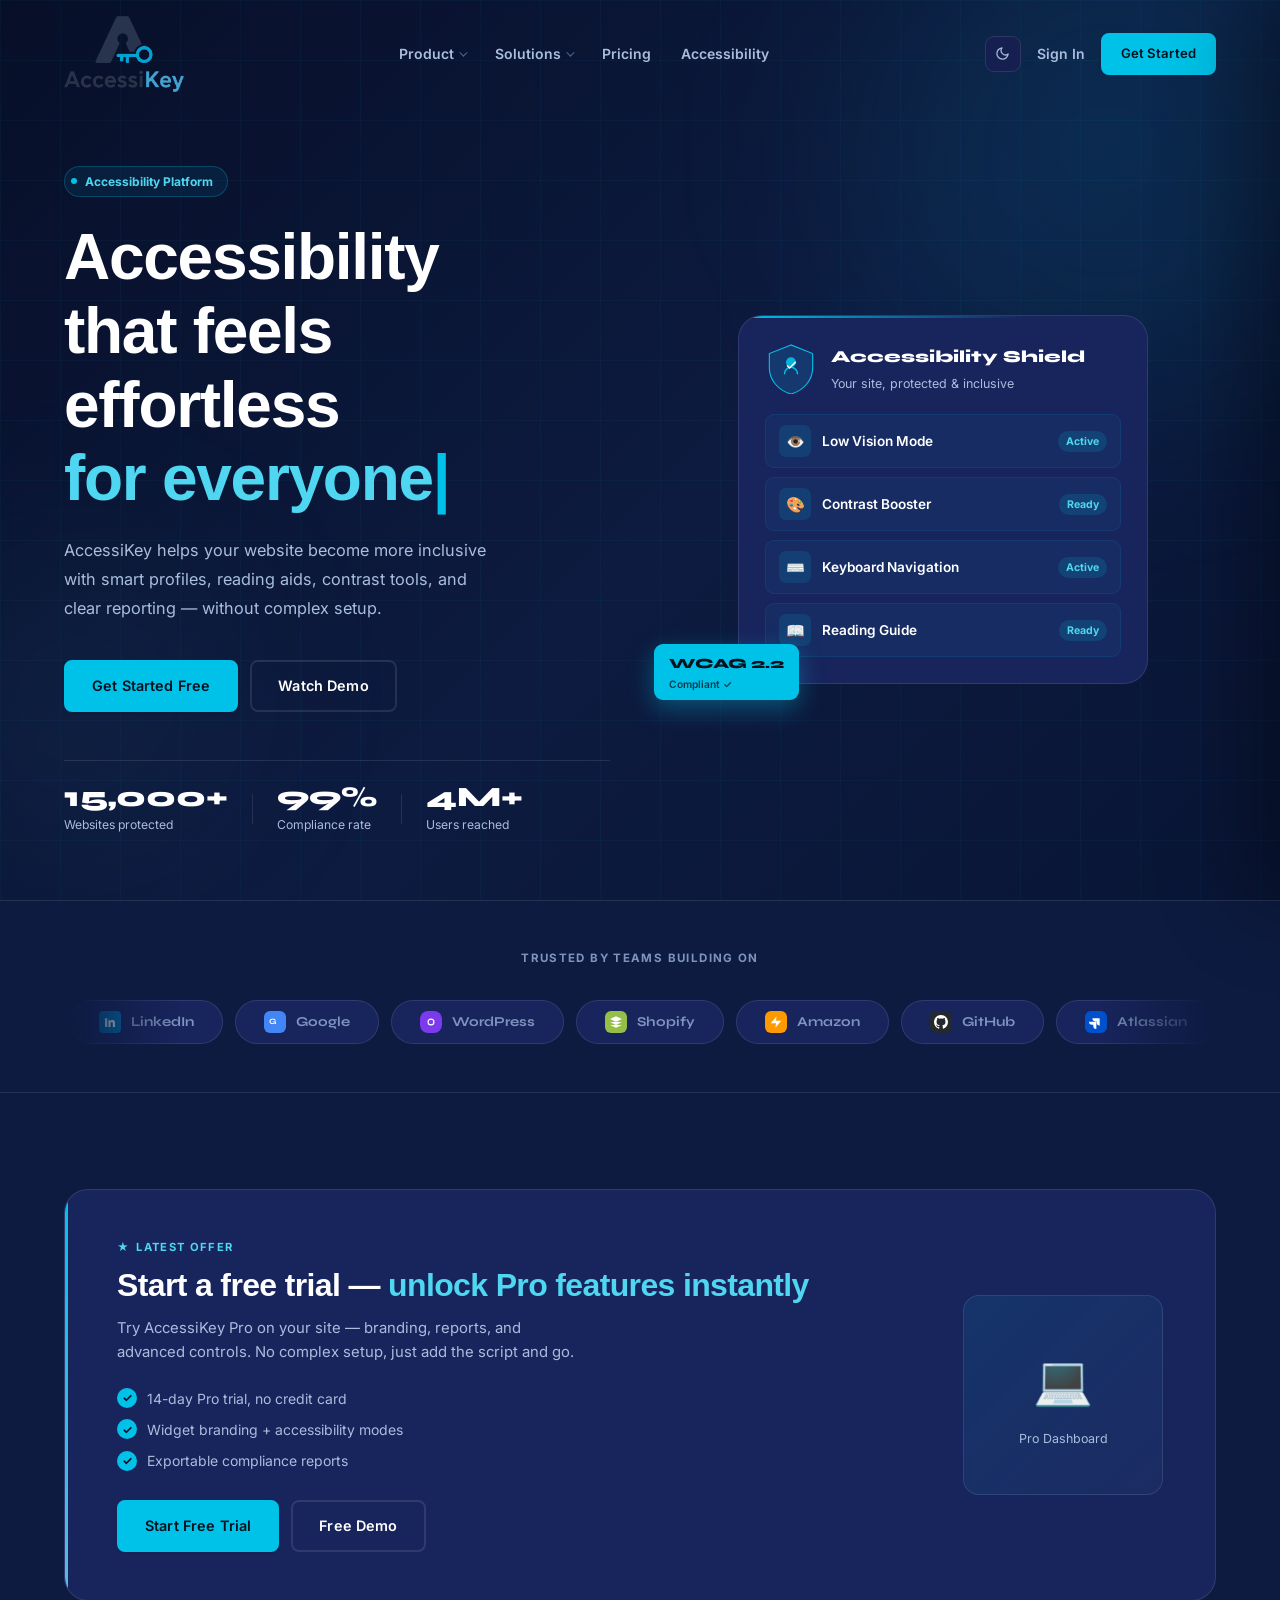
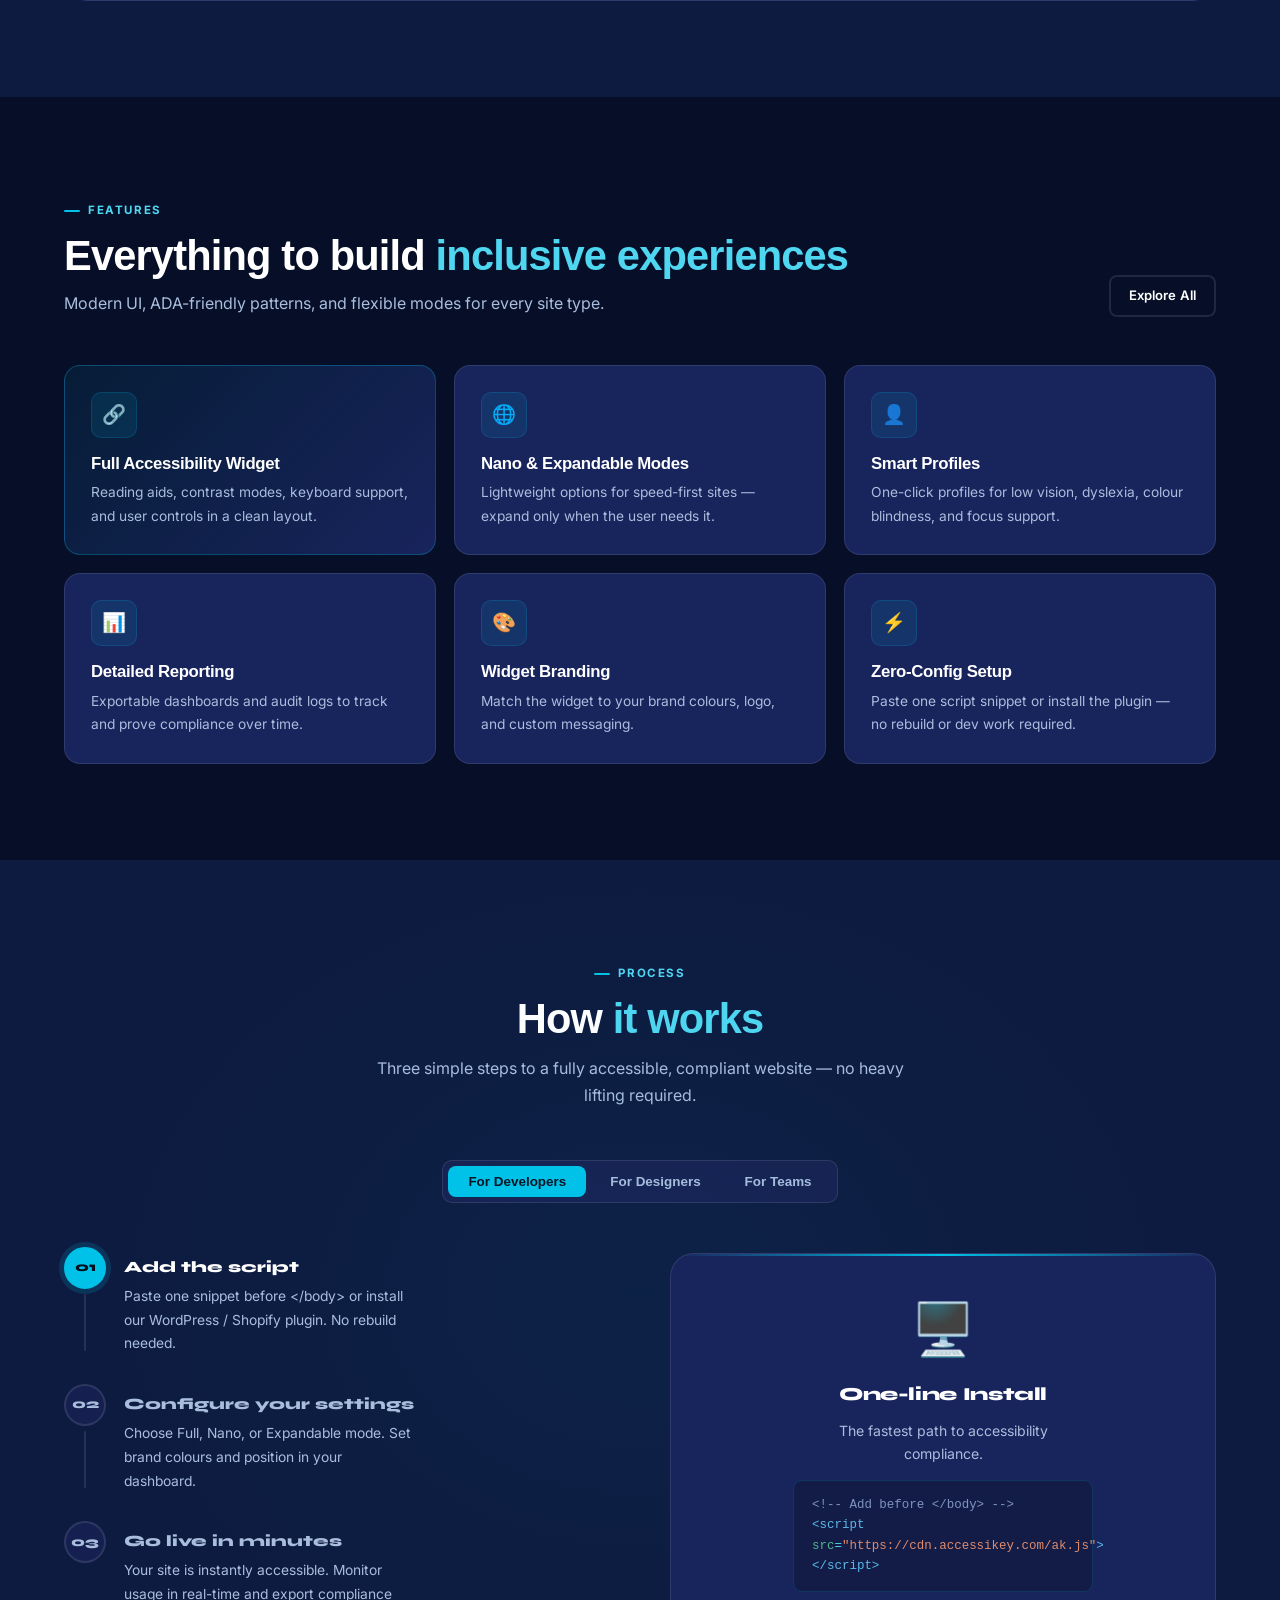
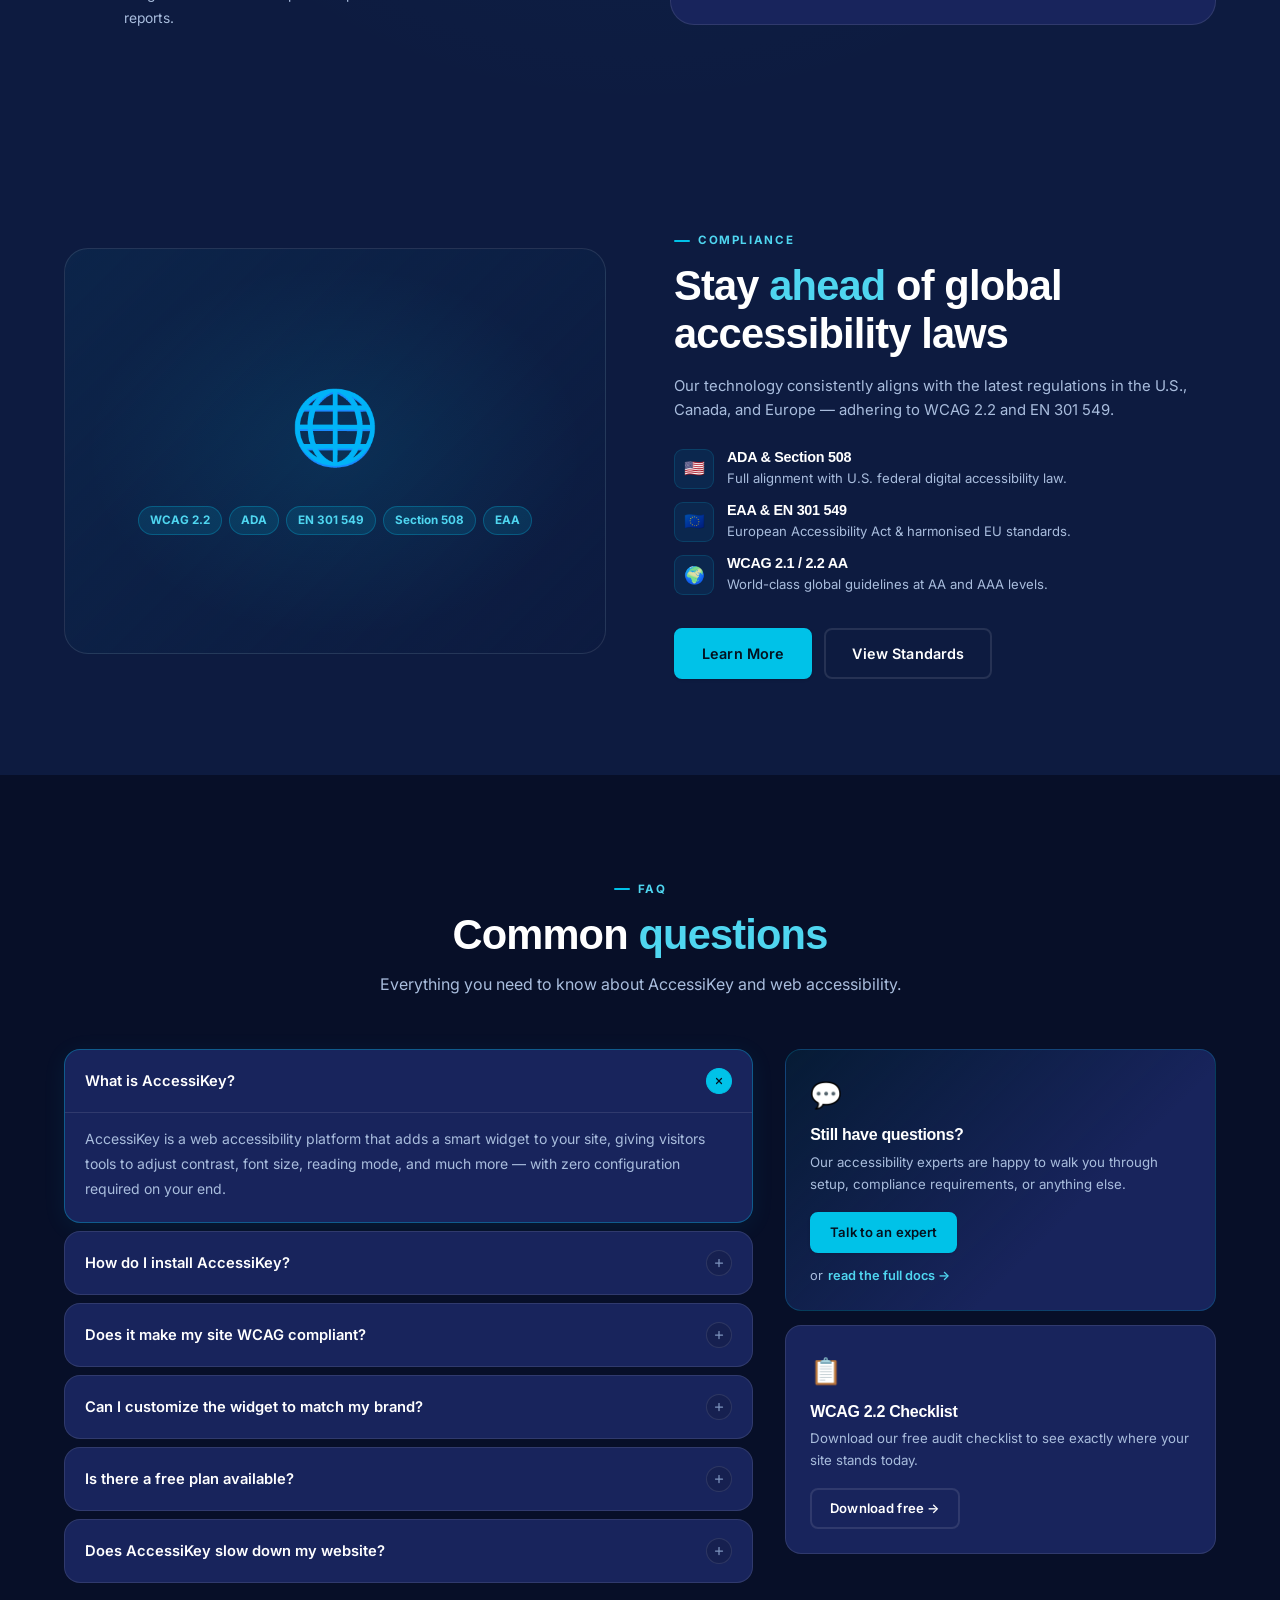
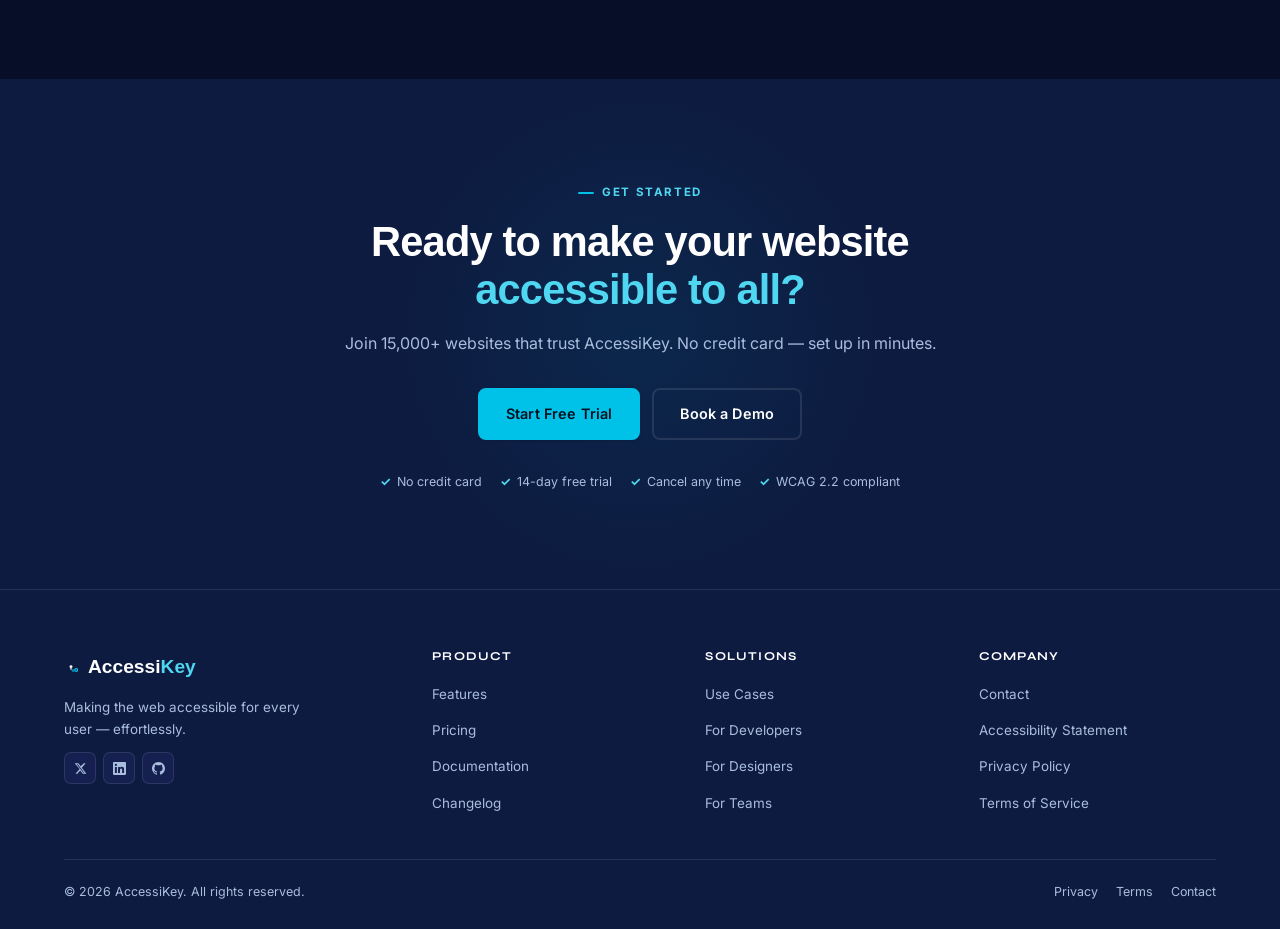
<file: index.html>
<!DOCTYPE html>
<html lang="en" data-theme="dark">
<head>
  <meta charset="UTF-8"/>
  <meta name="viewport" content="width=device-width, initial-scale=1.0"/>
  <meta name="description" content="AccessiKey — Accessibility that feels effortless for everyone."/>
  <title>AccessiKey — Accessibility for Everyone</title>
  <link rel="preconnect" href="https://fonts.googleapis.com"/>
  <link rel="preconnect" href="https://fonts.gstatic.com" crossorigin/>
  <link href="https://fonts.googleapis.com/css2?family=Inter:wght@300;400;500;600;700&family=Syne:wght@700;800&display=swap" rel="stylesheet"/>
  <link rel="stylesheet" href="assets/css/style.css"/>
</head>
<body>

<!-- ===== NAV ===== -->
<nav class="site-nav" id="mainNav">
  <div class="container">
    <div class="nav-inner">
      <a href="index.html" class="nav-logo" aria-label="AccessiKey Home">
       <img src="assets/images/logo.png" alt="" class=".nav-logo-icon">
      </a>

      <ul class="nav-links">
        <li class="has-dropdown">
          <a href="#features">Product</a>
          <div class="nav-dropdown">
            <div class="dropdown-col">
              <div class="dropdown-label">Features</div>
              <a href="accessibility-widget.html" class="dropdown-item">
                <span class="di-icon">🔗</span>
                <span><strong>Accessibility Widget</strong>Reading aids &amp; contrast tools</span>
              </a>
              <a href="smart-profiles.html" class="dropdown-item">
                <span class="di-icon">👤</span>
                <span><strong>Smart Profiles</strong><br>One-click accessibility modes</span>
              </a>
              <a href="reporting.html" class="dropdown-item">
                <span class="di-icon">📊</span>
                <span><strong>Reporting</strong><br>Audit logs &amp; compliance exports</span>
              </a>
            </div>
            <div class="dropdown-col">
              <div class="dropdown-label">Integrations</div>
              <a href="zero-config-setup.html" class="dropdown-item">
                <span class="di-icon">⚡</span>
                <span><strong>Zero-config Setup</strong><br>One script tag install</span>
              </a>
              <a href="all-platforms.html" class="dropdown-item">
                <span class="di-icon">🌐</span>
                <span><strong>All Platforms</strong><br>WordPress, Shopify &amp; more</span>
              </a>
            </div>
          </div>
        </li>
        <li class="has-dropdown">
          <a href="#how-it-works">Solutions</a>
          <div class="nav-dropdown">
            <div class="dropdown-col">
              <div class="dropdown-label">By Role</div>
              <a href="#how-it-works" class="dropdown-item">
                <span class="di-icon">👨‍💻</span>
                <span><strong>Developers</strong><br>Quick install, zero config</span>
              </a>
              <a href="#how-it-works" class="dropdown-item">
                <span class="di-icon">🎨</span>
                <span><strong>Designers</strong><br>Contrast checker &amp; profiles</span>
              </a>
              <a href="#how-it-works" class="dropdown-item">
                <span class="di-icon">🏢</span>
                <span><strong>Teams</strong><br>Dashboard &amp; reporting</span>
              </a>
              <a href="use-cases.html" class="dropdown-item">
                <span class="di-icon">📁</span>
                <span><strong>Use Cases</strong><br>See AccessiKey in action</span>
              </a>
            </div>
          </div>
        </li>
        <li><a href="pricing.html">Pricing</a></li>
        <li><a href="accessibility-statement.html">Accessibility</a></li>
      </ul>

      <div class="nav-cta">
        <button class="theme-toggle" id="themeToggle" aria-label="Switch to light mode">
          <!-- Moon icon (shown in dark mode) -->
          <svg class="icon-moon" width="15" height="15" viewBox="0 0 24 24" fill="none" stroke="currentColor" stroke-width="2" stroke-linecap="round" stroke-linejoin="round"><path d="M21 12.79A9 9 0 1 1 11.21 3 7 7 0 0 0 21 12.79z"/></svg>
          <!-- Sun icon (shown in light mode) -->
          <svg class="icon-sun" width="15" height="15" viewBox="0 0 24 24" fill="none" stroke="currentColor" stroke-width="2" stroke-linecap="round" stroke-linejoin="round" style="display:none"><circle cx="12" cy="12" r="4" fill="currentColor" stroke="none"/><line x1="12" y1="2" x2="12" y2="5"/><line x1="12" y1="19" x2="12" y2="22"/><line x1="4.22" y1="4.22" x2="6.34" y2="6.34"/><line x1="17.66" y1="17.66" x2="19.78" y2="19.78"/><line x1="2" y1="12" x2="5" y2="12"/><line x1="19" y1="12" x2="22" y2="12"/><line x1="4.22" y1="19.78" x2="6.34" y2="17.66"/><line x1="17.66" y1="6.34" x2="19.78" y2="4.22"/></svg>
        </button>
        <a href="#" class="link-signin">Sign In</a>
        <a href="#get-started" class="btn btn-primary btn-sm">Get Started</a>
      </div>

      <button class="nav-toggle" id="navToggle" aria-label="Open menu" aria-expanded="false">
        <span></span><span></span><span></span>
      </button>
    </div>
  </div>
</nav>

<!-- ===== MOBILE NAV — redesigned accordion drawer ===== -->
<div class="mobile-nav" id="mobileNav" aria-hidden="true" role="dialog" aria-label="Navigation menu">
  <div class="mobile-nav-header">
    <a href="index.html" class="nav-logo" aria-label="AccessiKey Home">
      <svg class="nav-logo-icon" viewBox="0 0 40 40" fill="none" aria-hidden="true">
        <path d="M20 4L7 34h7.4l2.7-6.5h5.8L25.6 34H33L20 4z" fill="#0D1B40"/>
        <circle cx="20" cy="19" r="4.2" fill="#FFFFFF"/>
        <rect x="18.4" y="22" width="3.2" height="6" fill="#FFFFFF"/>
        <rect x="21" y="27" width="11" height="3" rx="1.5" fill="#00C2E8"/>
        <circle cx="35" cy="28.5" r="5.5" fill="#00C2E8"/>
        <circle cx="35" cy="28.5" r="2.3" fill="#0D1B40"/>
        <rect x="23" y="30" width="2" height="3.5" rx="0.6" fill="#00C2E8"/>
        <rect x="26.5" y="30" width="2" height="3.5" rx="0.6" fill="#00C2E8"/>
      </svg>
      <span class="nav-logo-text"><span class="ak-strong">Accessi</span><span class="ak-cyan">Key</span></span>
    </a>
    <button class="mobile-nav-close" id="navClose" aria-label="Close menu">
      <svg width="18" height="18" viewBox="0 0 24 24" fill="none" stroke="currentColor" stroke-width="2" stroke-linecap="round"><line x1="18" y1="6" x2="6" y2="18"/><line x1="6" y1="6" x2="18" y2="18"/></svg>
    </button>
  </div>

  <div class="mobile-nav-body">
    <!-- Product accordion -->
    <div class="mobile-nav-section" id="mobileProduct">
      <button class="mobile-nav-toggle" aria-expanded="false">
        Product
        <span class="mobile-nav-toggle-icon">
          <svg viewBox="0 0 24 24" fill="none" stroke="currentColor" stroke-width="2.5" stroke-linecap="round"><line x1="12" y1="5" x2="12" y2="19"/><line x1="5" y1="12" x2="19" y2="12"/></svg>
        </span>
      </button>
      <div class="mobile-nav-submenu">
        <div class="mobile-nav-sub-label">Features</div>
        <a href="accessibility-widget.html" class="mobile-nav-sub-link">
          <span class="msub-icon">🔗</span> Accessibility Widget
        </a>
        <a href="smart-profiles.html" class="mobile-nav-sub-link">
          <span class="msub-icon">👤</span> Smart Profiles
        </a>
        <a href="reporting.html" class="mobile-nav-sub-link">
          <span class="msub-icon">📊</span> Reporting
        </a>
        <div class="mobile-nav-sub-label">Integrations</div>
        <a href="zero-config-setup.html" class="mobile-nav-sub-link">
          <span class="msub-icon">⚡</span> Zero-config Setup
        </a>
        <a href="all-platforms.html" class="mobile-nav-sub-link">
          <span class="msub-icon">🌐</span> All Platforms
        </a>
        <a href="use-cases.html" class="mobile-nav-sub-link">
          <span class="msub-icon">📁</span> Use Cases
        </a>
      </div>
    </div>

    <!-- Solutions accordion -->
    <div class="mobile-nav-section" id="mobileSolutions">
      <button class="mobile-nav-toggle" aria-expanded="false">
        Solutions
        <span class="mobile-nav-toggle-icon">
          <svg viewBox="0 0 24 24" fill="none" stroke="currentColor" stroke-width="2.5" stroke-linecap="round"><line x1="12" y1="5" x2="12" y2="19"/><line x1="5" y1="12" x2="19" y2="12"/></svg>
        </span>
      </button>
      <div class="mobile-nav-submenu">
        <div class="mobile-nav-sub-label">By Role</div>
        <a href="#how-it-works" class="mobile-nav-sub-link">
          <span class="msub-icon">👨‍💻</span> For Developers
        </a>
        <a href="#how-it-works" class="mobile-nav-sub-link">
          <span class="msub-icon">🎨</span> For Designers
        </a>
        <a href="#how-it-works" class="mobile-nav-sub-link">
          <span class="msub-icon">🏢</span> For Teams
        </a>
      </div>
    </div>

    <!-- Flat links -->
    <div class="mobile-nav-flat">
      <a href="pricing.html" class="mobile-nav-flat-link">Pricing</a>
      <a href="accessibility-statement.html" class="mobile-nav-flat-link">Accessibility</a>
    </div>
  </div>

  <div class="mobile-nav-footer">
    <div class="mobile-nav-theme-row">
      <span class="mobile-nav-theme-label">Appearance</span>
      <button class="mobile-theme-toggle" id="mobileThemeToggle" aria-label="Toggle theme"></button>
    </div>
    <a href="#" class="btn btn-ghost btn-full">Sign In</a>
    <a href="#get-started" class="btn btn-primary btn-full">Get Started Free</a>
  </div>
</div>
<div class="mobile-nav-backdrop" id="mobileNavBackdrop"></div>

<!-- ===== HERO ===== -->
<section class="hero" id="home">
  <div class="hero-bg"></div>
  <div class="hero-grid"></div>
  <div class="hero-orb hero-orb-1"></div>
  <div class="hero-orb hero-orb-2"></div>
  <div class="container">
    <div class="hero-inner">
      <div class="hero-content">
        <div class="hero-pill">
          <span class="dot"></span>
          Accessibility Platform
        </div>
        <h1 class="hero-h1">
          Accessibility<br>
          that feels effortless<br>
          <span class="highlight">for <span class="hero-type">everyone</span><span class="hero-cursor">|</span></span>
        </h1>
        <p class="hero-desc">AccessiKey helps your website become more inclusive with smart profiles, reading aids, contrast tools, and clear reporting — without complex setup.</p>
        <div class="hero-actions">
          <a href="#get-started" class="btn btn-primary">Get Started Free</a>
          <a href="#demo" class="btn btn-secondary">Watch Demo</a>
        </div>
        <div class="hero-stats">
          <div class="stat-item">
            <div class="stat-num"><span data-count="15000" data-suffix="+">0+</span></div>
            <div class="stat-label">Websites protected</div>
          </div>
          <div class="stat-divider"></div>
          <div class="stat-item">
            <div class="stat-num"><span data-count="99" data-suffix="%">0%</span></div>
            <div class="stat-label">Compliance rate</div>
          </div>
          <div class="stat-divider"></div>
          <div class="stat-item">
            <div class="stat-num"><span data-count="4" data-suffix="M+">0</span></div>
            <div class="stat-label">Users reached</div>
          </div>
        </div>
      </div>

      <div class="hero-visual">
        <div class="hero-card">
          <div class="hero-card-top">
            <div class="card-shield">
              <svg viewBox="0 0 72 72" fill="none" xmlns="http://www.w3.org/2000/svg">
                <path d="M36 4L6 16v20c0 16 12 31 30 36 18-5 30-20 30-36V16L36 4z" fill="rgba(0,194,232,0.12)" stroke="#00C2E8" stroke-width="1.5"/>
                <circle cx="36" cy="28" r="7" fill="#00C2E8" opacity="0.9"/>
                <path d="M27 44c0-5 4-9 9-9s9 4 9 9" stroke="#00C2E8" stroke-width="2" stroke-linecap="round"/>
                <path d="M31 33l3 3 8-8" stroke="white" stroke-width="1.8" stroke-linecap="round" stroke-linejoin="round"/>
              </svg>
            </div>
            <div>
              <div class="card-title">Accessibility Shield</div>
              <div class="card-sub">Your site, protected &amp; inclusive</div>
            </div>
          </div>
          <div class="card-features">
            <div class="card-feat"><div class="card-feat-icon">👁️</div><div class="card-feat-text">Low Vision Mode</div><div class="card-feat-badge">Active</div></div>
            <div class="card-feat"><div class="card-feat-icon">🎨</div><div class="card-feat-text">Contrast Booster</div><div class="card-feat-badge">Ready</div></div>
            <div class="card-feat"><div class="card-feat-icon">⌨️</div><div class="card-feat-text">Keyboard Navigation</div><div class="card-feat-badge">Active</div></div>
            <div class="card-feat"><div class="card-feat-icon">📖</div><div class="card-feat-text">Reading Guide</div><div class="card-feat-badge">Ready</div></div>
          </div>
        </div>
        <div class="hero-badge">WCAG 2.2<small>Compliant ✓</small></div>
      </div>
    </div>
  </div>
</section>

<!-- ===== PARTNER LOGO CAROUSEL ===== -->
<section class="partners-section" id="platform">
  <div class="container">
    <div class="partners-header reveal">
      <p class="partners-label">Trusted by teams building on</p>
    </div>
    <div class="partners-track-wrap">
      <div class="partners-track" id="partnersTrack">
        <!-- Set A -->
        <div class="partner-logo">
          <span class="partner-logo-icon" style="background:#0073b1;border-radius:4px;">
            <svg width="14" height="14" viewBox="0 0 24 24" fill="white"><path d="M20.447 20.452h-3.554v-5.569c0-1.328-.027-3.037-1.852-3.037-1.853 0-2.136 1.445-2.136 2.939v5.667H9.351V9h3.414v1.561h.046c.477-.9 1.637-1.85 3.37-1.85 3.601 0 4.267 2.37 4.267 5.455v6.286z"/><circle cx="5.337" cy="7.433" r="2.062" fill="white"/><rect x="3.555" y="9" width="3.56" height="11.452" fill="white"/></svg>
          </span>
          LinkedIn
        </div>
        <div class="partner-logo">
          <span class="partner-logo-icon" style="background:#4285F4;border-radius:6px;">
            <svg width="14" height="14" viewBox="0 0 24 24" fill="white"><text x="2" y="16" font-size="14" font-weight="bold">G</text></svg>
          </span>
          Google
        </div>
        <div class="partner-logo">
          <span class="partner-logo-icon" style="background:#7C3AED;border-radius:8px;">
            <svg width="14" height="14" viewBox="0 0 24 24" fill="white"><circle cx="12" cy="12" r="5" stroke="white" stroke-width="2" fill="none"/><path d="M12 2v2M12 20v2M4.22 4.22l1.42 1.42M18.36 18.36l1.42 1.42M2 12h2M20 12h2M4.22 19.78l1.42-1.42M18.36 5.64l1.42-1.42" stroke-width="2"/></svg>
          </span>
          WordPress
        </div>
        <div class="partner-logo">
          <span class="partner-logo-icon" style="background:#96BF48;border-radius:6px;">
            <svg width="14" height="14" viewBox="0 0 24 24" fill="white"><path d="M12 2L2 7l10 5 10-5-10-5zM2 17l10 5 10-5M2 12l10 5 10-5"/></svg>
          </span>
          Shopify
        </div>
        <div class="partner-logo">
          <span class="partner-logo-icon" style="background:#FF9900;border-radius:6px;">
            <svg width="14" height="14" viewBox="0 0 24 24" fill="white"><path d="M13 2L3 14h9l-1 8 10-12h-9l1-8z"/></svg>
          </span>
          Amazon
        </div>
        <div class="partner-logo">
          <span class="partner-logo-icon" style="background:#24292e;border-radius:6px;">
            <svg width="14" height="14" viewBox="0 0 24 24" fill="white"><path d="M12 0C5.37 0 0 5.37 0 12c0 5.3 3.44 9.8 8.21 11.39.6.11.82-.26.82-.58v-2.03c-3.34.72-4.04-1.61-4.04-1.61-.54-1.38-1.33-1.75-1.33-1.75-1.09-.74.08-.73.08-.73 1.2.08 1.84 1.24 1.84 1.24 1.07 1.83 2.81 1.3 3.5.99.11-.78.42-1.3.76-1.6-2.67-.3-5.47-1.33-5.47-5.93 0-1.31.47-2.38 1.24-3.22-.12-.3-.54-1.52.12-3.18 0 0 1.01-.32 3.3 1.23a11.5 11.5 0 013.01-.4c1.02.005 2.05.138 3.01.4 2.29-1.55 3.3-1.23 3.3-1.23.66 1.66.24 2.88.12 3.18.77.84 1.24 1.91 1.24 3.22 0 4.61-2.81 5.63-5.48 5.92.43.37.82 1.1.82 2.22v3.29c0 .32.21.69.82.57C20.565 21.795 24 17.295 24 12c0-6.63-5.37-12-12-12z"/></svg>
          </span>
          GitHub
        </div>
        <div class="partner-logo">
          <span class="partner-logo-icon" style="background:#0052CC;border-radius:6px;">
            <svg width="14" height="14" viewBox="0 0 24 24" fill="white"><path d="M11.571 11.513H0a5.218 5.218 0 0 0 5.232 5.215h2.13v2.057A5.215 5.215 0 0 0 12.575 24V12.518a1.005 1.005 0 0 0-1.005-1.005zm5.723-5.756H5.757a5.215 5.215 0 0 0 5.215 5.214h2.129v2.058a5.218 5.218 0 0 0 5.215 5.214V6.762a1.005 1.005 0 0 0-1.022-1.005z"/></svg>
          </span>
          Atlassian
        </div>
        <div class="partner-logo">
          <span class="partner-logo-icon" style="background:#E44D26;border-radius:6px;">
            <svg width="14" height="14" viewBox="0 0 24 24" fill="white"><path d="M5.08 0L3 21.23 12 24l9-2.77L18.92 0H5.08zM16 6.67H8.5l.2 2.67H15.8l-.6 6.32-3.2.87-3.2-.87-.2-2.67h2.6l.1 1.33 .7.2.7-.2.2-2.67H7.4L6.8 5H17.2L16 6.67z"/></svg>
          </span>
          HTML5
        </div>
        <!-- Set B (duplicate for seamless loop) -->
        <div class="partner-logo">
          <span class="partner-logo-icon" style="background:#0073b1;border-radius:4px;">
            <svg width="14" height="14" viewBox="0 0 24 24" fill="white"><path d="M20.447 20.452h-3.554v-5.569c0-1.328-.027-3.037-1.852-3.037-1.853 0-2.136 1.445-2.136 2.939v5.667H9.351V9h3.414v1.561h.046c.477-.9 1.637-1.85 3.37-1.85 3.601 0 4.267 2.37 4.267 5.455v6.286z"/><circle cx="5.337" cy="7.433" r="2.062" fill="white"/><rect x="3.555" y="9" width="3.56" height="11.452" fill="white"/></svg>
          </span>
          LinkedIn
        </div>
        <div class="partner-logo">
          <span class="partner-logo-icon" style="background:#4285F4;border-radius:6px;">
            <svg width="14" height="14" viewBox="0 0 24 24" fill="white"><text x="2" y="16" font-size="14" font-weight="bold">G</text></svg>
          </span>
          Google
        </div>
        <div class="partner-logo">
          <span class="partner-logo-icon" style="background:#7C3AED;border-radius:8px;">
            <svg width="14" height="14" viewBox="0 0 24 24" fill="white"><circle cx="12" cy="12" r="5" stroke="white" stroke-width="2" fill="none"/><path d="M12 2v2M12 20v2M4.22 4.22l1.42 1.42M18.36 18.36l1.42 1.42M2 12h2M20 12h2M4.22 19.78l1.42-1.42M18.36 5.64l1.42-1.42" stroke-width="2"/></svg>
          </span>
          WordPress
        </div>
        <div class="partner-logo">
          <span class="partner-logo-icon" style="background:#96BF48;border-radius:6px;">
            <svg width="14" height="14" viewBox="0 0 24 24" fill="white"><path d="M12 2L2 7l10 5 10-5-10-5zM2 17l10 5 10-5M2 12l10 5 10-5"/></svg>
          </span>
          Shopify
        </div>
        <div class="partner-logo">
          <span class="partner-logo-icon" style="background:#FF9900;border-radius:6px;">
            <svg width="14" height="14" viewBox="0 0 24 24" fill="white"><path d="M13 2L3 14h9l-1 8 10-12h-9l1-8z"/></svg>
          </span>
          Amazon
        </div>
        <div class="partner-logo">
          <span class="partner-logo-icon" style="background:#24292e;border-radius:6px;">
            <svg width="14" height="14" viewBox="0 0 24 24" fill="white"><path d="M12 0C5.37 0 0 5.37 0 12c0 5.3 3.44 9.8 8.21 11.39.6.11.82-.26.82-.58v-2.03c-3.34.72-4.04-1.61-4.04-1.61-.54-1.38-1.33-1.75-1.33-1.75-1.09-.74.08-.73.08-.73 1.2.08 1.84 1.24 1.84 1.24 1.07 1.83 2.81 1.3 3.5.99.11-.78.42-1.3.76-1.6-2.67-.3-5.47-1.33-5.47-5.93 0-1.31.47-2.38 1.24-3.22-.12-.3-.54-1.52.12-3.18 0 0 1.01-.32 3.3 1.23a11.5 11.5 0 013.01-.4c1.02.005 2.05.138 3.01.4 2.29-1.55 3.3-1.23 3.3-1.23.66 1.66.24 2.88.12 3.18.77.84 1.24 1.91 1.24 3.22 0 4.61-2.81 5.63-5.48 5.92.43.37.82 1.1.82 2.22v3.29c0 .32.21.69.82.57C20.565 21.795 24 17.295 24 12c0-6.63-5.37-12-12-12z"/></svg>
          </span>
          GitHub
        </div>
        <div class="partner-logo">
          <span class="partner-logo-icon" style="background:#0052CC;border-radius:6px;">
            <svg width="14" height="14" viewBox="0 0 24 24" fill="white"><path d="M11.571 11.513H0a5.218 5.218 0 0 0 5.232 5.215h2.13v2.057A5.215 5.215 0 0 0 12.575 24V12.518a1.005 1.005 0 0 0-1.005-1.005zm5.723-5.756H5.757a5.215 5.215 0 0 0 5.215 5.214h2.129v2.058a5.218 5.218 0 0 0 5.215 5.214V6.762a1.005 1.005 0 0 0-1.022-1.005z"/></svg>
          </span>
          Atlassian
        </div>
        <div class="partner-logo">
          <span class="partner-logo-icon" style="background:#E44D26;border-radius:6px;">
            <svg width="14" height="14" viewBox="0 0 24 24" fill="white"><path d="M5.08 0L3 21.23 12 24l9-2.77L18.92 0H5.08zM16 6.67H8.5l.2 2.67H15.8l-.6 6.32-3.2.87-3.2-.87-.2-2.67h2.6l.1 1.33 .7.2.7-.2.2-2.67H7.4L6.8 5H17.2L16 6.67z"/></svg>
          </span>
          HTML5
        </div>
      </div>
    </div>
  </div>
</section>

<!-- ===== FREE TRIAL ===== -->
<section class="section section-alt" id="trial">
  <div class="container">
    <div class="offer-inner reveal">
      <div class="offer-content">
        <div class="offer-tag">Latest Offer</div>
        <h2 class="offer-heading">Start a free trial — <span class="highlight">unlock Pro features instantly</span></h2>
        <p class="offer-desc">Try AccessiKey Pro on your site — branding, reports, and advanced controls. No complex setup, just add the script and go.</p>
        <ul class="offer-bullets">
          <li>14-day Pro trial, no credit card</li>
          <li>Widget branding + accessibility modes</li>
          <li>Exportable compliance reports</li>
        </ul>
        <div class="offer-actions">
          <a href="#" class="btn btn-primary">Start Free Trial</a>
          <a href="#" class="btn btn-secondary">Free Demo</a>
        </div>
      </div>
      <div class="offer-img-box">
        <span class="big-icon">💻</span>
        <p>Pro Dashboard</p>
      </div>
    </div>
  </div>
</section>

<!-- ===== FEATURES ===== -->
<section class="section" id="features">
  <div class="container">
    <div class="section-header reveal">
      <div class="text">
        <span class="eyebrow">Features</span>
        <h2>Everything to build <span class="highlight">inclusive experiences</span></h2>
        <p>Modern UI, ADA-friendly patterns, and flexible modes for every site type.</p>
      </div>
      <a href="#" class="btn btn-secondary btn-sm">Explore All</a>
    </div>
    <div class="features-grid">
      <article class="feat-card featured reveal reveal-delay-1">
        <div class="feat-icon">🔗</div>
        <h4>Full Accessibility Widget</h4>
        <p>Reading aids, contrast modes, keyboard support, and user controls in a clean layout.</p>
      </article>
      <article class="feat-card reveal reveal-delay-2">
        <div class="feat-icon">🌐</div>
        <h4>Nano &amp; Expandable Modes</h4>
        <p>Lightweight options for speed-first sites — expand only when the user needs it.</p>
      </article>
      <article class="feat-card reveal reveal-delay-3">
        <div class="feat-icon">👤</div>
        <h4>Smart Profiles</h4>
        <p>One-click profiles for low vision, dyslexia, colour blindness, and focus support.</p>
      </article>
      <article class="feat-card reveal reveal-delay-1">
        <div class="feat-icon">📊</div>
        <h4>Detailed Reporting</h4>
        <p>Exportable dashboards and audit logs to track and prove compliance over time.</p>
      </article>
      <article class="feat-card reveal reveal-delay-2">
        <div class="feat-icon">🎨</div>
        <h4>Widget Branding</h4>
        <p>Match the widget to your brand colours, logo, and custom messaging.</p>
      </article>
      <article class="feat-card reveal reveal-delay-3">
        <div class="feat-icon">⚡</div>
        <h4>Zero-Config Setup</h4>
        <p>Paste one script snippet or install the plugin — no rebuild or dev work required.</p>
      </article>
    </div>
  </div>
</section>

<!-- ===== HOW IT WORKS ===== -->
<section class="section how-section" id="how-it-works">
  <div class="container">
    <div class="how-header reveal">
      <span class="eyebrow">Process</span>
      <h2>How <span class="highlight">it works</span></h2>
      <p>Three simple steps to a fully accessible, compliant website — no heavy lifting required.</p>
    </div>

    <div class="hiw-tabs reveal" id="hiwTabs">
      <button class="hiw-tab active" data-tab="0">For Developers</button>
      <button class="hiw-tab" data-tab="1">For Designers</button>
      <button class="hiw-tab" data-tab="2">For Teams</button>
    </div>

    <div class="hiw-content active" id="hiwContent0">
      <div class="hiw-steps" id="hiwSteps0">
        <div class="hiw-step active" data-panel="0">
          <div class="hiw-step-line"><div class="hiw-step-dot">01</div><div class="hiw-step-connector"></div></div>
          <div class="hiw-step-body"><div class="hiw-step-title">Add the script</div><div class="hiw-step-desc">Paste one snippet before &lt;/body&gt; or install our WordPress / Shopify plugin. No rebuild needed.</div></div>
        </div>
        <div class="hiw-step" data-panel="1">
          <div class="hiw-step-line"><div class="hiw-step-dot">02</div><div class="hiw-step-connector"></div></div>
          <div class="hiw-step-body"><div class="hiw-step-title">Configure your settings</div><div class="hiw-step-desc">Choose Full, Nano, or Expandable mode. Set brand colours and position in your dashboard.</div></div>
        </div>
        <div class="hiw-step" data-panel="2">
          <div class="hiw-step-line"><div class="hiw-step-dot">03</div><div class="hiw-step-connector"></div></div>
          <div class="hiw-step-body"><div class="hiw-step-title">Go live in minutes</div><div class="hiw-step-desc">Your site is instantly accessible. Monitor usage in real-time and export compliance reports.</div></div>
        </div>
      </div>
      <div class="hiw-visual">
        <div class="hiw-visual-card">
          <div class="hiw-panel active" id="hiwPanel0-0"><div class="hiw-icon-big">🖥️</div><h4>One-line Install</h4><p>The fastest path to accessibility compliance.</p><div class="hiw-code"><span class="cc">&lt;!-- Add before &lt;/body&gt; --&gt;</span><br><span class="ck">&lt;script</span> <span class="cv">src</span>=<span class="cs">"https://cdn.accessikey.com/ak.js"</span><span class="ck">&gt;&lt;/script&gt;</span></div></div>
          <div class="hiw-panel" id="hiwPanel0-1"><div class="hiw-icon-big">⚙️</div><h4>Dashboard Settings</h4><p>Choose widget mode, colours, and position from a clean visual editor.</p></div>
          <div class="hiw-panel" id="hiwPanel0-2"><div class="hiw-icon-big">🚀</div><h4>Live in Minutes</h4><p>Real-time monitoring and compliance logs as soon as your site is live.</p></div>
        </div>
      </div>
    </div>

    <div class="hiw-content" id="hiwContent1">
      <div class="hiw-steps" id="hiwSteps1">
        <div class="hiw-step active" data-panel="0"><div class="hiw-step-line"><div class="hiw-step-dot">01</div><div class="hiw-step-connector"></div></div><div class="hiw-step-body"><div class="hiw-step-title">Check contrast ratios</div><div class="hiw-step-desc">Use the live contrast checker to verify every colour combination meets WCAG AA standards.</div></div></div>
        <div class="hiw-step" data-panel="1"><div class="hiw-step-line"><div class="hiw-step-dot">02</div><div class="hiw-step-connector"></div></div><div class="hiw-step-body"><div class="hiw-step-title">Apply smart profiles</div><div class="hiw-step-desc">Preview your design in dyslexia, high-contrast, and motion-free modes before handoff.</div></div></div>
        <div class="hiw-step" data-panel="2"><div class="hiw-step-line"><div class="hiw-step-dot">03</div><div class="hiw-step-connector"></div></div><div class="hiw-step-body"><div class="hiw-step-title">Brand the widget</div><div class="hiw-step-desc">Customise widget colours, position, and label language to perfectly match your design system.</div></div></div>
      </div>
      <div class="hiw-visual"><div class="hiw-visual-card">
        <div class="hiw-panel active" id="hiwPanel1-0"><div class="hiw-icon-big">🎨</div><h4>Contrast Checker</h4><p>Instant WCAG AA/AAA contrast analysis right in your browser.</p></div>
        <div class="hiw-panel" id="hiwPanel1-1"><div class="hiw-icon-big">👁️</div><h4>Profile Preview</h4><p>See your site exactly as users with visual impairments would see it.</p></div>
        <div class="hiw-panel" id="hiwPanel1-2"><div class="hiw-icon-big">✨</div><h4>Branded Widget</h4><p>A widget that feels like it belongs — because it does.</p></div>
      </div></div>
    </div>

    <div class="hiw-content" id="hiwContent2">
      <div class="hiw-steps" id="hiwSteps2">
        <div class="hiw-step active" data-panel="0"><div class="hiw-step-line"><div class="hiw-step-dot">01</div><div class="hiw-step-connector"></div></div><div class="hiw-step-body"><div class="hiw-step-title">Connect your workspace</div><div class="hiw-step-desc">Add all your sites to one central dashboard and invite your team with role-based access.</div></div></div>
        <div class="hiw-step" data-panel="1"><div class="hiw-step-line"><div class="hiw-step-dot">02</div><div class="hiw-step-connector"></div></div><div class="hiw-step-body"><div class="hiw-step-title">Monitor compliance</div><div class="hiw-step-desc">Track compliance scores across all sites and get instant alerts when issues are detected.</div></div></div>
        <div class="hiw-step" data-panel="2"><div class="hiw-step-line"><div class="hiw-step-dot">03</div><div class="hiw-step-connector"></div></div><div class="hiw-step-body"><div class="hiw-step-title">Export &amp; report</div><div class="hiw-step-desc">Generate VPAT and compliance documents for legal teams and clients in one click.</div></div></div>
      </div>
      <div class="hiw-visual"><div class="hiw-visual-card">
        <div class="hiw-panel active" id="hiwPanel2-0"><div class="hiw-icon-big">🏢</div><h4>Team Workspace</h4><p>Centralised control of all sites, roles, and compliance across your organisation.</p></div>
        <div class="hiw-panel" id="hiwPanel2-1"><div class="hiw-icon-big">📈</div><h4>Live Dashboard</h4><p>Real-time compliance scores and issue tracking across every property.</p></div>
        <div class="hiw-panel" id="hiwPanel2-2"><div class="hiw-icon-big">📄</div><h4>One-click Reports</h4><p>VPAT documents and audit trails generated instantly — ready for legal review.</p></div>
      </div></div>
    </div>
  </div>
</section>

<!-- ===== COMPLIANCE ===== -->
<section class="section section-alt" id="compliance">
  <div class="container">
    <div class="compliance-inner">
      <div class="compliance-visual reveal">
        <div class="compliance-img-box">
          <span class="compliance-globe">🌐</span>
          <div class="compliance-tag-row">
            <span class="comp-tag">WCAG 2.2</span>
            <span class="comp-tag">ADA</span>
            <span class="comp-tag">EN 301 549</span>
            <span class="comp-tag">Section 508</span>
            <span class="comp-tag">EAA</span>
          </div>
        </div>
      </div>
      <div class="compliance-content reveal reveal-delay-1">
        <span class="eyebrow">Compliance</span>
        <h2>Stay <span class="highlight">ahead</span> of global accessibility laws</h2>
        <p>Our technology consistently aligns with the latest regulations in the U.S., Canada, and Europe — adhering to WCAG 2.2 and EN 301 549.</p>
        <ul class="compliance-list">
          <li><div class="ci">🇺🇸</div><div class="ct"><h5>ADA &amp; Section 508</h5><p>Full alignment with U.S. federal digital accessibility law.</p></div></li>
          <li><div class="ci">🇪🇺</div><div class="ct"><h5>EAA &amp; EN 301 549</h5><p>European Accessibility Act &amp; harmonised EU standards.</p></div></li>
          <li><div class="ci">🌍</div><div class="ct"><h5>WCAG 2.1 / 2.2 AA</h5><p>World-class global guidelines at AA and AAA levels.</p></div></li>
        </ul>
        <div class="compliance-actions">
          <a href="#" class="btn btn-primary">Learn More</a>
          <a href="#" class="btn btn-secondary">View Standards</a>
        </div>
      </div>
    </div>
  </div>
</section>

<!-- ===== FAQ — polished redesign ===== -->
<section class="section faq-section" id="faq">
  <div class="container">
    <div class="faq-header reveal">
      <span class="eyebrow">FAQ</span>
      <h2>Common <span class="highlight">questions</span></h2>
      <p>Everything you need to know about AccessiKey and web accessibility.</p>
    </div>
    <div class="faq-layout reveal reveal-delay-1">
      <div class="faq-list">
        <div class="faq-item open">
          <button class="faq-question" aria-expanded="true">
            What is AccessiKey?
            <span class="faq-icon" aria-hidden="true">
              <svg width="12" height="12" viewBox="0 0 24 24" fill="none" stroke="currentColor" stroke-width="2.5" stroke-linecap="round"><line x1="12" y1="5" x2="12" y2="19"/><line x1="5" y1="12" x2="19" y2="12"/></svg>
            </span>
          </button>
          <div class="faq-answer">
            <div class="faq-answer-inner">AccessiKey is a web accessibility platform that adds a smart widget to your site, giving visitors tools to adjust contrast, font size, reading mode, and much more — with zero configuration required on your end.</div>
          </div>
        </div>
        <div class="faq-item">
          <button class="faq-question" aria-expanded="false">
            How do I install AccessiKey?
            <span class="faq-icon" aria-hidden="true"><svg width="12" height="12" viewBox="0 0 24 24" fill="none" stroke="currentColor" stroke-width="2.5" stroke-linecap="round"><line x1="12" y1="5" x2="12" y2="19"/><line x1="5" y1="12" x2="19" y2="12"/></svg></span>
          </button>
          <div class="faq-answer"><div class="faq-answer-inner">Paste a single JavaScript snippet before the closing &lt;/body&gt; tag. WordPress users get a one-click plugin that handles everything automatically.</div></div>
        </div>
        <div class="faq-item">
          <button class="faq-question" aria-expanded="false">
            Does it make my site WCAG compliant?
            <span class="faq-icon" aria-hidden="true"><svg width="12" height="12" viewBox="0 0 24 24" fill="none" stroke="currentColor" stroke-width="2.5" stroke-linecap="round"><line x1="12" y1="5" x2="12" y2="19"/><line x1="5" y1="12" x2="19" y2="12"/></svg></span>
          </button>
          <div class="faq-answer"><div class="faq-answer-inner">AccessiKey significantly improves your compliance score and addresses the majority of WCAG 2.1/2.2 AA criteria. For a fully audited certification, we recommend pairing the widget with a professional audit.</div></div>
        </div>
        <div class="faq-item">
          <button class="faq-question" aria-expanded="false">
            Can I customize the widget to match my brand?
            <span class="faq-icon" aria-hidden="true"><svg width="12" height="12" viewBox="0 0 24 24" fill="none" stroke="currentColor" stroke-width="2.5" stroke-linecap="round"><line x1="12" y1="5" x2="12" y2="19"/><line x1="5" y1="12" x2="19" y2="12"/></svg></span>
          </button>
          <div class="faq-answer"><div class="faq-answer-inner">Yes — Pro plans allow full branding: custom colors, logo, widget position, and even the language of all labels.</div></div>
        </div>
        <div class="faq-item">
          <button class="faq-question" aria-expanded="false">
            Is there a free plan available?
            <span class="faq-icon" aria-hidden="true"><svg width="12" height="12" viewBox="0 0 24 24" fill="none" stroke="currentColor" stroke-width="2.5" stroke-linecap="round"><line x1="12" y1="5" x2="12" y2="19"/><line x1="5" y1="12" x2="19" y2="12"/></svg></span>
          </button>
          <div class="faq-answer"><div class="faq-answer-inner">Absolutely. Our free tier covers essential accessibility features for up to one website. Upgrade to Pro for unlimited sites, reports, and advanced modes.</div></div>
        </div>
        <div class="faq-item">
          <button class="faq-question" aria-expanded="false">
            Does AccessiKey slow down my website?
            <span class="faq-icon" aria-hidden="true"><svg width="12" height="12" viewBox="0 0 24 24" fill="none" stroke="currentColor" stroke-width="2.5" stroke-linecap="round"><line x1="12" y1="5" x2="12" y2="19"/><line x1="5" y1="12" x2="19" y2="12"/></svg></span>
          </button>
          <div class="faq-answer"><div class="faq-answer-inner">No — the script loads asynchronously and has a minimal footprint (~12 KB gzipped). It won't affect your Core Web Vitals or Lighthouse score.</div></div>
        </div>
      </div>

      <div class="faq-aside">
        <div class="faq-cta-card">
          <div class="faq-cta-icon">💬</div>
          <h4>Still have questions?</h4>
          <p>Our accessibility experts are happy to walk you through setup, compliance requirements, or anything else.</p>
          <a href="#" class="btn btn-primary btn-sm">Talk to an expert</a>
          <div class="faq-still">or <a href="#">read the full docs →</a></div>
        </div>
        <div class="faq-download-card">
          <div class="faq-download-icon">📋</div>
          <h4>WCAG 2.2 Checklist</h4>
          <p>Download our free audit checklist to see exactly where your site stands today.</p>
          <a href="#" class="btn btn-secondary btn-sm">Download free →</a>
        </div>
      </div>
    </div>
  </div>
</section>

<!-- ===== CTA ===== -->
<section class="cta-banner" id="get-started">
  <div class="container">
    <div class="cta-inner reveal">
      <span class="eyebrow" style="justify-content:center;margin-bottom:16px">Get Started</span>
      <h2>Ready to make your website <span class="highlight">accessible to all?</span></h2>
      <p>Join 15,000+ websites that trust AccessiKey. No credit card — set up in minutes.</p>
      <div class="cta-actions">
        <a href="#trial" class="btn btn-primary">Start Free Trial</a>
        <a href="#demo" class="btn btn-secondary">Book a Demo</a>
      </div>
      <div class="trust-pills">
        <div class="trust-pill"><span class="ck">✓</span> No credit card</div>
        <div class="trust-pill"><span class="ck">✓</span> 14-day free trial</div>
        <div class="trust-pill"><span class="ck">✓</span> Cancel any time</div>
        <div class="trust-pill"><span class="ck">✓</span> WCAG 2.2 compliant</div>
      </div>
    </div>
  </div>
</section>

<!-- ===== FOOTER ===== -->
<footer class="site-footer">
  <div class="container">
    <div class="footer-inner">
      <div class="footer-top">
        <div class="footer-brand">
          <a href="index.html" class="nav-logo footer-logo" aria-label="AccessiKey Home">
            <svg class="nav-logo-icon" viewBox="0 0 40 40" fill="none" aria-hidden="true">
              <path d="M20 4L7 34h7.4l2.7-6.5h5.8L25.6 34H33L20 4z" fill="#0D1B40"/>
              <circle cx="20" cy="19" r="4.2" fill="#FFFFFF"/>
              <rect x="18.4" y="22" width="3.2" height="6" fill="#FFFFFF"/>
              <rect x="21" y="27" width="11" height="3" rx="1.5" fill="#00C2E8"/>
              <circle cx="35" cy="28.5" r="5.5" fill="#00C2E8"/>
              <circle cx="35" cy="28.5" r="2.3" fill="#0D1B40"/>
              <rect x="23" y="30" width="2" height="3.5" rx="0.6" fill="#00C2E8"/>
              <rect x="26.5" y="30" width="2" height="3.5" rx="0.6" fill="#00C2E8"/>
            </svg>
            <span class="nav-logo-text"><span class="ak-strong">Accessi</span><span class="ak-cyan">Key</span></span>
          </a>
          <p>Making the web accessible for every user — effortlessly.</p>
          <div class="footer-social">
            <a href="#" class="social-btn" aria-label="Twitter / X">
              <svg width="13" height="13" viewBox="0 0 24 24" fill="currentColor"><path d="M18.244 2.25h3.308l-7.227 8.26 8.502 11.24H16.17l-4.714-6.231-5.401 6.231H2.746l7.73-8.835L1.254 2.25H8.08l4.259 5.63L18.244 2.25zm-1.161 17.52h1.833L7.084 4.126H5.117L17.083 19.77z"/></svg>
            </a>
            <a href="#" class="social-btn" aria-label="LinkedIn">
              <svg width="13" height="13" viewBox="0 0 24 24" fill="currentColor"><path d="M20.447 20.452h-3.554v-5.569c0-1.328-.027-3.037-1.852-3.037-1.853 0-2.136 1.445-2.136 2.939v5.667H9.351V9h3.414v1.561h.046c.477-.9 1.637-1.85 3.37-1.85 3.601 0 4.267 2.37 4.267 5.455v6.286zM5.337 7.433a2.062 2.062 0 01-2.063-2.065 2.064 2.064 0 112.063 2.065zm1.782 13.019H3.555V9h3.564v11.452zM22.225 0H1.771C.792 0 0 .774 0 1.729v20.542C0 23.227.792 24 1.771 24h20.451C23.2 24 24 23.227 24 22.271V1.729C24 .774 23.2 0 22.222 0h.003z"/></svg>
            </a>
            <a href="#" class="social-btn" aria-label="GitHub">
              <svg width="13" height="13" viewBox="0 0 24 24" fill="currentColor"><path d="M12 0C5.374 0 0 5.373 0 12c0 5.302 3.438 9.8 8.207 11.387.599.111.793-.261.793-.577v-2.234c-3.338.726-4.033-1.416-4.033-1.416-.546-1.387-1.333-1.756-1.333-1.756-1.089-.745.083-.729.083-.729 1.205.084 1.839 1.237 1.839 1.237 1.07 1.834 2.807 1.304 3.492.997.107-.775.418-1.305.762-1.604-2.665-.305-5.467-1.334-5.467-5.931 0-1.311.469-2.381 1.236-3.221-.124-.303-.535-1.524.117-3.176 0 0 1.008-.322 3.301 1.23A11.509 11.509 0 0112 5.803c1.02.005 2.047.138 3.006.404 2.291-1.552 3.297-1.23 3.297-1.23.653 1.653.242 2.874.118 3.176.77.84 1.235 1.911 1.235 3.221 0 4.609-2.807 5.624-5.479 5.921.43.372.823 1.102.823 2.222v3.293c0 .319.192.694.801.576C20.566 21.797 24 17.3 24 12c0-6.627-5.373-12-12-12z"/></svg>
            </a>
          </div>
        </div>
        <div class="footer-col">
          <h5>Product</h5>
          <ul>
            <li><a href="#features">Features</a></li>
            <li><a href="pricing.html">Pricing</a></li>
            <li><a href="#">Documentation</a></li>
            <li><a href="#">Changelog</a></li>
          </ul>
        </div>
        <div class="footer-col">
          <h5>Solutions</h5>
          <ul>
            <li><a href="use-cases.html">Use Cases</a></li>
            <li><a href="#how-it-works">For Developers</a></li>
            <li><a href="#how-it-works">For Designers</a></li>
            <li><a href="#how-it-works">For Teams</a></li>
          </ul>
        </div>
        <div class="footer-col">
          <h5>Company</h5>
          <ul>
            <li><a href="contact.html">Contact</a></li>
            <li><a href="accessibility-statement.html">Accessibility Statement</a></li>
            <li><a href="#">Privacy Policy</a></li>
            <li><a href="#">Terms of Service</a></li>
          </ul>
        </div>
      </div>
      <div class="footer-bottom">
        <p>© 2026 AccessiKey. All rights reserved.</p>
        <div class="footer-bottom-links">
          <a href="#">Privacy</a>
          <a href="#">Terms</a>
          <a href="contact.html">Contact</a>
        </div>
      </div>
    </div>
  </div>
</footer>

<script src="assets/js/main.js"></script>
</body>
</html>
</file>
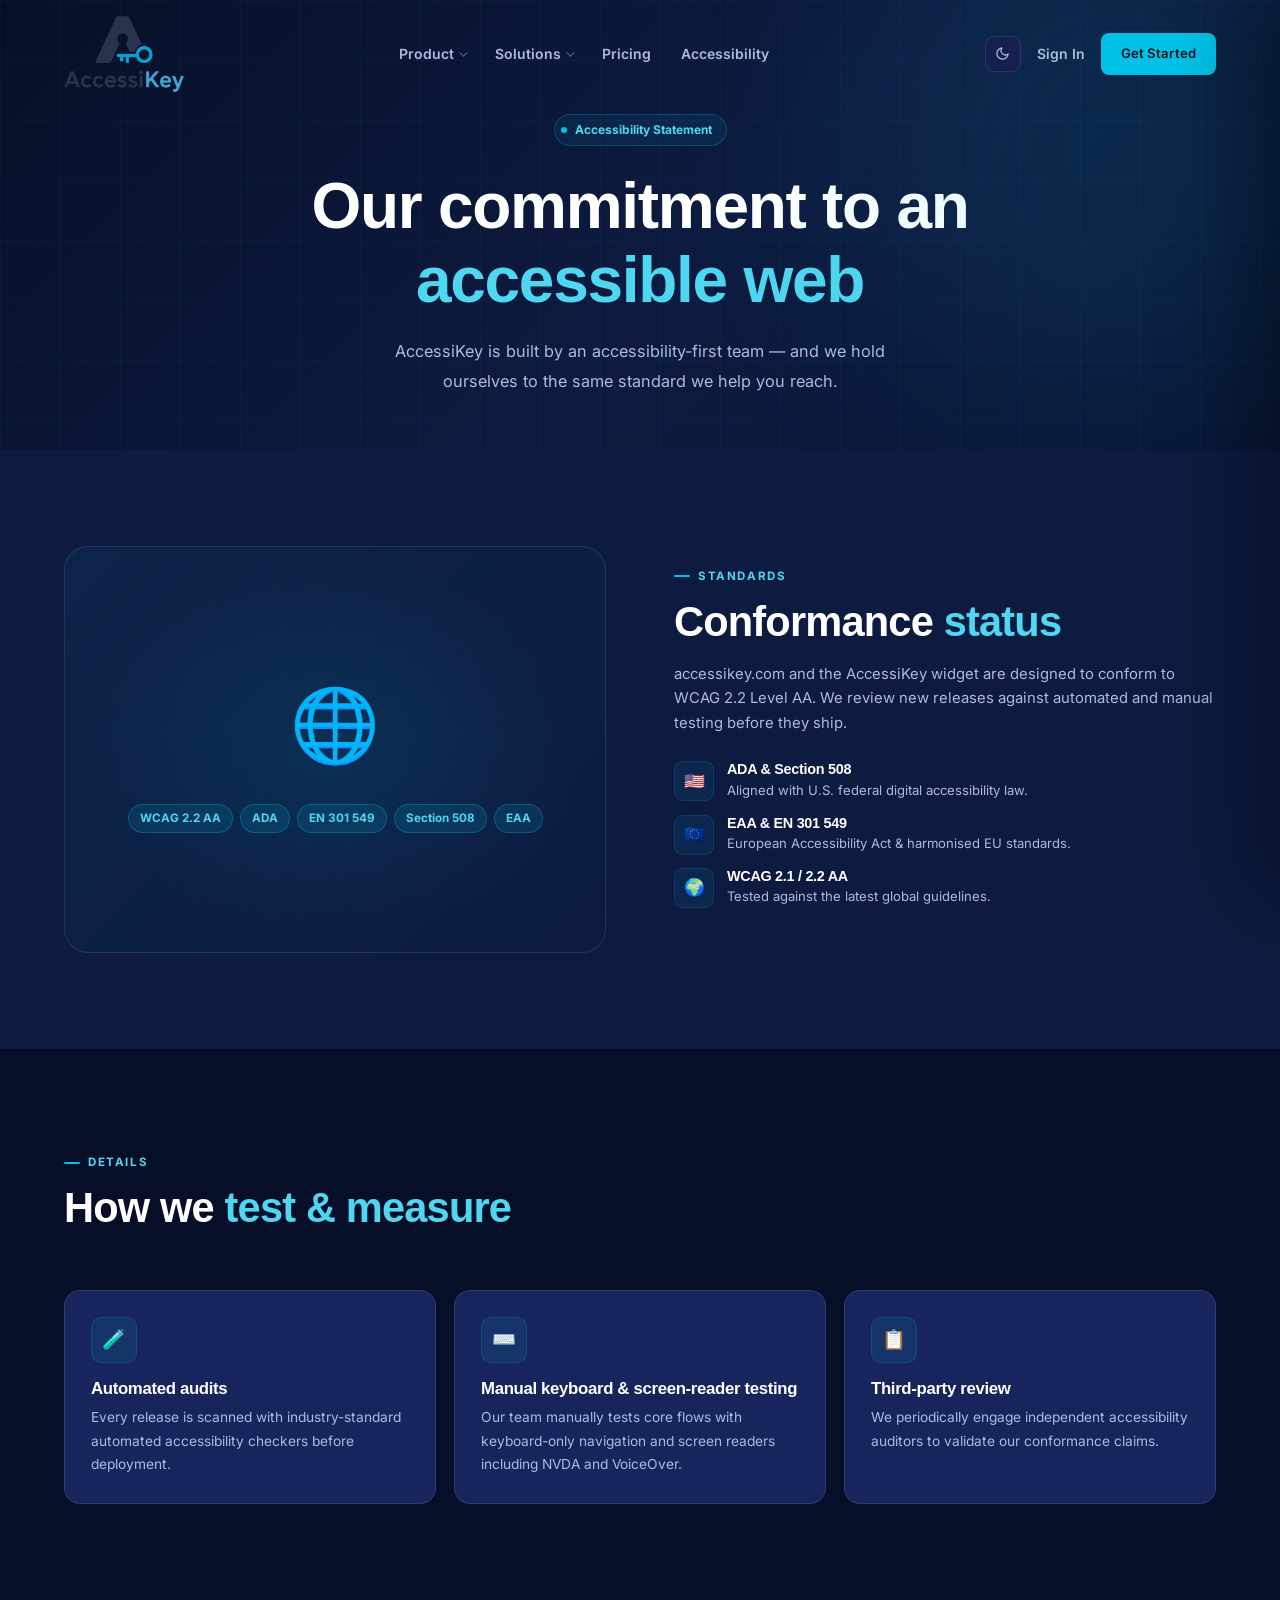
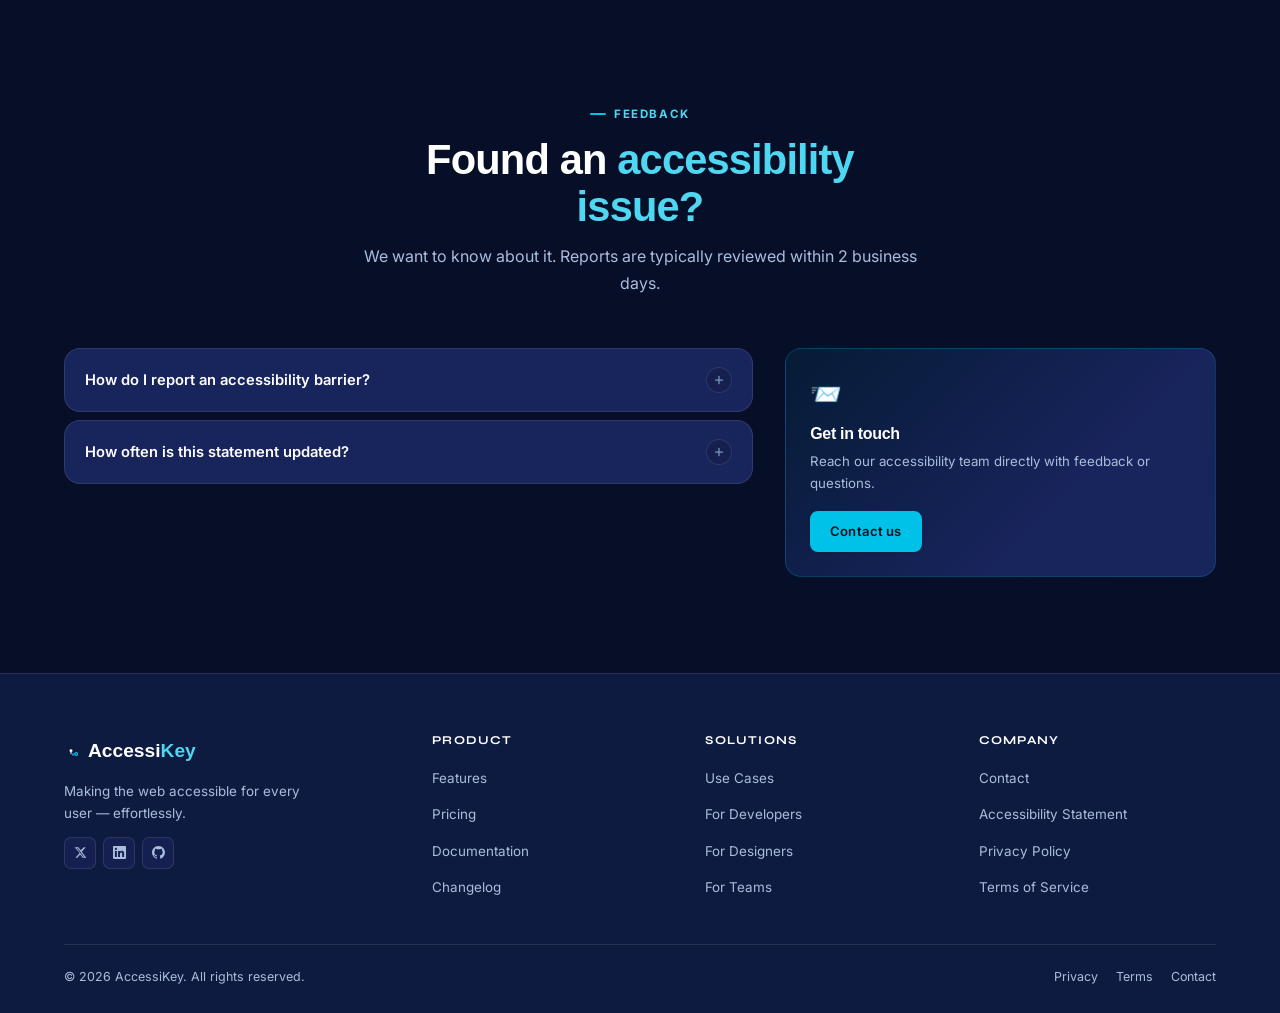
<file: accessibility-statement.html>
<!DOCTYPE html>
<html lang="en" data-theme="dark">
<head>
  <meta charset="UTF-8"/>
  <meta name="viewport" content="width=device-width, initial-scale=1.0"/>
  <meta name="description" content="Our accessibility conformance statement and testing process."/>
  <title>AccessiKey — Accessibility Statement</title>
  <link rel="preconnect" href="https://fonts.googleapis.com"/>
  <link rel="preconnect" href="https://fonts.gstatic.com" crossorigin/>
  <link href="https://fonts.googleapis.com/css2?family=Inter:wght@300;400;500;600;700&family=Syne:wght@700;800&display=swap" rel="stylesheet"/>
  <link rel="stylesheet" href="assets/css/style.css"/>
</head>
<body>

<nav class="site-nav" id="mainNav">
  <div class="container">
    <div class="nav-inner">
      <a href="index.html" class="nav-logo" aria-label="AccessiKey Home">
       <img src="assets/images/logo.png" alt="" class=".nav-logo-icon">
      </a>

      <ul class="nav-links">
        <li class="has-dropdown">
          <a href="#features">Product</a>
          <div class="nav-dropdown">
            <div class="dropdown-col">
              <div class="dropdown-label">Features</div>
              <a href="accessibility-widget.html" class="dropdown-item">
                <span class="di-icon">🔗</span>
                <span><strong>Accessibility Widget</strong>Reading aids &amp; contrast tools</span>
              </a>
              <a href="smart-profiles.html" class="dropdown-item">
                <span class="di-icon">👤</span>
                <span><strong>Smart Profiles</strong><br>One-click accessibility modes</span>
              </a>
              <a href="reporting.html" class="dropdown-item">
                <span class="di-icon">📊</span>
                <span><strong>Reporting</strong><br>Audit logs &amp; compliance exports</span>
              </a>
            </div>
            <div class="dropdown-col">
              <div class="dropdown-label">Integrations</div>
              <a href="zero-config-setup.html" class="dropdown-item">
                <span class="di-icon">⚡</span>
                <span><strong>Zero-config Setup</strong><br>One script tag install</span>
              </a>
              <a href="all-platforms.html" class="dropdown-item">
                <span class="di-icon">🌐</span>
                <span><strong>All Platforms</strong><br>WordPress, Shopify &amp; more</span>
              </a>
            </div>
          </div>
        </li>
        <li class="has-dropdown">
          <a href="#how-it-works">Solutions</a>
          <div class="nav-dropdown">
            <div class="dropdown-col">
              <div class="dropdown-label">By Role</div>
              <a href="#how-it-works" class="dropdown-item">
                <span class="di-icon">👨‍💻</span>
                <span><strong>Developers</strong><br>Quick install, zero config</span>
              </a>
              <a href="#how-it-works" class="dropdown-item">
                <span class="di-icon">🎨</span>
                <span><strong>Designers</strong><br>Contrast checker &amp; profiles</span>
              </a>
              <a href="#how-it-works" class="dropdown-item">
                <span class="di-icon">🏢</span>
                <span><strong>Teams</strong><br>Dashboard &amp; reporting</span>
              </a>
              <a href="use-cases.html" class="dropdown-item">
                <span class="di-icon">📁</span>
                <span><strong>Use Cases</strong><br>See AccessiKey in action</span>
              </a>
            </div>
          </div>
        </li>
        <li><a href="pricing.html">Pricing</a></li>
        <li><a href="accessibility-statement.html">Accessibility</a></li>
      </ul>

      <div class="nav-cta">
        <button class="theme-toggle" id="themeToggle" aria-label="Switch to light mode">
          <!-- Moon icon (shown in dark mode) -->
          <svg class="icon-moon" width="15" height="15" viewBox="0 0 24 24" fill="none" stroke="currentColor" stroke-width="2" stroke-linecap="round" stroke-linejoin="round"><path d="M21 12.79A9 9 0 1 1 11.21 3 7 7 0 0 0 21 12.79z"/></svg>
          <!-- Sun icon (shown in light mode) -->
          <svg class="icon-sun" width="15" height="15" viewBox="0 0 24 24" fill="none" stroke="currentColor" stroke-width="2" stroke-linecap="round" stroke-linejoin="round" style="display:none"><circle cx="12" cy="12" r="4" fill="currentColor" stroke="none"/><line x1="12" y1="2" x2="12" y2="5"/><line x1="12" y1="19" x2="12" y2="22"/><line x1="4.22" y1="4.22" x2="6.34" y2="6.34"/><line x1="17.66" y1="17.66" x2="19.78" y2="19.78"/><line x1="2" y1="12" x2="5" y2="12"/><line x1="19" y1="12" x2="22" y2="12"/><line x1="4.22" y1="19.78" x2="6.34" y2="17.66"/><line x1="17.66" y1="6.34" x2="19.78" y2="4.22"/></svg>
        </button>
        <a href="#" class="link-signin">Sign In</a>
        <a href="#get-started" class="btn btn-primary btn-sm">Get Started</a>
      </div>

      <button class="nav-toggle" id="navToggle" aria-label="Open menu" aria-expanded="false">
        <span></span><span></span><span></span>
      </button>
    </div>
  </div>
</nav>

<!-- ===== MOBILE NAV — redesigned accordion drawer ===== -->
<div class="mobile-nav" id="mobileNav" aria-hidden="true" role="dialog" aria-label="Navigation menu">
  <div class="mobile-nav-header">
    <a href="index.html" class="nav-logo" aria-label="AccessiKey Home">
      <svg class="nav-logo-icon" viewBox="0 0 40 40" fill="none" aria-hidden="true">
        <path d="M20 4L7 34h7.4l2.7-6.5h5.8L25.6 34H33L20 4z" fill="#0D1B40"/>
        <circle cx="20" cy="19" r="4.2" fill="#FFFFFF"/>
        <rect x="18.4" y="22" width="3.2" height="6" fill="#FFFFFF"/>
        <rect x="21" y="27" width="11" height="3" rx="1.5" fill="#00C2E8"/>
        <circle cx="35" cy="28.5" r="5.5" fill="#00C2E8"/>
        <circle cx="35" cy="28.5" r="2.3" fill="#0D1B40"/>
        <rect x="23" y="30" width="2" height="3.5" rx="0.6" fill="#00C2E8"/>
        <rect x="26.5" y="30" width="2" height="3.5" rx="0.6" fill="#00C2E8"/>
      </svg>
      <span class="nav-logo-text"><span class="ak-strong">Accessi</span><span class="ak-cyan">Key</span></span>
    </a>
    <button class="mobile-nav-close" id="navClose" aria-label="Close menu">
      <svg width="18" height="18" viewBox="0 0 24 24" fill="none" stroke="currentColor" stroke-width="2" stroke-linecap="round"><line x1="18" y1="6" x2="6" y2="18"/><line x1="6" y1="6" x2="18" y2="18"/></svg>
    </button>
  </div>

  <div class="mobile-nav-body">
    <!-- Product accordion -->
    <div class="mobile-nav-section" id="mobileProduct">
      <button class="mobile-nav-toggle" aria-expanded="false">
        Product
        <span class="mobile-nav-toggle-icon">
          <svg viewBox="0 0 24 24" fill="none" stroke="currentColor" stroke-width="2.5" stroke-linecap="round"><line x1="12" y1="5" x2="12" y2="19"/><line x1="5" y1="12" x2="19" y2="12"/></svg>
        </span>
      </button>
      <div class="mobile-nav-submenu">
        <div class="mobile-nav-sub-label">Features</div>
        <a href="accessibility-widget.html" class="mobile-nav-sub-link">
          <span class="msub-icon">🔗</span> Accessibility Widget
        </a>
        <a href="smart-profiles.html" class="mobile-nav-sub-link">
          <span class="msub-icon">👤</span> Smart Profiles
        </a>
        <a href="reporting.html" class="mobile-nav-sub-link">
          <span class="msub-icon">📊</span> Reporting
        </a>
        <div class="mobile-nav-sub-label">Integrations</div>
        <a href="zero-config-setup.html" class="mobile-nav-sub-link">
          <span class="msub-icon">⚡</span> Zero-config Setup
        </a>
        <a href="all-platforms.html" class="mobile-nav-sub-link">
          <span class="msub-icon">🌐</span> All Platforms
        </a>
        <a href="use-cases.html" class="mobile-nav-sub-link">
          <span class="msub-icon">📁</span> Use Cases
        </a>
      </div>
    </div>

    <!-- Solutions accordion -->
    <div class="mobile-nav-section" id="mobileSolutions">
      <button class="mobile-nav-toggle" aria-expanded="false">
        Solutions
        <span class="mobile-nav-toggle-icon">
          <svg viewBox="0 0 24 24" fill="none" stroke="currentColor" stroke-width="2.5" stroke-linecap="round"><line x1="12" y1="5" x2="12" y2="19"/><line x1="5" y1="12" x2="19" y2="12"/></svg>
        </span>
      </button>
      <div class="mobile-nav-submenu">
        <div class="mobile-nav-sub-label">By Role</div>
        <a href="#how-it-works" class="mobile-nav-sub-link">
          <span class="msub-icon">👨‍💻</span> For Developers
        </a>
        <a href="#how-it-works" class="mobile-nav-sub-link">
          <span class="msub-icon">🎨</span> For Designers
        </a>
        <a href="#how-it-works" class="mobile-nav-sub-link">
          <span class="msub-icon">🏢</span> For Teams
        </a>
      </div>
    </div>

    <!-- Flat links -->
    <div class="mobile-nav-flat">
      <a href="pricing.html" class="mobile-nav-flat-link">Pricing</a>
      <a href="accessibility-statement.html" class="mobile-nav-flat-link">Accessibility</a>
    </div>
  </div>

  <div class="mobile-nav-footer">
    <div class="mobile-nav-theme-row">
      <span class="mobile-nav-theme-label">Appearance</span>
      <button class="mobile-theme-toggle" id="mobileThemeToggle" aria-label="Toggle theme"></button>
    </div>
    <a href="#" class="btn btn-ghost btn-full">Sign In</a>
    <a href="#get-started" class="btn btn-primary btn-full">Get Started Free</a>
  </div>
</div>
<div class="mobile-nav-backdrop" id="mobileNavBackdrop"></div>


<section class="hero" id="home" style="min-height:50vh;padding-bottom:40px;">
  <div class="hero-bg"></div>
  <div class="hero-grid"></div>
  <div class="hero-orb hero-orb-1"></div>
  <div class="container">
    <div class="hero-content" style="max-width:680px;margin:0 auto;text-align:center;">
      <div class="hero-pill" style="margin-left:auto;margin-right:auto;"><span class="dot"></span> Accessibility Statement</div>
      <h1 class="hero-h1">Our commitment to an <span class="highlight">accessible web</span></h1>
      <p class="hero-desc" style="margin:0 auto;max-width:540px;text-align:center;">AccessiKey is built by an accessibility-first team — and we hold ourselves to the same standard we help you reach.</p>
    </div>
  </div>
</section>

<section class="section section-alt" id="compliance">
  <div class="container">
    <div class="compliance-inner">
      <div class="compliance-visual reveal">
        <div class="compliance-img-box">
          <span class="compliance-globe">🌐</span>
          <div class="compliance-tag-row">
            <span class="comp-tag">WCAG 2.2 AA</span>
            <span class="comp-tag">ADA</span>
            <span class="comp-tag">EN 301 549</span>
            <span class="comp-tag">Section 508</span>
            <span class="comp-tag">EAA</span>
          </div>
        </div>
      </div>
      <div class="compliance-content reveal reveal-delay-1">
        <span class="eyebrow">Standards</span>
        <h2>Conformance <span class="highlight">status</span></h2>
        <p>accessikey.com and the AccessiKey widget are designed to conform to WCAG 2.2 Level AA. We review new releases against automated and manual testing before they ship.</p>
        <ul class="compliance-list">
          <li><div class="ci">🇺🇸</div><div class="ct"><h5>ADA &amp; Section 508</h5><p>Aligned with U.S. federal digital accessibility law.</p></div></li>
          <li><div class="ci">🇪🇺</div><div class="ct"><h5>EAA &amp; EN 301 549</h5><p>European Accessibility Act &amp; harmonised EU standards.</p></div></li>
          <li><div class="ci">🌍</div><div class="ct"><h5>WCAG 2.1 / 2.2 AA</h5><p>Tested against the latest global guidelines.</p></div></li>
        </ul>
      </div>
    </div>
  </div>
</section>

<section class="section" id="features">
  <div class="container">
    <div class="section-header reveal">
      <div class="text">
        <span class="eyebrow">Details</span>
        <h2>How we <span class="highlight">test &amp; measure</span></h2>
      </div>
    </div>
    <div class="features-grid">
      <article class="feat-card reveal reveal-delay-1">
        <div class="feat-icon">🧪</div>
        <h4>Automated audits</h4>
        <p>Every release is scanned with industry-standard automated accessibility checkers before deployment.</p>
      </article>
      <article class="feat-card reveal reveal-delay-2">
        <div class="feat-icon">⌨️</div>
        <h4>Manual keyboard &amp; screen-reader testing</h4>
        <p>Our team manually tests core flows with keyboard-only navigation and screen readers including NVDA and VoiceOver.</p>
      </article>
      <article class="feat-card reveal reveal-delay-3">
        <div class="feat-icon">📋</div>
        <h4>Third-party review</h4>
        <p>We periodically engage independent accessibility auditors to validate our conformance claims.</p>
      </article>
    </div>
  </div>
</section>

<section class="section section-alt faq-section" id="faq">
  <div class="container">
    <div class="faq-header reveal">
      <span class="eyebrow">Feedback</span>
      <h2>Found an <span class="highlight">accessibility issue?</span></h2>
      <p>We want to know about it. Reports are typically reviewed within 2 business days.</p>
    </div>
    <div class="faq-layout reveal reveal-delay-1">
      <div class="faq-list">
        <div class="faq-item">
          <button class="faq-question" aria-expanded="false">
            How do I report an accessibility barrier?
            <span class="faq-icon" aria-hidden="true"><svg width="12" height="12" viewBox="0 0 24 24" fill="none" stroke="currentColor" stroke-width="2.5" stroke-linecap="round"><line x1="12" y1="5" x2="12" y2="19"/><line x1="5" y1="12" x2="19" y2="12"/></svg></span>
          </button>
          <div class="faq-answer"><div class="faq-answer-inner">Use our contact page to send details — page URL, what you were trying to do, and the assistive technology you were using if applicable.</div></div>
        </div>
        <div class="faq-item">
          <button class="faq-question" aria-expanded="false">
            How often is this statement updated?
            <span class="faq-icon" aria-hidden="true"><svg width="12" height="12" viewBox="0 0 24 24" fill="none" stroke="currentColor" stroke-width="2.5" stroke-linecap="round"><line x1="12" y1="5" x2="12" y2="19"/><line x1="5" y1="12" x2="19" y2="12"/></svg></span>
          </button>
          <div class="faq-answer"><div class="faq-answer-inner">We review and update this statement at least every six months, or whenever we make a significant change to the site or widget.</div></div>
        </div>
      </div>
      <div class="faq-aside">
        <div class="faq-cta-card">
          <div class="faq-cta-icon">📨</div>
          <h4>Get in touch</h4>
          <p>Reach our accessibility team directly with feedback or questions.</p>
          <a href="contact.html" class="btn btn-primary btn-sm">Contact us</a>
        </div>
      </div>
    </div>
  </div>
</section>


<footer class="site-footer">
  <div class="container">
    <div class="footer-inner">
      <div class="footer-top">
        <div class="footer-brand">
          <a href="index.html" class="nav-logo footer-logo" aria-label="AccessiKey Home">
            <svg class="nav-logo-icon" viewBox="0 0 40 40" fill="none" aria-hidden="true">
              <path d="M20 4L7 34h7.4l2.7-6.5h5.8L25.6 34H33L20 4z" fill="#0D1B40"/>
              <circle cx="20" cy="19" r="4.2" fill="#FFFFFF"/>
              <rect x="18.4" y="22" width="3.2" height="6" fill="#FFFFFF"/>
              <rect x="21" y="27" width="11" height="3" rx="1.5" fill="#00C2E8"/>
              <circle cx="35" cy="28.5" r="5.5" fill="#00C2E8"/>
              <circle cx="35" cy="28.5" r="2.3" fill="#0D1B40"/>
              <rect x="23" y="30" width="2" height="3.5" rx="0.6" fill="#00C2E8"/>
              <rect x="26.5" y="30" width="2" height="3.5" rx="0.6" fill="#00C2E8"/>
            </svg>
            <span class="nav-logo-text"><span class="ak-strong">Accessi</span><span class="ak-cyan">Key</span></span>
          </a>
          <p>Making the web accessible for every user — effortlessly.</p>
          <div class="footer-social">
            <a href="#" class="social-btn" aria-label="Twitter / X">
              <svg width="13" height="13" viewBox="0 0 24 24" fill="currentColor"><path d="M18.244 2.25h3.308l-7.227 8.26 8.502 11.24H16.17l-4.714-6.231-5.401 6.231H2.746l7.73-8.835L1.254 2.25H8.08l4.259 5.63L18.244 2.25zm-1.161 17.52h1.833L7.084 4.126H5.117L17.083 19.77z"/></svg>
            </a>
            <a href="#" class="social-btn" aria-label="LinkedIn">
              <svg width="13" height="13" viewBox="0 0 24 24" fill="currentColor"><path d="M20.447 20.452h-3.554v-5.569c0-1.328-.027-3.037-1.852-3.037-1.853 0-2.136 1.445-2.136 2.939v5.667H9.351V9h3.414v1.561h.046c.477-.9 1.637-1.85 3.37-1.85 3.601 0 4.267 2.37 4.267 5.455v6.286zM5.337 7.433a2.062 2.062 0 01-2.063-2.065 2.064 2.064 0 112.063 2.065zm1.782 13.019H3.555V9h3.564v11.452zM22.225 0H1.771C.792 0 0 .774 0 1.729v20.542C0 23.227.792 24 1.771 24h20.451C23.2 24 24 23.227 24 22.271V1.729C24 .774 23.2 0 22.222 0h.003z"/></svg>
            </a>
            <a href="#" class="social-btn" aria-label="GitHub">
              <svg width="13" height="13" viewBox="0 0 24 24" fill="currentColor"><path d="M12 0C5.374 0 0 5.373 0 12c0 5.302 3.438 9.8 8.207 11.387.599.111.793-.261.793-.577v-2.234c-3.338.726-4.033-1.416-4.033-1.416-.546-1.387-1.333-1.756-1.333-1.756-1.089-.745.083-.729.083-.729 1.205.084 1.839 1.237 1.839 1.237 1.07 1.834 2.807 1.304 3.492.997.107-.775.418-1.305.762-1.604-2.665-.305-5.467-1.334-5.467-5.931 0-1.311.469-2.381 1.236-3.221-.124-.303-.535-1.524.117-3.176 0 0 1.008-.322 3.301 1.23A11.509 11.509 0 0112 5.803c1.02.005 2.047.138 3.006.404 2.291-1.552 3.297-1.23 3.297-1.23.653 1.653.242 2.874.118 3.176.77.84 1.235 1.911 1.235 3.221 0 4.609-2.807 5.624-5.479 5.921.43.372.823 1.102.823 2.222v3.293c0 .319.192.694.801.576C20.566 21.797 24 17.3 24 12c0-6.627-5.373-12-12-12z"/></svg>
            </a>
          </div>
        </div>
        <div class="footer-col">
          <h5>Product</h5>
          <ul>
            <li><a href="#features">Features</a></li>
            <li><a href="pricing.html">Pricing</a></li>
            <li><a href="#">Documentation</a></li>
            <li><a href="#">Changelog</a></li>
          </ul>
        </div>
        <div class="footer-col">
          <h5>Solutions</h5>
          <ul>
            <li><a href="use-cases.html">Use Cases</a></li>
            <li><a href="#how-it-works">For Developers</a></li>
            <li><a href="#how-it-works">For Designers</a></li>
            <li><a href="#how-it-works">For Teams</a></li>
          </ul>
        </div>
        <div class="footer-col">
          <h5>Company</h5>
          <ul>
            <li><a href="contact.html">Contact</a></li>
            <li><a href="accessibility-statement.html">Accessibility Statement</a></li>
            <li><a href="#">Privacy Policy</a></li>
            <li><a href="#">Terms of Service</a></li>
          </ul>
        </div>
      </div>
      <div class="footer-bottom">
        <p>© 2026 AccessiKey. All rights reserved.</p>
        <div class="footer-bottom-links">
          <a href="#">Privacy</a>
          <a href="#">Terms</a>
          <a href="contact.html">Contact</a>
        </div>
      </div>
    </div>
  </div>
</footer>


<script src="assets/js/main.js"></script>
</body>
</html>
</file>
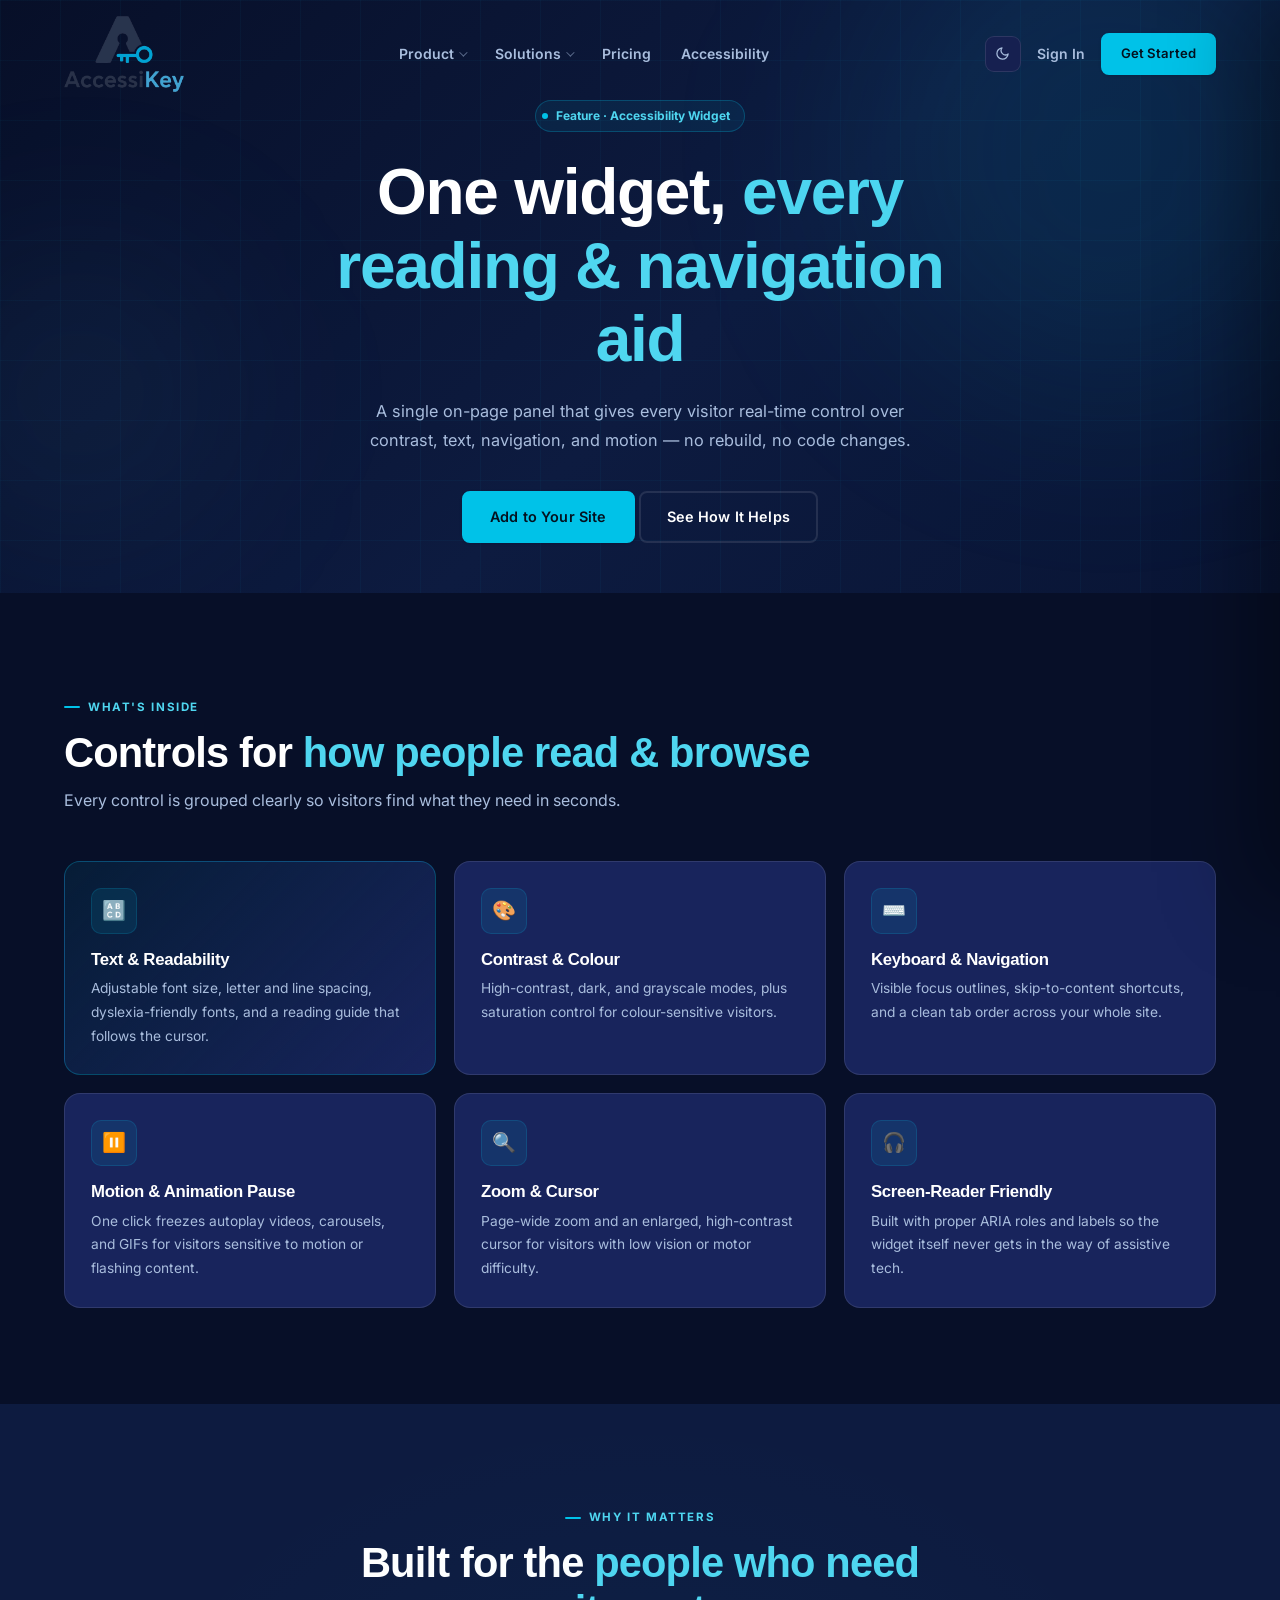
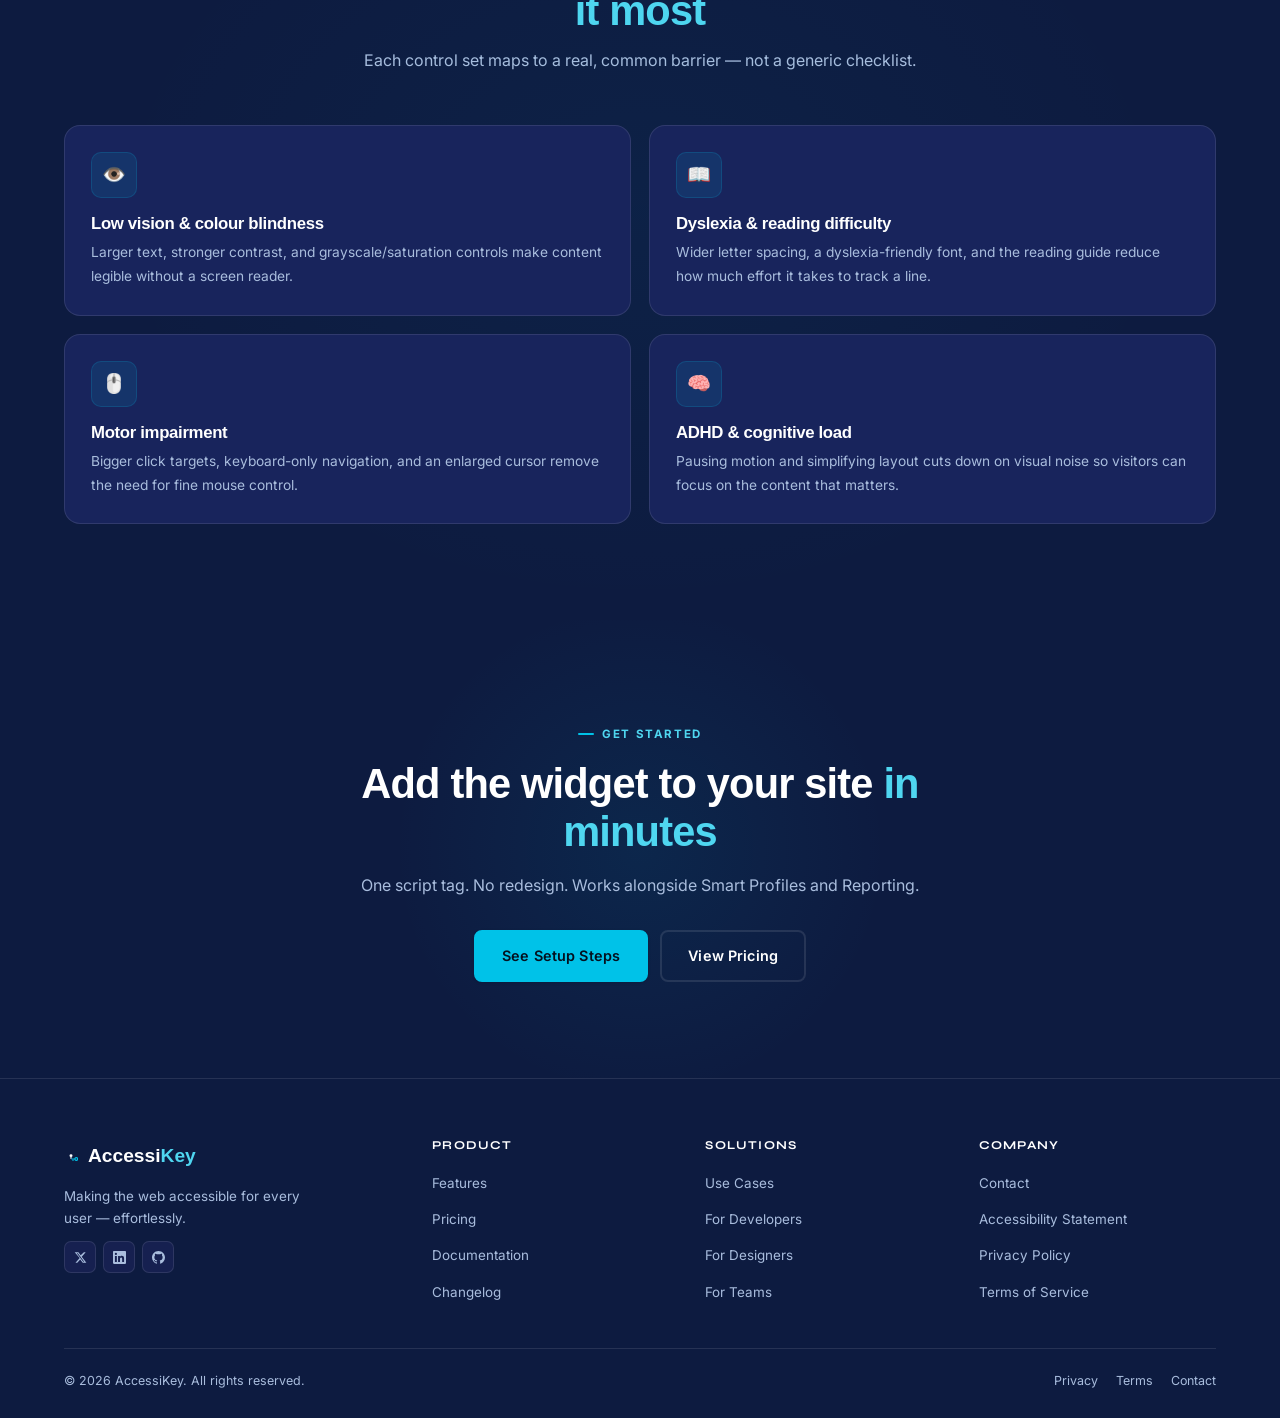
<file: accessibility-widget.html>
<!DOCTYPE html>
<html lang="en" data-theme="dark">
<head>
  <meta charset="UTF-8"/>
  <meta name="viewport" content="width=device-width, initial-scale=1.0"/>
  <meta name="description" content="Real-time reading, contrast, and navigation controls for every visitor."/>
  <title>AccessiKey — Accessibility Widget</title>
  <link rel="preconnect" href="https://fonts.googleapis.com"/>
  <link rel="preconnect" href="https://fonts.gstatic.com" crossorigin/>
  <link href="https://fonts.googleapis.com/css2?family=Inter:wght@300;400;500;600;700&family=Syne:wght@700;800&display=swap" rel="stylesheet"/>
  <link rel="stylesheet" href="assets/css/style.css"/>
</head>
<body>

<nav class="site-nav" id="mainNav">
  <div class="container">
    <div class="nav-inner">
      <a href="index.html" class="nav-logo" aria-label="AccessiKey Home">
       <img src="assets/images/logo.png" alt="" class=".nav-logo-icon">
      </a>

      <ul class="nav-links">
        <li class="has-dropdown">
          <a href="#features">Product</a>
          <div class="nav-dropdown">
            <div class="dropdown-col">
              <div class="dropdown-label">Features</div>
              <a href="accessibility-widget.html" class="dropdown-item">
                <span class="di-icon">🔗</span>
                <span><strong>Accessibility Widget</strong>Reading aids &amp; contrast tools</span>
              </a>
              <a href="smart-profiles.html" class="dropdown-item">
                <span class="di-icon">👤</span>
                <span><strong>Smart Profiles</strong><br>One-click accessibility modes</span>
              </a>
              <a href="reporting.html" class="dropdown-item">
                <span class="di-icon">📊</span>
                <span><strong>Reporting</strong><br>Audit logs &amp; compliance exports</span>
              </a>
            </div>
            <div class="dropdown-col">
              <div class="dropdown-label">Integrations</div>
              <a href="zero-config-setup.html" class="dropdown-item">
                <span class="di-icon">⚡</span>
                <span><strong>Zero-config Setup</strong><br>One script tag install</span>
              </a>
              <a href="all-platforms.html" class="dropdown-item">
                <span class="di-icon">🌐</span>
                <span><strong>All Platforms</strong><br>WordPress, Shopify &amp; more</span>
              </a>
            </div>
          </div>
        </li>
        <li class="has-dropdown">
          <a href="#how-it-works">Solutions</a>
          <div class="nav-dropdown">
            <div class="dropdown-col">
              <div class="dropdown-label">By Role</div>
              <a href="#how-it-works" class="dropdown-item">
                <span class="di-icon">👨‍💻</span>
                <span><strong>Developers</strong><br>Quick install, zero config</span>
              </a>
              <a href="#how-it-works" class="dropdown-item">
                <span class="di-icon">🎨</span>
                <span><strong>Designers</strong><br>Contrast checker &amp; profiles</span>
              </a>
              <a href="#how-it-works" class="dropdown-item">
                <span class="di-icon">🏢</span>
                <span><strong>Teams</strong><br>Dashboard &amp; reporting</span>
              </a>
              <a href="use-cases.html" class="dropdown-item">
                <span class="di-icon">📁</span>
                <span><strong>Use Cases</strong><br>See AccessiKey in action</span>
              </a>
            </div>
          </div>
        </li>
        <li><a href="pricing.html">Pricing</a></li>
        <li><a href="accessibility-statement.html">Accessibility</a></li>
      </ul>

      <div class="nav-cta">
        <button class="theme-toggle" id="themeToggle" aria-label="Switch to light mode">
          <!-- Moon icon (shown in dark mode) -->
          <svg class="icon-moon" width="15" height="15" viewBox="0 0 24 24" fill="none" stroke="currentColor" stroke-width="2" stroke-linecap="round" stroke-linejoin="round"><path d="M21 12.79A9 9 0 1 1 11.21 3 7 7 0 0 0 21 12.79z"/></svg>
          <!-- Sun icon (shown in light mode) -->
          <svg class="icon-sun" width="15" height="15" viewBox="0 0 24 24" fill="none" stroke="currentColor" stroke-width="2" stroke-linecap="round" stroke-linejoin="round" style="display:none"><circle cx="12" cy="12" r="4" fill="currentColor" stroke="none"/><line x1="12" y1="2" x2="12" y2="5"/><line x1="12" y1="19" x2="12" y2="22"/><line x1="4.22" y1="4.22" x2="6.34" y2="6.34"/><line x1="17.66" y1="17.66" x2="19.78" y2="19.78"/><line x1="2" y1="12" x2="5" y2="12"/><line x1="19" y1="12" x2="22" y2="12"/><line x1="4.22" y1="19.78" x2="6.34" y2="17.66"/><line x1="17.66" y1="6.34" x2="19.78" y2="4.22"/></svg>
        </button>
        <a href="#" class="link-signin">Sign In</a>
        <a href="#get-started" class="btn btn-primary btn-sm">Get Started</a>
      </div>

      <button class="nav-toggle" id="navToggle" aria-label="Open menu" aria-expanded="false">
        <span></span><span></span><span></span>
      </button>
    </div>
  </div>
</nav>

<!-- ===== MOBILE NAV — redesigned accordion drawer ===== -->
<div class="mobile-nav" id="mobileNav" aria-hidden="true" role="dialog" aria-label="Navigation menu">
  <div class="mobile-nav-header">
    <a href="index.html" class="nav-logo" aria-label="AccessiKey Home">
      <svg class="nav-logo-icon" viewBox="0 0 40 40" fill="none" aria-hidden="true">
        <path d="M20 4L7 34h7.4l2.7-6.5h5.8L25.6 34H33L20 4z" fill="#0D1B40"/>
        <circle cx="20" cy="19" r="4.2" fill="#FFFFFF"/>
        <rect x="18.4" y="22" width="3.2" height="6" fill="#FFFFFF"/>
        <rect x="21" y="27" width="11" height="3" rx="1.5" fill="#00C2E8"/>
        <circle cx="35" cy="28.5" r="5.5" fill="#00C2E8"/>
        <circle cx="35" cy="28.5" r="2.3" fill="#0D1B40"/>
        <rect x="23" y="30" width="2" height="3.5" rx="0.6" fill="#00C2E8"/>
        <rect x="26.5" y="30" width="2" height="3.5" rx="0.6" fill="#00C2E8"/>
      </svg>
      <span class="nav-logo-text"><span class="ak-strong">Accessi</span><span class="ak-cyan">Key</span></span>
    </a>
    <button class="mobile-nav-close" id="navClose" aria-label="Close menu">
      <svg width="18" height="18" viewBox="0 0 24 24" fill="none" stroke="currentColor" stroke-width="2" stroke-linecap="round"><line x1="18" y1="6" x2="6" y2="18"/><line x1="6" y1="6" x2="18" y2="18"/></svg>
    </button>
  </div>

  <div class="mobile-nav-body">
    <!-- Product accordion -->
    <div class="mobile-nav-section" id="mobileProduct">
      <button class="mobile-nav-toggle" aria-expanded="false">
        Product
        <span class="mobile-nav-toggle-icon">
          <svg viewBox="0 0 24 24" fill="none" stroke="currentColor" stroke-width="2.5" stroke-linecap="round"><line x1="12" y1="5" x2="12" y2="19"/><line x1="5" y1="12" x2="19" y2="12"/></svg>
        </span>
      </button>
      <div class="mobile-nav-submenu">
        <div class="mobile-nav-sub-label">Features</div>
        <a href="accessibility-widget.html" class="mobile-nav-sub-link">
          <span class="msub-icon">🔗</span> Accessibility Widget
        </a>
        <a href="smart-profiles.html" class="mobile-nav-sub-link">
          <span class="msub-icon">👤</span> Smart Profiles
        </a>
        <a href="reporting.html" class="mobile-nav-sub-link">
          <span class="msub-icon">📊</span> Reporting
        </a>
        <div class="mobile-nav-sub-label">Integrations</div>
        <a href="zero-config-setup.html" class="mobile-nav-sub-link">
          <span class="msub-icon">⚡</span> Zero-config Setup
        </a>
        <a href="all-platforms.html" class="mobile-nav-sub-link">
          <span class="msub-icon">🌐</span> All Platforms
        </a>
        <a href="use-cases.html" class="mobile-nav-sub-link">
          <span class="msub-icon">📁</span> Use Cases
        </a>
      </div>
    </div>

    <!-- Solutions accordion -->
    <div class="mobile-nav-section" id="mobileSolutions">
      <button class="mobile-nav-toggle" aria-expanded="false">
        Solutions
        <span class="mobile-nav-toggle-icon">
          <svg viewBox="0 0 24 24" fill="none" stroke="currentColor" stroke-width="2.5" stroke-linecap="round"><line x1="12" y1="5" x2="12" y2="19"/><line x1="5" y1="12" x2="19" y2="12"/></svg>
        </span>
      </button>
      <div class="mobile-nav-submenu">
        <div class="mobile-nav-sub-label">By Role</div>
        <a href="#how-it-works" class="mobile-nav-sub-link">
          <span class="msub-icon">👨‍💻</span> For Developers
        </a>
        <a href="#how-it-works" class="mobile-nav-sub-link">
          <span class="msub-icon">🎨</span> For Designers
        </a>
        <a href="#how-it-works" class="mobile-nav-sub-link">
          <span class="msub-icon">🏢</span> For Teams
        </a>
      </div>
    </div>

    <!-- Flat links -->
    <div class="mobile-nav-flat">
      <a href="pricing.html" class="mobile-nav-flat-link">Pricing</a>
      <a href="accessibility-statement.html" class="mobile-nav-flat-link">Accessibility</a>
    </div>
  </div>

  <div class="mobile-nav-footer">
    <div class="mobile-nav-theme-row">
      <span class="mobile-nav-theme-label">Appearance</span>
      <button class="mobile-theme-toggle" id="mobileThemeToggle" aria-label="Toggle theme"></button>
    </div>
    <a href="#" class="btn btn-ghost btn-full">Sign In</a>
    <a href="#get-started" class="btn btn-primary btn-full">Get Started Free</a>
  </div>
</div>
<div class="mobile-nav-backdrop" id="mobileNavBackdrop"></div>


<section class="hero" id="home" style="min-height:60vh;padding-bottom:50px;">
  <div class="hero-bg"></div>
  <div class="hero-grid"></div>
  <div class="hero-orb hero-orb-1"></div>
  <div class="hero-orb hero-orb-2"></div>
  <div class="container">
    <div class="hero-content" style="max-width:680px;margin:0 auto;text-align:center;">
      <div class="hero-pill" style="margin-left:auto;margin-right:auto;"><span class="dot"></span> Feature · Accessibility Widget</div>
      <h1 class="hero-h1">One widget, <span class="highlight">every reading &amp; navigation aid</span></h1>
      <p class="hero-desc" style="margin:0 auto 36px;max-width:560px;text-align:center;">A single on-page panel that gives every visitor real-time control over contrast, text, navigation, and motion — no rebuild, no code changes.</p>
      <div class="hero-cta-group" style="justify-content:center;">
        <a href="#get-started" class="btn btn-primary">Add to Your Site</a>
        <a href="#how-it-helps" class="btn btn-secondary">See How It Helps</a>
      </div>
    </div>
  </div>
</section>

<section class="section" id="features">
  <div class="container">
    <div class="section-header reveal">
      <div class="text">
        <span class="eyebrow">What's Inside</span>
        <h2>Controls for <span class="highlight">how people read &amp; browse</span></h2>
        <p>Every control is grouped clearly so visitors find what they need in seconds.</p>
      </div>
    </div>
    <div class="features-grid">
      <article class="feat-card featured reveal reveal-delay-1">
        <div class="feat-icon">🔠</div>
        <h4>Text &amp; Readability</h4>
        <p>Adjustable font size, letter and line spacing, dyslexia-friendly fonts, and a reading guide that follows the cursor.</p>
      </article>
      <article class="feat-card reveal reveal-delay-2">
        <div class="feat-icon">🎨</div>
        <h4>Contrast &amp; Colour</h4>
        <p>High-contrast, dark, and grayscale modes, plus saturation control for colour-sensitive visitors.</p>
      </article>
      <article class="feat-card reveal reveal-delay-3">
        <div class="feat-icon">⌨️</div>
        <h4>Keyboard &amp; Navigation</h4>
        <p>Visible focus outlines, skip-to-content shortcuts, and a clean tab order across your whole site.</p>
      </article>
      <article class="feat-card reveal reveal-delay-1">
        <div class="feat-icon">⏸️</div>
        <h4>Motion &amp; Animation Pause</h4>
        <p>One click freezes autoplay videos, carousels, and GIFs for visitors sensitive to motion or flashing content.</p>
      </article>
      <article class="feat-card reveal reveal-delay-2">
        <div class="feat-icon">🔍</div>
        <h4>Zoom &amp; Cursor</h4>
        <p>Page-wide zoom and an enlarged, high-contrast cursor for visitors with low vision or motor difficulty.</p>
      </article>
      <article class="feat-card reveal reveal-delay-3">
        <div class="feat-icon">🎧</div>
        <h4>Screen-Reader Friendly</h4>
        <p>Built with proper ARIA roles and labels so the widget itself never gets in the way of assistive tech.</p>
      </article>
    </div>
  </div>
</section>

<section class="section section-alt how-section" id="how-it-helps">
  <div class="container">
    <div class="how-header reveal">
      <span class="eyebrow">Why It Matters</span>
      <h2>Built for the <span class="highlight">people who need it most</span></h2>
      <p>Each control set maps to a real, common barrier — not a generic checklist.</p>
    </div>
    <div class="features-grid" style="grid-template-columns:repeat(2,1fr);">
      <article class="feat-card reveal reveal-delay-1">
        <div class="feat-icon">👁️</div>
        <h4>Low vision &amp; colour blindness</h4>
        <p>Larger text, stronger contrast, and grayscale/saturation controls make content legible without a screen reader.</p>
      </article>
      <article class="feat-card reveal reveal-delay-2">
        <div class="feat-icon">📖</div>
        <h4>Dyslexia &amp; reading difficulty</h4>
        <p>Wider letter spacing, a dyslexia-friendly font, and the reading guide reduce how much effort it takes to track a line.</p>
      </article>
      <article class="feat-card reveal reveal-delay-3">
        <div class="feat-icon">🖱️</div>
        <h4>Motor impairment</h4>
        <p>Bigger click targets, keyboard-only navigation, and an enlarged cursor remove the need for fine mouse control.</p>
      </article>
      <article class="feat-card reveal reveal-delay-1">
        <div class="feat-icon">🧠</div>
        <h4>ADHD &amp; cognitive load</h4>
        <p>Pausing motion and simplifying layout cuts down on visual noise so visitors can focus on the content that matters.</p>
      </article>
    </div>
  </div>
</section>

<section class="cta-banner" id="get-started">
  <div class="container">
    <div class="cta-inner reveal">
      <span class="eyebrow" style="justify-content:center;margin-bottom:16px">Get Started</span>
      <h2>Add the widget to your site <span class="highlight">in minutes</span></h2>
      <p>One script tag. No redesign. Works alongside Smart Profiles and Reporting.</p>
      <div class="cta-actions">
        <a href="zero-config-setup.html" class="btn btn-primary">See Setup Steps</a>
        <a href="pricing.html" class="btn btn-secondary">View Pricing</a>
      </div>
    </div>
  </div>
</section>


<footer class="site-footer">
  <div class="container">
    <div class="footer-inner">
      <div class="footer-top">
        <div class="footer-brand">
          <a href="index.html" class="nav-logo footer-logo" aria-label="AccessiKey Home">
            <svg class="nav-logo-icon" viewBox="0 0 40 40" fill="none" aria-hidden="true">
              <path d="M20 4L7 34h7.4l2.7-6.5h5.8L25.6 34H33L20 4z" fill="#0D1B40"/>
              <circle cx="20" cy="19" r="4.2" fill="#FFFFFF"/>
              <rect x="18.4" y="22" width="3.2" height="6" fill="#FFFFFF"/>
              <rect x="21" y="27" width="11" height="3" rx="1.5" fill="#00C2E8"/>
              <circle cx="35" cy="28.5" r="5.5" fill="#00C2E8"/>
              <circle cx="35" cy="28.5" r="2.3" fill="#0D1B40"/>
              <rect x="23" y="30" width="2" height="3.5" rx="0.6" fill="#00C2E8"/>
              <rect x="26.5" y="30" width="2" height="3.5" rx="0.6" fill="#00C2E8"/>
            </svg>
            <span class="nav-logo-text"><span class="ak-strong">Accessi</span><span class="ak-cyan">Key</span></span>
          </a>
          <p>Making the web accessible for every user — effortlessly.</p>
          <div class="footer-social">
            <a href="#" class="social-btn" aria-label="Twitter / X">
              <svg width="13" height="13" viewBox="0 0 24 24" fill="currentColor"><path d="M18.244 2.25h3.308l-7.227 8.26 8.502 11.24H16.17l-4.714-6.231-5.401 6.231H2.746l7.73-8.835L1.254 2.25H8.08l4.259 5.63L18.244 2.25zm-1.161 17.52h1.833L7.084 4.126H5.117L17.083 19.77z"/></svg>
            </a>
            <a href="#" class="social-btn" aria-label="LinkedIn">
              <svg width="13" height="13" viewBox="0 0 24 24" fill="currentColor"><path d="M20.447 20.452h-3.554v-5.569c0-1.328-.027-3.037-1.852-3.037-1.853 0-2.136 1.445-2.136 2.939v5.667H9.351V9h3.414v1.561h.046c.477-.9 1.637-1.85 3.37-1.85 3.601 0 4.267 2.37 4.267 5.455v6.286zM5.337 7.433a2.062 2.062 0 01-2.063-2.065 2.064 2.064 0 112.063 2.065zm1.782 13.019H3.555V9h3.564v11.452zM22.225 0H1.771C.792 0 0 .774 0 1.729v20.542C0 23.227.792 24 1.771 24h20.451C23.2 24 24 23.227 24 22.271V1.729C24 .774 23.2 0 22.222 0h.003z"/></svg>
            </a>
            <a href="#" class="social-btn" aria-label="GitHub">
              <svg width="13" height="13" viewBox="0 0 24 24" fill="currentColor"><path d="M12 0C5.374 0 0 5.373 0 12c0 5.302 3.438 9.8 8.207 11.387.599.111.793-.261.793-.577v-2.234c-3.338.726-4.033-1.416-4.033-1.416-.546-1.387-1.333-1.756-1.333-1.756-1.089-.745.083-.729.083-.729 1.205.084 1.839 1.237 1.839 1.237 1.07 1.834 2.807 1.304 3.492.997.107-.775.418-1.305.762-1.604-2.665-.305-5.467-1.334-5.467-5.931 0-1.311.469-2.381 1.236-3.221-.124-.303-.535-1.524.117-3.176 0 0 1.008-.322 3.301 1.23A11.509 11.509 0 0112 5.803c1.02.005 2.047.138 3.006.404 2.291-1.552 3.297-1.23 3.297-1.23.653 1.653.242 2.874.118 3.176.77.84 1.235 1.911 1.235 3.221 0 4.609-2.807 5.624-5.479 5.921.43.372.823 1.102.823 2.222v3.293c0 .319.192.694.801.576C20.566 21.797 24 17.3 24 12c0-6.627-5.373-12-12-12z"/></svg>
            </a>
          </div>
        </div>
        <div class="footer-col">
          <h5>Product</h5>
          <ul>
            <li><a href="#features">Features</a></li>
            <li><a href="pricing.html">Pricing</a></li>
            <li><a href="#">Documentation</a></li>
            <li><a href="#">Changelog</a></li>
          </ul>
        </div>
        <div class="footer-col">
          <h5>Solutions</h5>
          <ul>
            <li><a href="use-cases.html">Use Cases</a></li>
            <li><a href="#how-it-works">For Developers</a></li>
            <li><a href="#how-it-works">For Designers</a></li>
            <li><a href="#how-it-works">For Teams</a></li>
          </ul>
        </div>
        <div class="footer-col">
          <h5>Company</h5>
          <ul>
            <li><a href="contact.html">Contact</a></li>
            <li><a href="accessibility-statement.html">Accessibility Statement</a></li>
            <li><a href="#">Privacy Policy</a></li>
            <li><a href="#">Terms of Service</a></li>
          </ul>
        </div>
      </div>
      <div class="footer-bottom">
        <p>© 2026 AccessiKey. All rights reserved.</p>
        <div class="footer-bottom-links">
          <a href="#">Privacy</a>
          <a href="#">Terms</a>
          <a href="contact.html">Contact</a>
        </div>
      </div>
    </div>
  </div>
</footer>


<script src="assets/js/main.js"></script>
</body>
</html>
</file>
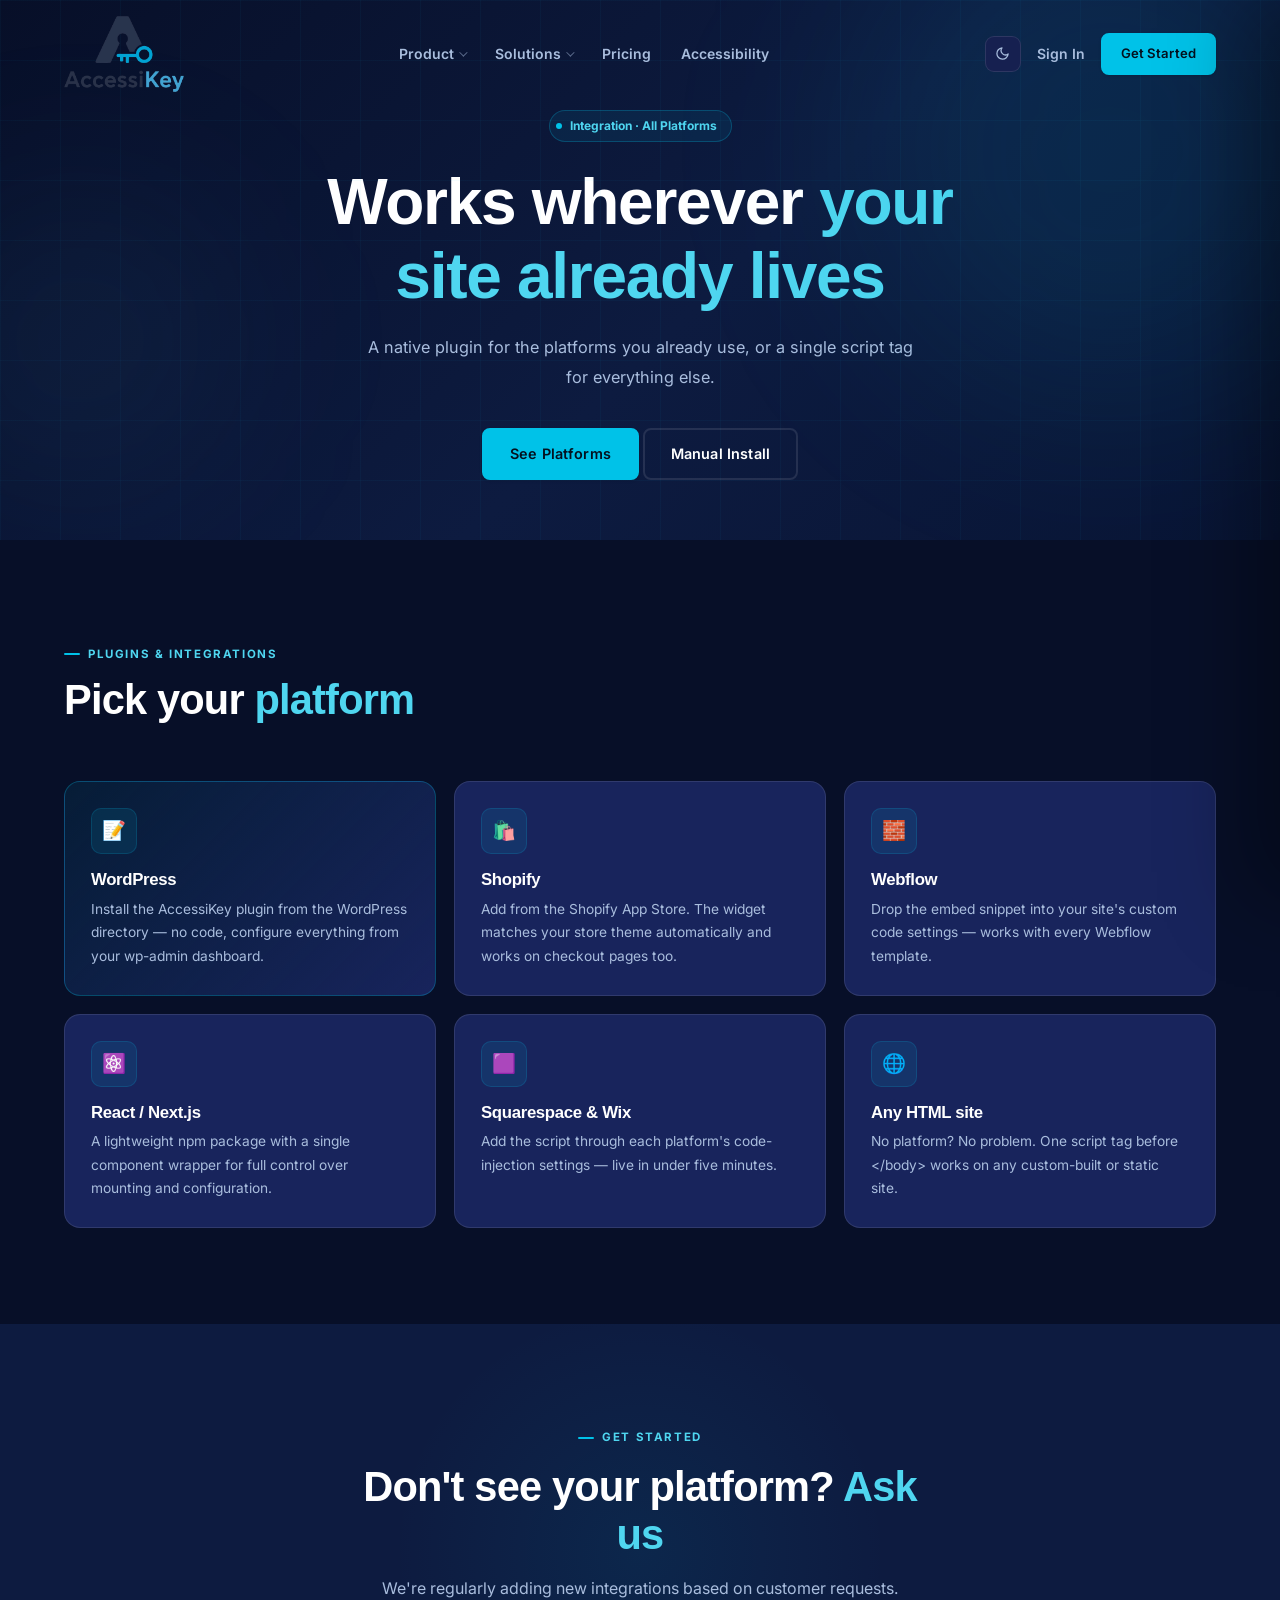
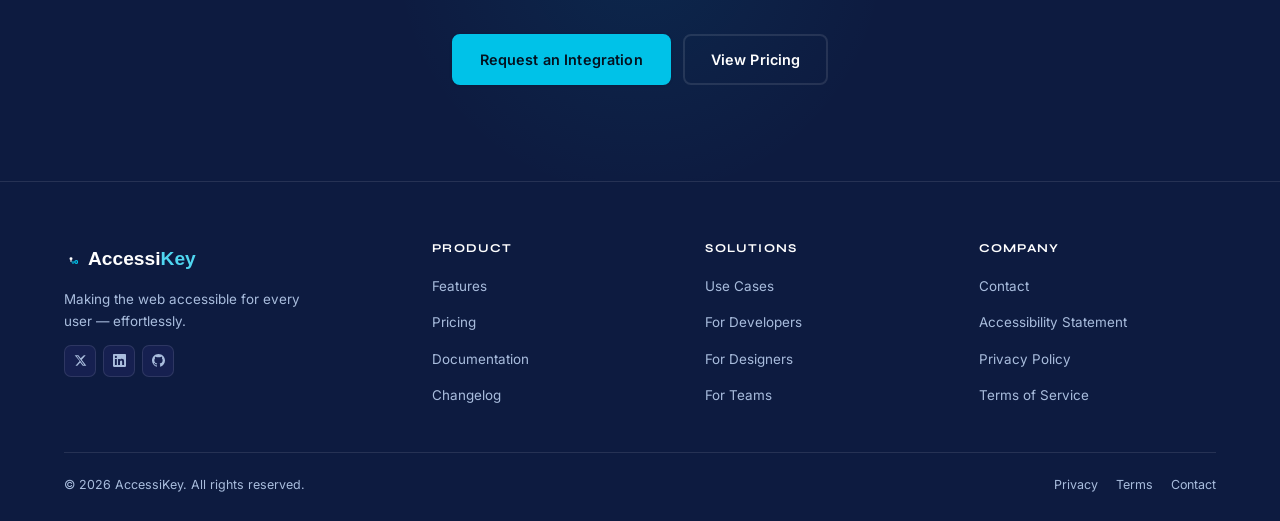
<file: all-platforms.html>
<!DOCTYPE html>
<html lang="en" data-theme="dark">
<head>
  <meta charset="UTF-8"/>
  <meta name="viewport" content="width=device-width, initial-scale=1.0"/>
  <meta name="description" content="AccessiKey integrations for WordPress, Shopify, Webflow, React, and more."/>
  <title>AccessiKey — All Platforms</title>
  <link rel="preconnect" href="https://fonts.googleapis.com"/>
  <link rel="preconnect" href="https://fonts.gstatic.com" crossorigin/>
  <link href="https://fonts.googleapis.com/css2?family=Inter:wght@300;400;500;600;700&family=Syne:wght@700;800&display=swap" rel="stylesheet"/>
  <link rel="stylesheet" href="assets/css/style.css"/>
</head>
<body>

<nav class="site-nav" id="mainNav">
  <div class="container">
    <div class="nav-inner">
      <a href="index.html" class="nav-logo" aria-label="AccessiKey Home">
       <img src="assets/images/logo.png" alt="" class=".nav-logo-icon">
      </a>

      <ul class="nav-links">
        <li class="has-dropdown">
          <a href="#features">Product</a>
          <div class="nav-dropdown">
            <div class="dropdown-col">
              <div class="dropdown-label">Features</div>
              <a href="accessibility-widget.html" class="dropdown-item">
                <span class="di-icon">🔗</span>
                <span><strong>Accessibility Widget</strong>Reading aids &amp; contrast tools</span>
              </a>
              <a href="smart-profiles.html" class="dropdown-item">
                <span class="di-icon">👤</span>
                <span><strong>Smart Profiles</strong><br>One-click accessibility modes</span>
              </a>
              <a href="reporting.html" class="dropdown-item">
                <span class="di-icon">📊</span>
                <span><strong>Reporting</strong><br>Audit logs &amp; compliance exports</span>
              </a>
            </div>
            <div class="dropdown-col">
              <div class="dropdown-label">Integrations</div>
              <a href="zero-config-setup.html" class="dropdown-item">
                <span class="di-icon">⚡</span>
                <span><strong>Zero-config Setup</strong><br>One script tag install</span>
              </a>
              <a href="all-platforms.html" class="dropdown-item">
                <span class="di-icon">🌐</span>
                <span><strong>All Platforms</strong><br>WordPress, Shopify &amp; more</span>
              </a>
            </div>
          </div>
        </li>
        <li class="has-dropdown">
          <a href="#how-it-works">Solutions</a>
          <div class="nav-dropdown">
            <div class="dropdown-col">
              <div class="dropdown-label">By Role</div>
              <a href="#how-it-works" class="dropdown-item">
                <span class="di-icon">👨‍💻</span>
                <span><strong>Developers</strong><br>Quick install, zero config</span>
              </a>
              <a href="#how-it-works" class="dropdown-item">
                <span class="di-icon">🎨</span>
                <span><strong>Designers</strong><br>Contrast checker &amp; profiles</span>
              </a>
              <a href="#how-it-works" class="dropdown-item">
                <span class="di-icon">🏢</span>
                <span><strong>Teams</strong><br>Dashboard &amp; reporting</span>
              </a>
              <a href="use-cases.html" class="dropdown-item">
                <span class="di-icon">📁</span>
                <span><strong>Use Cases</strong><br>See AccessiKey in action</span>
              </a>
            </div>
          </div>
        </li>
        <li><a href="pricing.html">Pricing</a></li>
        <li><a href="accessibility-statement.html">Accessibility</a></li>
      </ul>

      <div class="nav-cta">
        <button class="theme-toggle" id="themeToggle" aria-label="Switch to light mode">
          <!-- Moon icon (shown in dark mode) -->
          <svg class="icon-moon" width="15" height="15" viewBox="0 0 24 24" fill="none" stroke="currentColor" stroke-width="2" stroke-linecap="round" stroke-linejoin="round"><path d="M21 12.79A9 9 0 1 1 11.21 3 7 7 0 0 0 21 12.79z"/></svg>
          <!-- Sun icon (shown in light mode) -->
          <svg class="icon-sun" width="15" height="15" viewBox="0 0 24 24" fill="none" stroke="currentColor" stroke-width="2" stroke-linecap="round" stroke-linejoin="round" style="display:none"><circle cx="12" cy="12" r="4" fill="currentColor" stroke="none"/><line x1="12" y1="2" x2="12" y2="5"/><line x1="12" y1="19" x2="12" y2="22"/><line x1="4.22" y1="4.22" x2="6.34" y2="6.34"/><line x1="17.66" y1="17.66" x2="19.78" y2="19.78"/><line x1="2" y1="12" x2="5" y2="12"/><line x1="19" y1="12" x2="22" y2="12"/><line x1="4.22" y1="19.78" x2="6.34" y2="17.66"/><line x1="17.66" y1="6.34" x2="19.78" y2="4.22"/></svg>
        </button>
        <a href="#" class="link-signin">Sign In</a>
        <a href="#get-started" class="btn btn-primary btn-sm">Get Started</a>
      </div>

      <button class="nav-toggle" id="navToggle" aria-label="Open menu" aria-expanded="false">
        <span></span><span></span><span></span>
      </button>
    </div>
  </div>
</nav>

<!-- ===== MOBILE NAV — redesigned accordion drawer ===== -->
<div class="mobile-nav" id="mobileNav" aria-hidden="true" role="dialog" aria-label="Navigation menu">
  <div class="mobile-nav-header">
    <a href="index.html" class="nav-logo" aria-label="AccessiKey Home">
      <svg class="nav-logo-icon" viewBox="0 0 40 40" fill="none" aria-hidden="true">
        <path d="M20 4L7 34h7.4l2.7-6.5h5.8L25.6 34H33L20 4z" fill="#0D1B40"/>
        <circle cx="20" cy="19" r="4.2" fill="#FFFFFF"/>
        <rect x="18.4" y="22" width="3.2" height="6" fill="#FFFFFF"/>
        <rect x="21" y="27" width="11" height="3" rx="1.5" fill="#00C2E8"/>
        <circle cx="35" cy="28.5" r="5.5" fill="#00C2E8"/>
        <circle cx="35" cy="28.5" r="2.3" fill="#0D1B40"/>
        <rect x="23" y="30" width="2" height="3.5" rx="0.6" fill="#00C2E8"/>
        <rect x="26.5" y="30" width="2" height="3.5" rx="0.6" fill="#00C2E8"/>
      </svg>
      <span class="nav-logo-text"><span class="ak-strong">Accessi</span><span class="ak-cyan">Key</span></span>
    </a>
    <button class="mobile-nav-close" id="navClose" aria-label="Close menu">
      <svg width="18" height="18" viewBox="0 0 24 24" fill="none" stroke="currentColor" stroke-width="2" stroke-linecap="round"><line x1="18" y1="6" x2="6" y2="18"/><line x1="6" y1="6" x2="18" y2="18"/></svg>
    </button>
  </div>

  <div class="mobile-nav-body">
    <!-- Product accordion -->
    <div class="mobile-nav-section" id="mobileProduct">
      <button class="mobile-nav-toggle" aria-expanded="false">
        Product
        <span class="mobile-nav-toggle-icon">
          <svg viewBox="0 0 24 24" fill="none" stroke="currentColor" stroke-width="2.5" stroke-linecap="round"><line x1="12" y1="5" x2="12" y2="19"/><line x1="5" y1="12" x2="19" y2="12"/></svg>
        </span>
      </button>
      <div class="mobile-nav-submenu">
        <div class="mobile-nav-sub-label">Features</div>
        <a href="accessibility-widget.html" class="mobile-nav-sub-link">
          <span class="msub-icon">🔗</span> Accessibility Widget
        </a>
        <a href="smart-profiles.html" class="mobile-nav-sub-link">
          <span class="msub-icon">👤</span> Smart Profiles
        </a>
        <a href="reporting.html" class="mobile-nav-sub-link">
          <span class="msub-icon">📊</span> Reporting
        </a>
        <div class="mobile-nav-sub-label">Integrations</div>
        <a href="zero-config-setup.html" class="mobile-nav-sub-link">
          <span class="msub-icon">⚡</span> Zero-config Setup
        </a>
        <a href="all-platforms.html" class="mobile-nav-sub-link">
          <span class="msub-icon">🌐</span> All Platforms
        </a>
        <a href="use-cases.html" class="mobile-nav-sub-link">
          <span class="msub-icon">📁</span> Use Cases
        </a>
      </div>
    </div>

    <!-- Solutions accordion -->
    <div class="mobile-nav-section" id="mobileSolutions">
      <button class="mobile-nav-toggle" aria-expanded="false">
        Solutions
        <span class="mobile-nav-toggle-icon">
          <svg viewBox="0 0 24 24" fill="none" stroke="currentColor" stroke-width="2.5" stroke-linecap="round"><line x1="12" y1="5" x2="12" y2="19"/><line x1="5" y1="12" x2="19" y2="12"/></svg>
        </span>
      </button>
      <div class="mobile-nav-submenu">
        <div class="mobile-nav-sub-label">By Role</div>
        <a href="#how-it-works" class="mobile-nav-sub-link">
          <span class="msub-icon">👨‍💻</span> For Developers
        </a>
        <a href="#how-it-works" class="mobile-nav-sub-link">
          <span class="msub-icon">🎨</span> For Designers
        </a>
        <a href="#how-it-works" class="mobile-nav-sub-link">
          <span class="msub-icon">🏢</span> For Teams
        </a>
      </div>
    </div>

    <!-- Flat links -->
    <div class="mobile-nav-flat">
      <a href="pricing.html" class="mobile-nav-flat-link">Pricing</a>
      <a href="accessibility-statement.html" class="mobile-nav-flat-link">Accessibility</a>
    </div>
  </div>

  <div class="mobile-nav-footer">
    <div class="mobile-nav-theme-row">
      <span class="mobile-nav-theme-label">Appearance</span>
      <button class="mobile-theme-toggle" id="mobileThemeToggle" aria-label="Toggle theme"></button>
    </div>
    <a href="#" class="btn btn-ghost btn-full">Sign In</a>
    <a href="#get-started" class="btn btn-primary btn-full">Get Started Free</a>
  </div>
</div>
<div class="mobile-nav-backdrop" id="mobileNavBackdrop"></div>


<section class="hero" id="home" style="min-height:60vh;padding-bottom:50px;">
  <div class="hero-bg"></div>
  <div class="hero-grid"></div>
  <div class="hero-orb hero-orb-1"></div>
  <div class="hero-orb hero-orb-2"></div>
  <div class="container">
    <div class="hero-content" style="max-width:680px;margin:0 auto;text-align:center;">
      <div class="hero-pill" style="margin-left:auto;margin-right:auto;"><span class="dot"></span> Integration · All Platforms</div>
      <h1 class="hero-h1">Works wherever <span class="highlight">your site already lives</span></h1>
      <p class="hero-desc" style="margin:0 auto 36px;max-width:560px;text-align:center;">A native plugin for the platforms you already use, or a single script tag for everything else.</p>
      <div class="hero-cta-group" style="justify-content:center;">
        <a href="#platforms" class="btn btn-primary">See Platforms</a>
        <a href="zero-config-setup.html" class="btn btn-secondary">Manual Install</a>
      </div>
    </div>
  </div>
</section>

<section class="section" id="platforms">
  <div class="container">
    <div class="section-header reveal">
      <div class="text">
        <span class="eyebrow">Plugins &amp; Integrations</span>
        <h2>Pick your <span class="highlight">platform</span></h2>
      </div>
    </div>
    <div class="features-grid">
      <article class="feat-card featured reveal reveal-delay-1">
        <div class="feat-icon">📝</div>
        <h4>WordPress</h4>
        <p>Install the AccessiKey plugin from the WordPress directory — no code, configure everything from your wp-admin dashboard.</p>
      </article>
      <article class="feat-card reveal reveal-delay-2">
        <div class="feat-icon">🛍️</div>
        <h4>Shopify</h4>
        <p>Add from the Shopify App Store. The widget matches your store theme automatically and works on checkout pages too.</p>
      </article>
      <article class="feat-card reveal reveal-delay-3">
        <div class="feat-icon">🧱</div>
        <h4>Webflow</h4>
        <p>Drop the embed snippet into your site's custom code settings — works with every Webflow template.</p>
      </article>
      <article class="feat-card reveal reveal-delay-1">
        <div class="feat-icon">⚛️</div>
        <h4>React / Next.js</h4>
        <p>A lightweight npm package with a single component wrapper for full control over mounting and configuration.</p>
      </article>
      <article class="feat-card reveal reveal-delay-2">
        <div class="feat-icon">🟪</div>
        <h4>Squarespace &amp; Wix</h4>
        <p>Add the script through each platform's code-injection settings — live in under five minutes.</p>
      </article>
      <article class="feat-card reveal reveal-delay-3">
        <div class="feat-icon">🌐</div>
        <h4>Any HTML site</h4>
        <p>No platform? No problem. One script tag before &lt;/body&gt; works on any custom-built or static site.</p>
      </article>
    </div>
  </div>
</section>

<section class="cta-banner" id="get-started">
  <div class="container">
    <div class="cta-inner reveal">
      <span class="eyebrow" style="justify-content:center;margin-bottom:16px">Get Started</span>
      <h2>Don't see your platform? <span class="highlight">Ask us</span></h2>
      <p>We're regularly adding new integrations based on customer requests.</p>
      <div class="cta-actions">
        <a href="contact.html" class="btn btn-primary">Request an Integration</a>
        <a href="pricing.html" class="btn btn-secondary">View Pricing</a>
      </div>
    </div>
  </div>
</section>


<footer class="site-footer">
  <div class="container">
    <div class="footer-inner">
      <div class="footer-top">
        <div class="footer-brand">
          <a href="index.html" class="nav-logo footer-logo" aria-label="AccessiKey Home">
            <svg class="nav-logo-icon" viewBox="0 0 40 40" fill="none" aria-hidden="true">
              <path d="M20 4L7 34h7.4l2.7-6.5h5.8L25.6 34H33L20 4z" fill="#0D1B40"/>
              <circle cx="20" cy="19" r="4.2" fill="#FFFFFF"/>
              <rect x="18.4" y="22" width="3.2" height="6" fill="#FFFFFF"/>
              <rect x="21" y="27" width="11" height="3" rx="1.5" fill="#00C2E8"/>
              <circle cx="35" cy="28.5" r="5.5" fill="#00C2E8"/>
              <circle cx="35" cy="28.5" r="2.3" fill="#0D1B40"/>
              <rect x="23" y="30" width="2" height="3.5" rx="0.6" fill="#00C2E8"/>
              <rect x="26.5" y="30" width="2" height="3.5" rx="0.6" fill="#00C2E8"/>
            </svg>
            <span class="nav-logo-text"><span class="ak-strong">Accessi</span><span class="ak-cyan">Key</span></span>
          </a>
          <p>Making the web accessible for every user — effortlessly.</p>
          <div class="footer-social">
            <a href="#" class="social-btn" aria-label="Twitter / X">
              <svg width="13" height="13" viewBox="0 0 24 24" fill="currentColor"><path d="M18.244 2.25h3.308l-7.227 8.26 8.502 11.24H16.17l-4.714-6.231-5.401 6.231H2.746l7.73-8.835L1.254 2.25H8.08l4.259 5.63L18.244 2.25zm-1.161 17.52h1.833L7.084 4.126H5.117L17.083 19.77z"/></svg>
            </a>
            <a href="#" class="social-btn" aria-label="LinkedIn">
              <svg width="13" height="13" viewBox="0 0 24 24" fill="currentColor"><path d="M20.447 20.452h-3.554v-5.569c0-1.328-.027-3.037-1.852-3.037-1.853 0-2.136 1.445-2.136 2.939v5.667H9.351V9h3.414v1.561h.046c.477-.9 1.637-1.85 3.37-1.85 3.601 0 4.267 2.37 4.267 5.455v6.286zM5.337 7.433a2.062 2.062 0 01-2.063-2.065 2.064 2.064 0 112.063 2.065zm1.782 13.019H3.555V9h3.564v11.452zM22.225 0H1.771C.792 0 0 .774 0 1.729v20.542C0 23.227.792 24 1.771 24h20.451C23.2 24 24 23.227 24 22.271V1.729C24 .774 23.2 0 22.222 0h.003z"/></svg>
            </a>
            <a href="#" class="social-btn" aria-label="GitHub">
              <svg width="13" height="13" viewBox="0 0 24 24" fill="currentColor"><path d="M12 0C5.374 0 0 5.373 0 12c0 5.302 3.438 9.8 8.207 11.387.599.111.793-.261.793-.577v-2.234c-3.338.726-4.033-1.416-4.033-1.416-.546-1.387-1.333-1.756-1.333-1.756-1.089-.745.083-.729.083-.729 1.205.084 1.839 1.237 1.839 1.237 1.07 1.834 2.807 1.304 3.492.997.107-.775.418-1.305.762-1.604-2.665-.305-5.467-1.334-5.467-5.931 0-1.311.469-2.381 1.236-3.221-.124-.303-.535-1.524.117-3.176 0 0 1.008-.322 3.301 1.23A11.509 11.509 0 0112 5.803c1.02.005 2.047.138 3.006.404 2.291-1.552 3.297-1.23 3.297-1.23.653 1.653.242 2.874.118 3.176.77.84 1.235 1.911 1.235 3.221 0 4.609-2.807 5.624-5.479 5.921.43.372.823 1.102.823 2.222v3.293c0 .319.192.694.801.576C20.566 21.797 24 17.3 24 12c0-6.627-5.373-12-12-12z"/></svg>
            </a>
          </div>
        </div>
        <div class="footer-col">
          <h5>Product</h5>
          <ul>
            <li><a href="#features">Features</a></li>
            <li><a href="pricing.html">Pricing</a></li>
            <li><a href="#">Documentation</a></li>
            <li><a href="#">Changelog</a></li>
          </ul>
        </div>
        <div class="footer-col">
          <h5>Solutions</h5>
          <ul>
            <li><a href="use-cases.html">Use Cases</a></li>
            <li><a href="#how-it-works">For Developers</a></li>
            <li><a href="#how-it-works">For Designers</a></li>
            <li><a href="#how-it-works">For Teams</a></li>
          </ul>
        </div>
        <div class="footer-col">
          <h5>Company</h5>
          <ul>
            <li><a href="contact.html">Contact</a></li>
            <li><a href="accessibility-statement.html">Accessibility Statement</a></li>
            <li><a href="#">Privacy Policy</a></li>
            <li><a href="#">Terms of Service</a></li>
          </ul>
        </div>
      </div>
      <div class="footer-bottom">
        <p>© 2026 AccessiKey. All rights reserved.</p>
        <div class="footer-bottom-links">
          <a href="#">Privacy</a>
          <a href="#">Terms</a>
          <a href="contact.html">Contact</a>
        </div>
      </div>
    </div>
  </div>
</footer>


<script src="assets/js/main.js"></script>
</body>
</html>
</file>
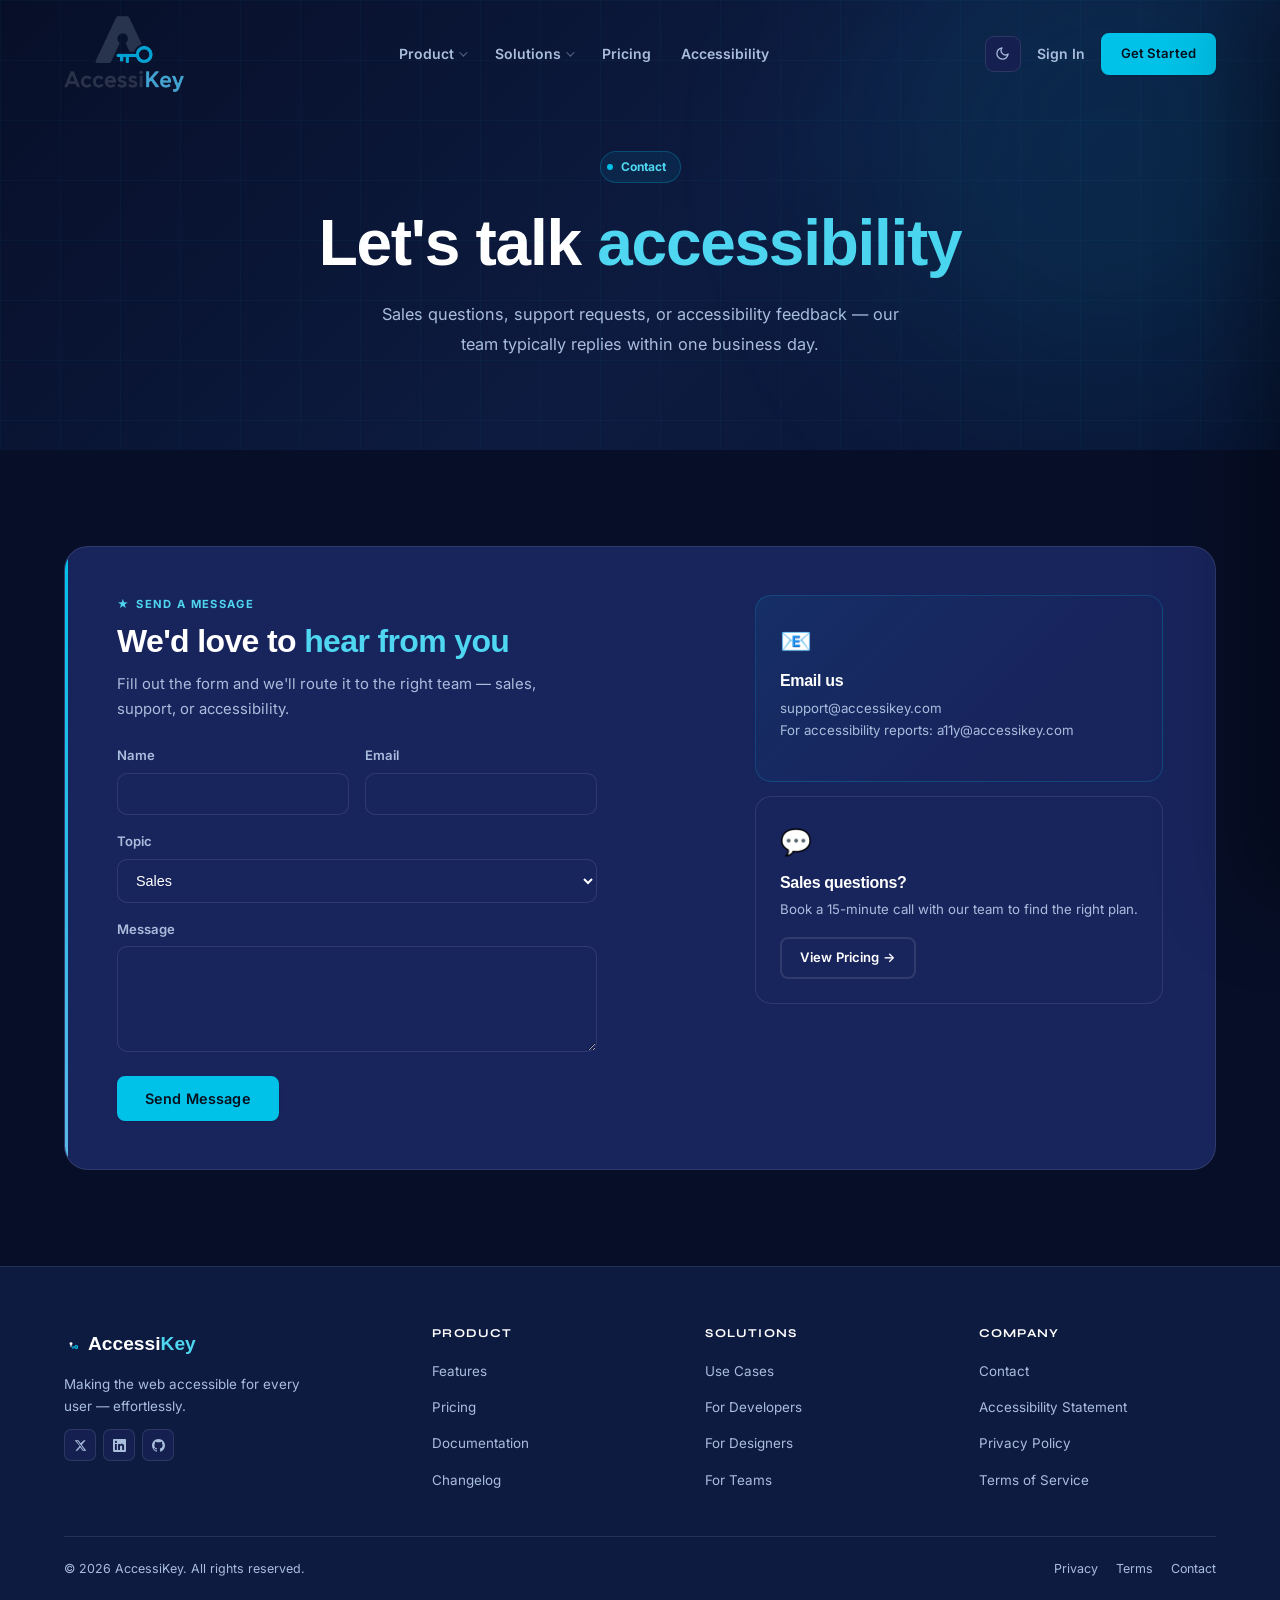
<file: contact.html>
<!DOCTYPE html>
<html lang="en" data-theme="dark">
<head>
  <meta charset="UTF-8"/>
  <meta name="viewport" content="width=device-width, initial-scale=1.0"/>
  <meta name="description" content="Get in touch with the AccessiKey team."/>
  <title>AccessiKey — Contact</title>
  <link rel="preconnect" href="https://fonts.googleapis.com"/>
  <link rel="preconnect" href="https://fonts.gstatic.com" crossorigin/>
  <link href="https://fonts.googleapis.com/css2?family=Inter:wght@300;400;500;600;700&family=Syne:wght@700;800&display=swap" rel="stylesheet"/>
  <link rel="stylesheet" href="assets/css/style.css"/>
</head>
<body>

<nav class="site-nav" id="mainNav">
  <div class="container">
    <div class="nav-inner">
      <a href="index.html" class="nav-logo" aria-label="AccessiKey Home">
       <img src="assets/images/logo.png" alt="" class=".nav-logo-icon">
      </a>

      <ul class="nav-links">
        <li class="has-dropdown">
          <a href="#features">Product</a>
          <div class="nav-dropdown">
            <div class="dropdown-col">
              <div class="dropdown-label">Features</div>
              <a href="accessibility-widget.html" class="dropdown-item">
                <span class="di-icon">🔗</span>
                <span><strong>Accessibility Widget</strong>Reading aids &amp; contrast tools</span>
              </a>
              <a href="smart-profiles.html" class="dropdown-item">
                <span class="di-icon">👤</span>
                <span><strong>Smart Profiles</strong><br>One-click accessibility modes</span>
              </a>
              <a href="reporting.html" class="dropdown-item">
                <span class="di-icon">📊</span>
                <span><strong>Reporting</strong><br>Audit logs &amp; compliance exports</span>
              </a>
            </div>
            <div class="dropdown-col">
              <div class="dropdown-label">Integrations</div>
              <a href="zero-config-setup.html" class="dropdown-item">
                <span class="di-icon">⚡</span>
                <span><strong>Zero-config Setup</strong><br>One script tag install</span>
              </a>
              <a href="all-platforms.html" class="dropdown-item">
                <span class="di-icon">🌐</span>
                <span><strong>All Platforms</strong><br>WordPress, Shopify &amp; more</span>
              </a>
            </div>
          </div>
        </li>
        <li class="has-dropdown">
          <a href="#how-it-works">Solutions</a>
          <div class="nav-dropdown">
            <div class="dropdown-col">
              <div class="dropdown-label">By Role</div>
              <a href="#how-it-works" class="dropdown-item">
                <span class="di-icon">👨‍💻</span>
                <span><strong>Developers</strong><br>Quick install, zero config</span>
              </a>
              <a href="#how-it-works" class="dropdown-item">
                <span class="di-icon">🎨</span>
                <span><strong>Designers</strong><br>Contrast checker &amp; profiles</span>
              </a>
              <a href="#how-it-works" class="dropdown-item">
                <span class="di-icon">🏢</span>
                <span><strong>Teams</strong><br>Dashboard &amp; reporting</span>
              </a>
              <a href="use-cases.html" class="dropdown-item">
                <span class="di-icon">📁</span>
                <span><strong>Use Cases</strong><br>See AccessiKey in action</span>
              </a>
            </div>
          </div>
        </li>
        <li><a href="pricing.html">Pricing</a></li>
        <li><a href="accessibility-statement.html">Accessibility</a></li>
      </ul>

      <div class="nav-cta">
        <button class="theme-toggle" id="themeToggle" aria-label="Switch to light mode">
          <!-- Moon icon (shown in dark mode) -->
          <svg class="icon-moon" width="15" height="15" viewBox="0 0 24 24" fill="none" stroke="currentColor" stroke-width="2" stroke-linecap="round" stroke-linejoin="round"><path d="M21 12.79A9 9 0 1 1 11.21 3 7 7 0 0 0 21 12.79z"/></svg>
          <!-- Sun icon (shown in light mode) -->
          <svg class="icon-sun" width="15" height="15" viewBox="0 0 24 24" fill="none" stroke="currentColor" stroke-width="2" stroke-linecap="round" stroke-linejoin="round" style="display:none"><circle cx="12" cy="12" r="4" fill="currentColor" stroke="none"/><line x1="12" y1="2" x2="12" y2="5"/><line x1="12" y1="19" x2="12" y2="22"/><line x1="4.22" y1="4.22" x2="6.34" y2="6.34"/><line x1="17.66" y1="17.66" x2="19.78" y2="19.78"/><line x1="2" y1="12" x2="5" y2="12"/><line x1="19" y1="12" x2="22" y2="12"/><line x1="4.22" y1="19.78" x2="6.34" y2="17.66"/><line x1="17.66" y1="6.34" x2="19.78" y2="4.22"/></svg>
        </button>
        <a href="#" class="link-signin">Sign In</a>
        <a href="#get-started" class="btn btn-primary btn-sm">Get Started</a>
      </div>

      <button class="nav-toggle" id="navToggle" aria-label="Open menu" aria-expanded="false">
        <span></span><span></span><span></span>
      </button>
    </div>
  </div>
</nav>

<!-- ===== MOBILE NAV — redesigned accordion drawer ===== -->
<div class="mobile-nav" id="mobileNav" aria-hidden="true" role="dialog" aria-label="Navigation menu">
  <div class="mobile-nav-header">
    <a href="index.html" class="nav-logo" aria-label="AccessiKey Home">
      <svg class="nav-logo-icon" viewBox="0 0 40 40" fill="none" aria-hidden="true">
        <path d="M20 4L7 34h7.4l2.7-6.5h5.8L25.6 34H33L20 4z" fill="#0D1B40"/>
        <circle cx="20" cy="19" r="4.2" fill="#FFFFFF"/>
        <rect x="18.4" y="22" width="3.2" height="6" fill="#FFFFFF"/>
        <rect x="21" y="27" width="11" height="3" rx="1.5" fill="#00C2E8"/>
        <circle cx="35" cy="28.5" r="5.5" fill="#00C2E8"/>
        <circle cx="35" cy="28.5" r="2.3" fill="#0D1B40"/>
        <rect x="23" y="30" width="2" height="3.5" rx="0.6" fill="#00C2E8"/>
        <rect x="26.5" y="30" width="2" height="3.5" rx="0.6" fill="#00C2E8"/>
      </svg>
      <span class="nav-logo-text"><span class="ak-strong">Accessi</span><span class="ak-cyan">Key</span></span>
    </a>
    <button class="mobile-nav-close" id="navClose" aria-label="Close menu">
      <svg width="18" height="18" viewBox="0 0 24 24" fill="none" stroke="currentColor" stroke-width="2" stroke-linecap="round"><line x1="18" y1="6" x2="6" y2="18"/><line x1="6" y1="6" x2="18" y2="18"/></svg>
    </button>
  </div>

  <div class="mobile-nav-body">
    <!-- Product accordion -->
    <div class="mobile-nav-section" id="mobileProduct">
      <button class="mobile-nav-toggle" aria-expanded="false">
        Product
        <span class="mobile-nav-toggle-icon">
          <svg viewBox="0 0 24 24" fill="none" stroke="currentColor" stroke-width="2.5" stroke-linecap="round"><line x1="12" y1="5" x2="12" y2="19"/><line x1="5" y1="12" x2="19" y2="12"/></svg>
        </span>
      </button>
      <div class="mobile-nav-submenu">
        <div class="mobile-nav-sub-label">Features</div>
        <a href="accessibility-widget.html" class="mobile-nav-sub-link">
          <span class="msub-icon">🔗</span> Accessibility Widget
        </a>
        <a href="smart-profiles.html" class="mobile-nav-sub-link">
          <span class="msub-icon">👤</span> Smart Profiles
        </a>
        <a href="reporting.html" class="mobile-nav-sub-link">
          <span class="msub-icon">📊</span> Reporting
        </a>
        <div class="mobile-nav-sub-label">Integrations</div>
        <a href="zero-config-setup.html" class="mobile-nav-sub-link">
          <span class="msub-icon">⚡</span> Zero-config Setup
        </a>
        <a href="all-platforms.html" class="mobile-nav-sub-link">
          <span class="msub-icon">🌐</span> All Platforms
        </a>
        <a href="use-cases.html" class="mobile-nav-sub-link">
          <span class="msub-icon">📁</span> Use Cases
        </a>
      </div>
    </div>

    <!-- Solutions accordion -->
    <div class="mobile-nav-section" id="mobileSolutions">
      <button class="mobile-nav-toggle" aria-expanded="false">
        Solutions
        <span class="mobile-nav-toggle-icon">
          <svg viewBox="0 0 24 24" fill="none" stroke="currentColor" stroke-width="2.5" stroke-linecap="round"><line x1="12" y1="5" x2="12" y2="19"/><line x1="5" y1="12" x2="19" y2="12"/></svg>
        </span>
      </button>
      <div class="mobile-nav-submenu">
        <div class="mobile-nav-sub-label">By Role</div>
        <a href="#how-it-works" class="mobile-nav-sub-link">
          <span class="msub-icon">👨‍💻</span> For Developers
        </a>
        <a href="#how-it-works" class="mobile-nav-sub-link">
          <span class="msub-icon">🎨</span> For Designers
        </a>
        <a href="#how-it-works" class="mobile-nav-sub-link">
          <span class="msub-icon">🏢</span> For Teams
        </a>
      </div>
    </div>

    <!-- Flat links -->
    <div class="mobile-nav-flat">
      <a href="pricing.html" class="mobile-nav-flat-link">Pricing</a>
      <a href="accessibility-statement.html" class="mobile-nav-flat-link">Accessibility</a>
    </div>
  </div>

  <div class="mobile-nav-footer">
    <div class="mobile-nav-theme-row">
      <span class="mobile-nav-theme-label">Appearance</span>
      <button class="mobile-theme-toggle" id="mobileThemeToggle" aria-label="Toggle theme"></button>
    </div>
    <a href="#" class="btn btn-ghost btn-full">Sign In</a>
    <a href="#get-started" class="btn btn-primary btn-full">Get Started Free</a>
  </div>
</div>
<div class="mobile-nav-backdrop" id="mobileNavBackdrop"></div>


<section class="hero" id="home" style="min-height:50vh;padding-bottom:40px;">
  <div class="hero-bg"></div>
  <div class="hero-grid"></div>
  <div class="hero-orb hero-orb-1"></div>
  <div class="container">
    <div class="hero-content" style="max-width:680px;margin:0 auto;text-align:center;">
      <div class="hero-pill" style="margin-left:auto;margin-right:auto;"><span class="dot"></span> Contact</div>
      <h1 class="hero-h1">Let's talk <span class="highlight">accessibility</span></h1>
      <p class="hero-desc" style="margin:0 auto;max-width:540px;text-align:center;">Sales questions, support requests, or accessibility feedback — our team typically replies within one business day.</p>
    </div>
  </div>
</section>

<section class="section" id="contact-form">
  <div class="container">
    <div class="offer-inner" style="align-items:flex-start;">
      <div class="offer-content" style="flex:1.1;">
        <div class="offer-tag">Send a message</div>
        <h2 class="offer-heading">We'd love to <span class="highlight">hear from you</span></h2>
        <p class="offer-desc">Fill out the form and we'll route it to the right team — sales, support, or accessibility.</p>

        <form style="display:flex;flex-direction:column;gap:16px;margin-top:24px;max-width:480px;">
          <div style="display:flex;gap:16px;flex-wrap:wrap;">
            <div style="flex:1;min-width:180px;">
              <label for="name" style="display:block;font-size:0.82rem;font-weight:600;color:var(--text-muted);margin-bottom:6px;">Name</label>
              <input id="name" name="name" type="text" required style="width:100%;padding:12px 14px;border-radius:10px;border:1px solid var(--border-col);background:var(--bg-card);color:var(--text);font-size:0.9rem;"/>
            </div>
            <div style="flex:1;min-width:180px;">
              <label for="email" style="display:block;font-size:0.82rem;font-weight:600;color:var(--text-muted);margin-bottom:6px;">Email</label>
              <input id="email" name="email" type="email" required style="width:100%;padding:12px 14px;border-radius:10px;border:1px solid var(--border-col);background:var(--bg-card);color:var(--text);font-size:0.9rem;"/>
            </div>
          </div>
          <div>
            <label for="topic" style="display:block;font-size:0.82rem;font-weight:600;color:var(--text-muted);margin-bottom:6px;">Topic</label>
            <select id="topic" name="topic" style="width:100%;padding:12px 14px;border-radius:10px;border:1px solid var(--border-col);background:var(--bg-card);color:var(--text);font-size:0.9rem;">
              <option>Sales</option>
              <option>Support</option>
              <option>Accessibility feedback</option>
              <option>Partnerships</option>
            </select>
          </div>
          <div>
            <label for="message" style="display:block;font-size:0.82rem;font-weight:600;color:var(--text-muted);margin-bottom:6px;">Message</label>
            <textarea id="message" name="message" rows="5" required style="width:100%;padding:12px 14px;border-radius:10px;border:1px solid var(--border-col);background:var(--bg-card);color:var(--text);font-size:0.9rem;resize:vertical;"></textarea>
          </div>
          <button type="submit" class="btn btn-primary" style="align-self:flex-start;">Send Message</button>
        </form>
      </div>

      <div class="faq-aside" style="flex:0.8;">
        <div class="faq-cta-card">
          <div class="faq-cta-icon">📧</div>
          <h4>Email us</h4>
          <p>support@accessikey.com<br>For accessibility reports: a11y@accessikey.com</p>
        </div>
        <div class="faq-download-card">
          <div class="faq-download-icon">💬</div>
          <h4>Sales questions?</h4>
          <p>Book a 15-minute call with our team to find the right plan.</p>
          <a href="pricing.html" class="btn btn-secondary btn-sm">View Pricing →</a>
        </div>
      </div>
    </div>
  </div>
</section>


<footer class="site-footer">
  <div class="container">
    <div class="footer-inner">
      <div class="footer-top">
        <div class="footer-brand">
          <a href="index.html" class="nav-logo footer-logo" aria-label="AccessiKey Home">
            <svg class="nav-logo-icon" viewBox="0 0 40 40" fill="none" aria-hidden="true">
              <path d="M20 4L7 34h7.4l2.7-6.5h5.8L25.6 34H33L20 4z" fill="#0D1B40"/>
              <circle cx="20" cy="19" r="4.2" fill="#FFFFFF"/>
              <rect x="18.4" y="22" width="3.2" height="6" fill="#FFFFFF"/>
              <rect x="21" y="27" width="11" height="3" rx="1.5" fill="#00C2E8"/>
              <circle cx="35" cy="28.5" r="5.5" fill="#00C2E8"/>
              <circle cx="35" cy="28.5" r="2.3" fill="#0D1B40"/>
              <rect x="23" y="30" width="2" height="3.5" rx="0.6" fill="#00C2E8"/>
              <rect x="26.5" y="30" width="2" height="3.5" rx="0.6" fill="#00C2E8"/>
            </svg>
            <span class="nav-logo-text"><span class="ak-strong">Accessi</span><span class="ak-cyan">Key</span></span>
          </a>
          <p>Making the web accessible for every user — effortlessly.</p>
          <div class="footer-social">
            <a href="#" class="social-btn" aria-label="Twitter / X">
              <svg width="13" height="13" viewBox="0 0 24 24" fill="currentColor"><path d="M18.244 2.25h3.308l-7.227 8.26 8.502 11.24H16.17l-4.714-6.231-5.401 6.231H2.746l7.73-8.835L1.254 2.25H8.08l4.259 5.63L18.244 2.25zm-1.161 17.52h1.833L7.084 4.126H5.117L17.083 19.77z"/></svg>
            </a>
            <a href="#" class="social-btn" aria-label="LinkedIn">
              <svg width="13" height="13" viewBox="0 0 24 24" fill="currentColor"><path d="M20.447 20.452h-3.554v-5.569c0-1.328-.027-3.037-1.852-3.037-1.853 0-2.136 1.445-2.136 2.939v5.667H9.351V9h3.414v1.561h.046c.477-.9 1.637-1.85 3.37-1.85 3.601 0 4.267 2.37 4.267 5.455v6.286zM5.337 7.433a2.062 2.062 0 01-2.063-2.065 2.064 2.064 0 112.063 2.065zm1.782 13.019H3.555V9h3.564v11.452zM22.225 0H1.771C.792 0 0 .774 0 1.729v20.542C0 23.227.792 24 1.771 24h20.451C23.2 24 24 23.227 24 22.271V1.729C24 .774 23.2 0 22.222 0h.003z"/></svg>
            </a>
            <a href="#" class="social-btn" aria-label="GitHub">
              <svg width="13" height="13" viewBox="0 0 24 24" fill="currentColor"><path d="M12 0C5.374 0 0 5.373 0 12c0 5.302 3.438 9.8 8.207 11.387.599.111.793-.261.793-.577v-2.234c-3.338.726-4.033-1.416-4.033-1.416-.546-1.387-1.333-1.756-1.333-1.756-1.089-.745.083-.729.083-.729 1.205.084 1.839 1.237 1.839 1.237 1.07 1.834 2.807 1.304 3.492.997.107-.775.418-1.305.762-1.604-2.665-.305-5.467-1.334-5.467-5.931 0-1.311.469-2.381 1.236-3.221-.124-.303-.535-1.524.117-3.176 0 0 1.008-.322 3.301 1.23A11.509 11.509 0 0112 5.803c1.02.005 2.047.138 3.006.404 2.291-1.552 3.297-1.23 3.297-1.23.653 1.653.242 2.874.118 3.176.77.84 1.235 1.911 1.235 3.221 0 4.609-2.807 5.624-5.479 5.921.43.372.823 1.102.823 2.222v3.293c0 .319.192.694.801.576C20.566 21.797 24 17.3 24 12c0-6.627-5.373-12-12-12z"/></svg>
            </a>
          </div>
        </div>
        <div class="footer-col">
          <h5>Product</h5>
          <ul>
            <li><a href="#features">Features</a></li>
            <li><a href="pricing.html">Pricing</a></li>
            <li><a href="#">Documentation</a></li>
            <li><a href="#">Changelog</a></li>
          </ul>
        </div>
        <div class="footer-col">
          <h5>Solutions</h5>
          <ul>
            <li><a href="use-cases.html">Use Cases</a></li>
            <li><a href="#how-it-works">For Developers</a></li>
            <li><a href="#how-it-works">For Designers</a></li>
            <li><a href="#how-it-works">For Teams</a></li>
          </ul>
        </div>
        <div class="footer-col">
          <h5>Company</h5>
          <ul>
            <li><a href="contact.html">Contact</a></li>
            <li><a href="accessibility-statement.html">Accessibility Statement</a></li>
            <li><a href="#">Privacy Policy</a></li>
            <li><a href="#">Terms of Service</a></li>
          </ul>
        </div>
      </div>
      <div class="footer-bottom">
        <p>© 2026 AccessiKey. All rights reserved.</p>
        <div class="footer-bottom-links">
          <a href="#">Privacy</a>
          <a href="#">Terms</a>
          <a href="contact.html">Contact</a>
        </div>
      </div>
    </div>
  </div>
</footer>


<script src="assets/js/main.js"></script>
</body>
</html>
</file>
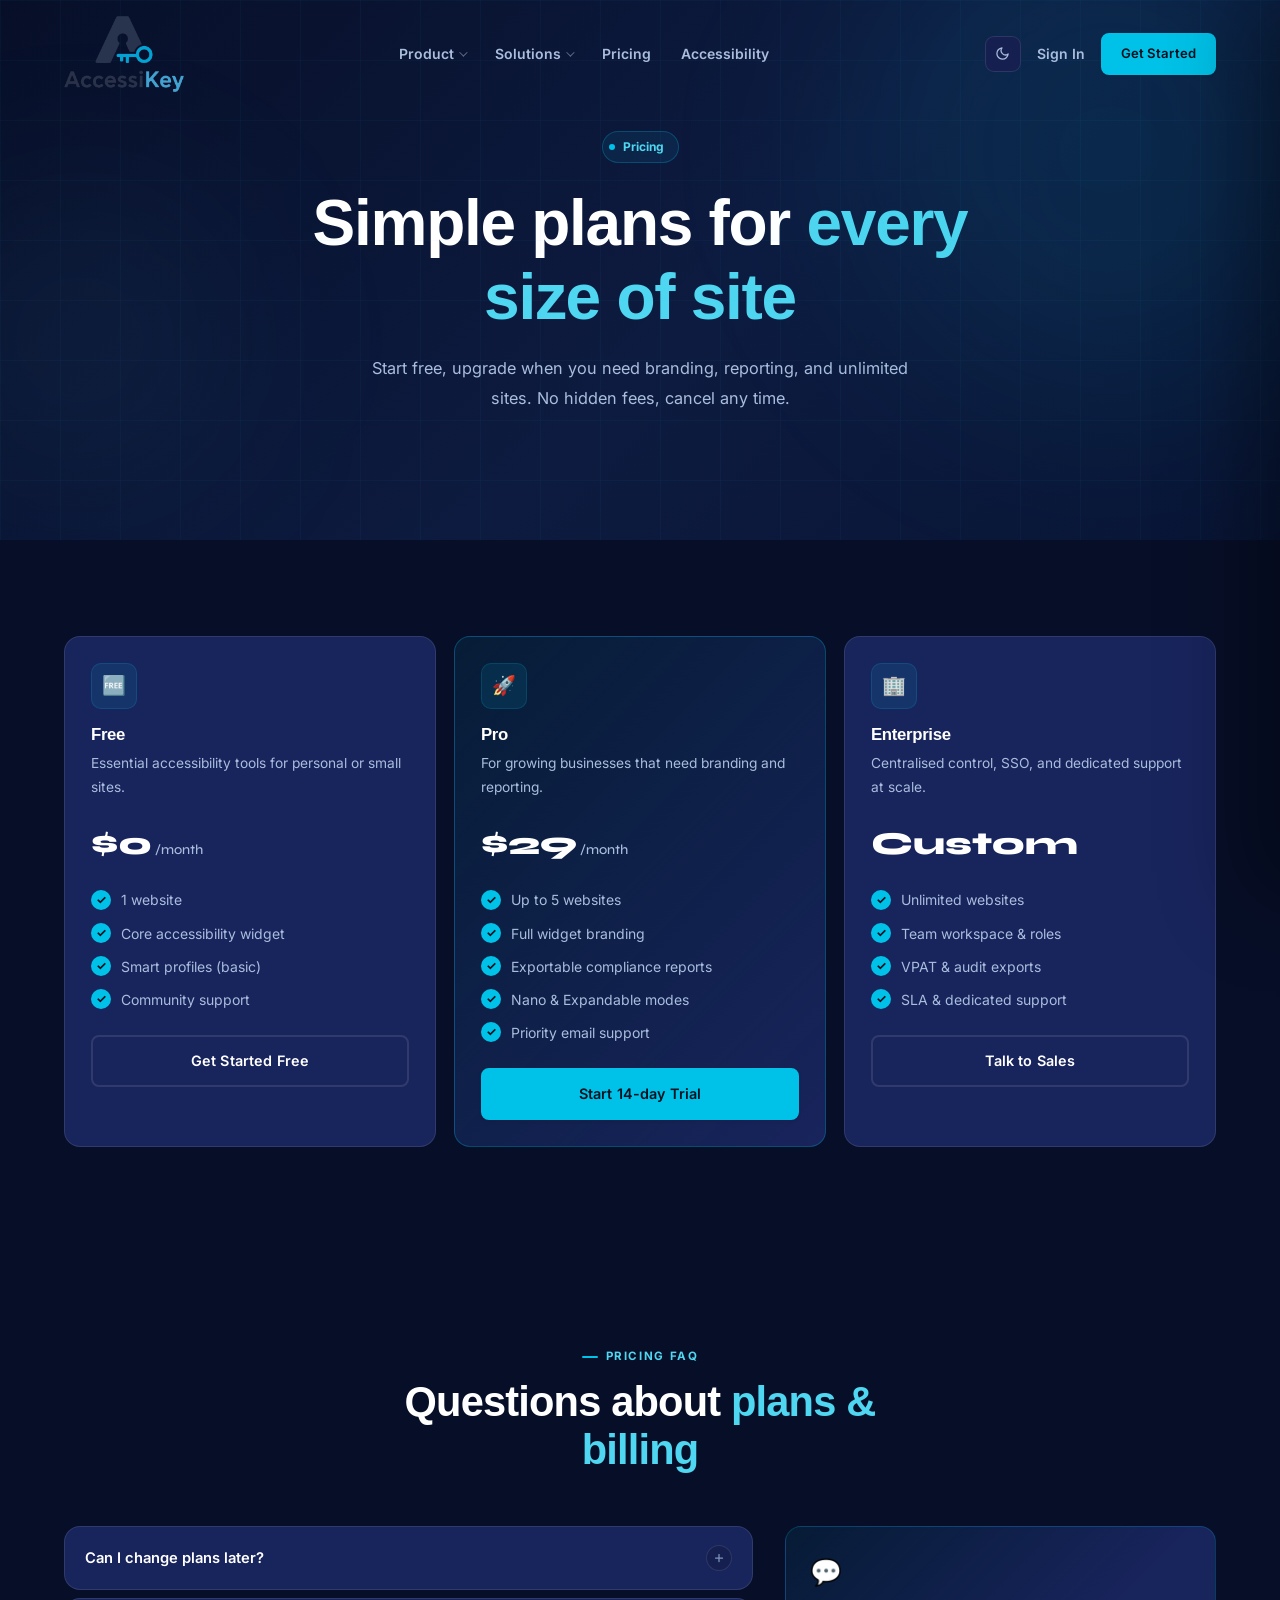
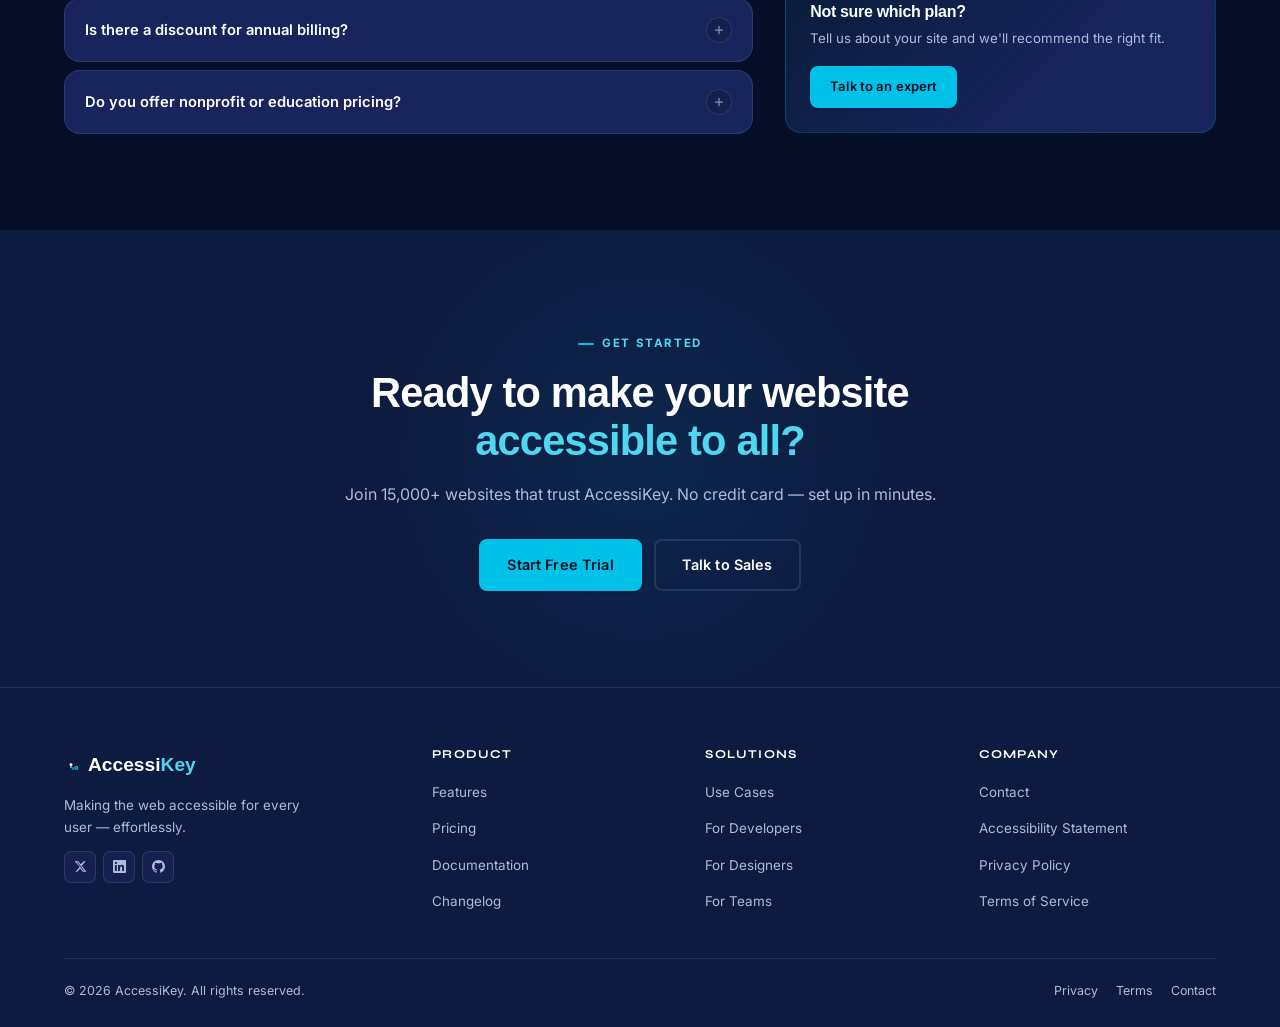
<file: pricing.html>
<!DOCTYPE html>
<html lang="en" data-theme="dark">
<head>
  <meta charset="UTF-8"/>
  <meta name="viewport" content="width=device-width, initial-scale=1.0"/>
  <meta name="description" content="Simple, transparent pricing for AccessiKey accessibility widget."/>
  <title>AccessiKey — Pricing</title>
  <link rel="preconnect" href="https://fonts.googleapis.com"/>
  <link rel="preconnect" href="https://fonts.gstatic.com" crossorigin/>
  <link href="https://fonts.googleapis.com/css2?family=Inter:wght@300;400;500;600;700&family=Syne:wght@700;800&display=swap" rel="stylesheet"/>
  <link rel="stylesheet" href="assets/css/style.css"/>
</head>
<body>

<nav class="site-nav" id="mainNav">
  <div class="container">
    <div class="nav-inner">
      <a href="index.html" class="nav-logo" aria-label="AccessiKey Home">
       <img src="assets/images/logo.png" alt="" class=".nav-logo-icon">
      </a>

      <ul class="nav-links">
        <li class="has-dropdown">
          <a href="#features">Product</a>
          <div class="nav-dropdown">
            <div class="dropdown-col">
              <div class="dropdown-label">Features</div>
              <a href="accessibility-widget.html" class="dropdown-item">
                <span class="di-icon">🔗</span>
                <span><strong>Accessibility Widget</strong>Reading aids &amp; contrast tools</span>
              </a>
              <a href="smart-profiles.html" class="dropdown-item">
                <span class="di-icon">👤</span>
                <span><strong>Smart Profiles</strong><br>One-click accessibility modes</span>
              </a>
              <a href="reporting.html" class="dropdown-item">
                <span class="di-icon">📊</span>
                <span><strong>Reporting</strong><br>Audit logs &amp; compliance exports</span>
              </a>
            </div>
            <div class="dropdown-col">
              <div class="dropdown-label">Integrations</div>
              <a href="zero-config-setup.html" class="dropdown-item">
                <span class="di-icon">⚡</span>
                <span><strong>Zero-config Setup</strong><br>One script tag install</span>
              </a>
              <a href="all-platforms.html" class="dropdown-item">
                <span class="di-icon">🌐</span>
                <span><strong>All Platforms</strong><br>WordPress, Shopify &amp; more</span>
              </a>
            </div>
          </div>
        </li>
        <li class="has-dropdown">
          <a href="#how-it-works">Solutions</a>
          <div class="nav-dropdown">
            <div class="dropdown-col">
              <div class="dropdown-label">By Role</div>
              <a href="#how-it-works" class="dropdown-item">
                <span class="di-icon">👨‍💻</span>
                <span><strong>Developers</strong><br>Quick install, zero config</span>
              </a>
              <a href="#how-it-works" class="dropdown-item">
                <span class="di-icon">🎨</span>
                <span><strong>Designers</strong><br>Contrast checker &amp; profiles</span>
              </a>
              <a href="#how-it-works" class="dropdown-item">
                <span class="di-icon">🏢</span>
                <span><strong>Teams</strong><br>Dashboard &amp; reporting</span>
              </a>
              <a href="use-cases.html" class="dropdown-item">
                <span class="di-icon">📁</span>
                <span><strong>Use Cases</strong><br>See AccessiKey in action</span>
              </a>
            </div>
          </div>
        </li>
        <li><a href="pricing.html">Pricing</a></li>
        <li><a href="accessibility-statement.html">Accessibility</a></li>
      </ul>

      <div class="nav-cta">
        <button class="theme-toggle" id="themeToggle" aria-label="Switch to light mode">
          <!-- Moon icon (shown in dark mode) -->
          <svg class="icon-moon" width="15" height="15" viewBox="0 0 24 24" fill="none" stroke="currentColor" stroke-width="2" stroke-linecap="round" stroke-linejoin="round"><path d="M21 12.79A9 9 0 1 1 11.21 3 7 7 0 0 0 21 12.79z"/></svg>
          <!-- Sun icon (shown in light mode) -->
          <svg class="icon-sun" width="15" height="15" viewBox="0 0 24 24" fill="none" stroke="currentColor" stroke-width="2" stroke-linecap="round" stroke-linejoin="round" style="display:none"><circle cx="12" cy="12" r="4" fill="currentColor" stroke="none"/><line x1="12" y1="2" x2="12" y2="5"/><line x1="12" y1="19" x2="12" y2="22"/><line x1="4.22" y1="4.22" x2="6.34" y2="6.34"/><line x1="17.66" y1="17.66" x2="19.78" y2="19.78"/><line x1="2" y1="12" x2="5" y2="12"/><line x1="19" y1="12" x2="22" y2="12"/><line x1="4.22" y1="19.78" x2="6.34" y2="17.66"/><line x1="17.66" y1="6.34" x2="19.78" y2="4.22"/></svg>
        </button>
        <a href="#" class="link-signin">Sign In</a>
        <a href="#get-started" class="btn btn-primary btn-sm">Get Started</a>
      </div>

      <button class="nav-toggle" id="navToggle" aria-label="Open menu" aria-expanded="false">
        <span></span><span></span><span></span>
      </button>
    </div>
  </div>
</nav>

<!-- ===== MOBILE NAV — redesigned accordion drawer ===== -->
<div class="mobile-nav" id="mobileNav" aria-hidden="true" role="dialog" aria-label="Navigation menu">
  <div class="mobile-nav-header">
    <a href="index.html" class="nav-logo" aria-label="AccessiKey Home">
      <svg class="nav-logo-icon" viewBox="0 0 40 40" fill="none" aria-hidden="true">
        <path d="M20 4L7 34h7.4l2.7-6.5h5.8L25.6 34H33L20 4z" fill="#0D1B40"/>
        <circle cx="20" cy="19" r="4.2" fill="#FFFFFF"/>
        <rect x="18.4" y="22" width="3.2" height="6" fill="#FFFFFF"/>
        <rect x="21" y="27" width="11" height="3" rx="1.5" fill="#00C2E8"/>
        <circle cx="35" cy="28.5" r="5.5" fill="#00C2E8"/>
        <circle cx="35" cy="28.5" r="2.3" fill="#0D1B40"/>
        <rect x="23" y="30" width="2" height="3.5" rx="0.6" fill="#00C2E8"/>
        <rect x="26.5" y="30" width="2" height="3.5" rx="0.6" fill="#00C2E8"/>
      </svg>
      <span class="nav-logo-text"><span class="ak-strong">Accessi</span><span class="ak-cyan">Key</span></span>
    </a>
    <button class="mobile-nav-close" id="navClose" aria-label="Close menu">
      <svg width="18" height="18" viewBox="0 0 24 24" fill="none" stroke="currentColor" stroke-width="2" stroke-linecap="round"><line x1="18" y1="6" x2="6" y2="18"/><line x1="6" y1="6" x2="18" y2="18"/></svg>
    </button>
  </div>

  <div class="mobile-nav-body">
    <!-- Product accordion -->
    <div class="mobile-nav-section" id="mobileProduct">
      <button class="mobile-nav-toggle" aria-expanded="false">
        Product
        <span class="mobile-nav-toggle-icon">
          <svg viewBox="0 0 24 24" fill="none" stroke="currentColor" stroke-width="2.5" stroke-linecap="round"><line x1="12" y1="5" x2="12" y2="19"/><line x1="5" y1="12" x2="19" y2="12"/></svg>
        </span>
      </button>
      <div class="mobile-nav-submenu">
        <div class="mobile-nav-sub-label">Features</div>
        <a href="accessibility-widget.html" class="mobile-nav-sub-link">
          <span class="msub-icon">🔗</span> Accessibility Widget
        </a>
        <a href="smart-profiles.html" class="mobile-nav-sub-link">
          <span class="msub-icon">👤</span> Smart Profiles
        </a>
        <a href="reporting.html" class="mobile-nav-sub-link">
          <span class="msub-icon">📊</span> Reporting
        </a>
        <div class="mobile-nav-sub-label">Integrations</div>
        <a href="zero-config-setup.html" class="mobile-nav-sub-link">
          <span class="msub-icon">⚡</span> Zero-config Setup
        </a>
        <a href="all-platforms.html" class="mobile-nav-sub-link">
          <span class="msub-icon">🌐</span> All Platforms
        </a>
        <a href="use-cases.html" class="mobile-nav-sub-link">
          <span class="msub-icon">📁</span> Use Cases
        </a>
      </div>
    </div>

    <!-- Solutions accordion -->
    <div class="mobile-nav-section" id="mobileSolutions">
      <button class="mobile-nav-toggle" aria-expanded="false">
        Solutions
        <span class="mobile-nav-toggle-icon">
          <svg viewBox="0 0 24 24" fill="none" stroke="currentColor" stroke-width="2.5" stroke-linecap="round"><line x1="12" y1="5" x2="12" y2="19"/><line x1="5" y1="12" x2="19" y2="12"/></svg>
        </span>
      </button>
      <div class="mobile-nav-submenu">
        <div class="mobile-nav-sub-label">By Role</div>
        <a href="#how-it-works" class="mobile-nav-sub-link">
          <span class="msub-icon">👨‍💻</span> For Developers
        </a>
        <a href="#how-it-works" class="mobile-nav-sub-link">
          <span class="msub-icon">🎨</span> For Designers
        </a>
        <a href="#how-it-works" class="mobile-nav-sub-link">
          <span class="msub-icon">🏢</span> For Teams
        </a>
      </div>
    </div>

    <!-- Flat links -->
    <div class="mobile-nav-flat">
      <a href="pricing.html" class="mobile-nav-flat-link">Pricing</a>
      <a href="accessibility-statement.html" class="mobile-nav-flat-link">Accessibility</a>
    </div>
  </div>

  <div class="mobile-nav-footer">
    <div class="mobile-nav-theme-row">
      <span class="mobile-nav-theme-label">Appearance</span>
      <button class="mobile-theme-toggle" id="mobileThemeToggle" aria-label="Toggle theme"></button>
    </div>
    <a href="#" class="btn btn-ghost btn-full">Sign In</a>
    <a href="#get-started" class="btn btn-primary btn-full">Get Started Free</a>
  </div>
</div>
<div class="mobile-nav-backdrop" id="mobileNavBackdrop"></div>


<section class="hero" id="home" style="min-height:60vh;padding-bottom:60px;">
  <div class="hero-bg"></div>
  <div class="hero-grid"></div>
  <div class="hero-orb hero-orb-1"></div>
  <div class="hero-orb hero-orb-2"></div>
  <div class="container">
    <div class="hero-content" style="max-width:680px;margin:0 auto;text-align:center;">
      <div class="hero-pill" style="margin-left:auto;margin-right:auto;"><span class="dot"></span> Pricing</div>
      <h1 class="hero-h1">Simple plans for <span class="highlight">every size of site</span></h1>
      <p class="hero-desc" style="margin:0 auto 36px;max-width:540px;text-align:center;">Start free, upgrade when you need branding, reporting, and unlimited sites. No hidden fees, cancel any time.</p>
    </div>
  </div>
</section>

<section class="section" id="pricing">
  <div class="container">
    <div class="features-grid" style="grid-template-columns:repeat(3,1fr);align-items:stretch;">
      <article class="feat-card reveal reveal-delay-1">
        <div class="feat-icon">🆓</div>
        <h4>Free</h4>
        <p style="margin-bottom:18px;">Essential accessibility tools for personal or small sites.</p>
        <div style="font-family:'Syne',sans-serif;font-size:2rem;font-weight:800;color:var(--text);margin-bottom:18px;">$0<span style="font-size:0.85rem;color:var(--text-muted);font-weight:500;"> /month</span></div>
        <ul class="offer-bullets" style="margin-bottom:24px;display:flex;flex-direction:column;gap:10px;">
          <li>1 website</li>
          <li>Core accessibility widget</li>
          <li>Smart profiles (basic)</li>
          <li>Community support</li>
        </ul>
        <a href="#get-started" class="btn btn-secondary btn-full">Get Started Free</a>
      </article>

      <article class="feat-card featured reveal reveal-delay-2">
        <div class="feat-icon">🚀</div>
        <h4>Pro</h4>
        <p style="margin-bottom:18px;">For growing businesses that need branding and reporting.</p>
        <div style="font-family:'Syne',sans-serif;font-size:2rem;font-weight:800;color:var(--text);margin-bottom:18px;">$29<span style="font-size:0.85rem;color:var(--text-muted);font-weight:500;"> /month</span></div>
        <ul class="offer-bullets" style="margin-bottom:24px;display:flex;flex-direction:column;gap:10px;">
          <li>Up to 5 websites</li>
          <li>Full widget branding</li>
          <li>Exportable compliance reports</li>
          <li>Nano &amp; Expandable modes</li>
          <li>Priority email support</li>
        </ul>
        <a href="#get-started" class="btn btn-primary btn-full">Start 14-day Trial</a>
      </article>

      <article class="feat-card reveal reveal-delay-3">
        <div class="feat-icon">🏢</div>
        <h4>Enterprise</h4>
        <p style="margin-bottom:18px;">Centralised control, SSO, and dedicated support at scale.</p>
        <div style="font-family:'Syne',sans-serif;font-size:2rem;font-weight:800;color:var(--text);margin-bottom:18px;">Custom</div>
        <ul class="offer-bullets" style="margin-bottom:24px;display:flex;flex-direction:column;gap:10px;">
          <li>Unlimited websites</li>
          <li>Team workspace &amp; roles</li>
          <li>VPAT &amp; audit exports</li>
          <li>SLA &amp; dedicated support</li>
        </ul>
        <a href="contact.html" class="btn btn-secondary btn-full">Talk to Sales</a>
      </article>
    </div>
  </div>
</section>

<section class="section faq-section" id="faq">
  <div class="container">
    <div class="faq-header reveal">
      <span class="eyebrow">Pricing FAQ</span>
      <h2>Questions about <span class="highlight">plans &amp; billing</span></h2>
    </div>
    <div class="faq-layout reveal reveal-delay-1">
      <div class="faq-list">
        <div class="faq-item">
          <button class="faq-question" aria-expanded="false">
            Can I change plans later?
            <span class="faq-icon" aria-hidden="true"><svg width="12" height="12" viewBox="0 0 24 24" fill="none" stroke="currentColor" stroke-width="2.5" stroke-linecap="round"><line x1="12" y1="5" x2="12" y2="19"/><line x1="5" y1="12" x2="19" y2="12"/></svg></span>
          </button>
          <div class="faq-answer"><div class="faq-answer-inner">Yes — upgrade, downgrade, or cancel at any time from your dashboard. Changes apply immediately and billing is pro-rated.</div></div>
        </div>
        <div class="faq-item">
          <button class="faq-question" aria-expanded="false">
            Is there a discount for annual billing?
            <span class="faq-icon" aria-hidden="true"><svg width="12" height="12" viewBox="0 0 24 24" fill="none" stroke="currentColor" stroke-width="2.5" stroke-linecap="round"><line x1="12" y1="5" x2="12" y2="19"/><line x1="5" y1="12" x2="19" y2="12"/></svg></span>
          </button>
          <div class="faq-answer"><div class="faq-answer-inner">Pro and Enterprise plans save 20% when billed yearly instead of monthly.</div></div>
        </div>
        <div class="faq-item">
          <button class="faq-question" aria-expanded="false">
            Do you offer nonprofit or education pricing?
            <span class="faq-icon" aria-hidden="true"><svg width="12" height="12" viewBox="0 0 24 24" fill="none" stroke="currentColor" stroke-width="2.5" stroke-linecap="round"><line x1="12" y1="5" x2="12" y2="19"/><line x1="5" y1="12" x2="19" y2="12"/></svg></span>
          </button>
          <div class="faq-answer"><div class="faq-answer-inner">Yes — registered nonprofits and educational institutions get 30% off Pro. Contact our team to apply.</div></div>
        </div>
      </div>
      <div class="faq-aside">
        <div class="faq-cta-card">
          <div class="faq-cta-icon">💬</div>
          <h4>Not sure which plan?</h4>
          <p>Tell us about your site and we'll recommend the right fit.</p>
          <a href="contact.html" class="btn btn-primary btn-sm">Talk to an expert</a>
        </div>
      </div>
    </div>
  </div>
</section>

<section class="cta-banner" id="get-started">
  <div class="container">
    <div class="cta-inner reveal">
      <span class="eyebrow" style="justify-content:center;margin-bottom:16px">Get Started</span>
      <h2>Ready to make your website <span class="highlight">accessible to all?</span></h2>
      <p>Join 15,000+ websites that trust AccessiKey. No credit card — set up in minutes.</p>
      <div class="cta-actions">
        <a href="#get-started" class="btn btn-primary">Start Free Trial</a>
        <a href="contact.html" class="btn btn-secondary">Talk to Sales</a>
      </div>
    </div>
  </div>
</section>


<footer class="site-footer">
  <div class="container">
    <div class="footer-inner">
      <div class="footer-top">
        <div class="footer-brand">
          <a href="index.html" class="nav-logo footer-logo" aria-label="AccessiKey Home">
            <svg class="nav-logo-icon" viewBox="0 0 40 40" fill="none" aria-hidden="true">
              <path d="M20 4L7 34h7.4l2.7-6.5h5.8L25.6 34H33L20 4z" fill="#0D1B40"/>
              <circle cx="20" cy="19" r="4.2" fill="#FFFFFF"/>
              <rect x="18.4" y="22" width="3.2" height="6" fill="#FFFFFF"/>
              <rect x="21" y="27" width="11" height="3" rx="1.5" fill="#00C2E8"/>
              <circle cx="35" cy="28.5" r="5.5" fill="#00C2E8"/>
              <circle cx="35" cy="28.5" r="2.3" fill="#0D1B40"/>
              <rect x="23" y="30" width="2" height="3.5" rx="0.6" fill="#00C2E8"/>
              <rect x="26.5" y="30" width="2" height="3.5" rx="0.6" fill="#00C2E8"/>
            </svg>
            <span class="nav-logo-text"><span class="ak-strong">Accessi</span><span class="ak-cyan">Key</span></span>
          </a>
          <p>Making the web accessible for every user — effortlessly.</p>
          <div class="footer-social">
            <a href="#" class="social-btn" aria-label="Twitter / X">
              <svg width="13" height="13" viewBox="0 0 24 24" fill="currentColor"><path d="M18.244 2.25h3.308l-7.227 8.26 8.502 11.24H16.17l-4.714-6.231-5.401 6.231H2.746l7.73-8.835L1.254 2.25H8.08l4.259 5.63L18.244 2.25zm-1.161 17.52h1.833L7.084 4.126H5.117L17.083 19.77z"/></svg>
            </a>
            <a href="#" class="social-btn" aria-label="LinkedIn">
              <svg width="13" height="13" viewBox="0 0 24 24" fill="currentColor"><path d="M20.447 20.452h-3.554v-5.569c0-1.328-.027-3.037-1.852-3.037-1.853 0-2.136 1.445-2.136 2.939v5.667H9.351V9h3.414v1.561h.046c.477-.9 1.637-1.85 3.37-1.85 3.601 0 4.267 2.37 4.267 5.455v6.286zM5.337 7.433a2.062 2.062 0 01-2.063-2.065 2.064 2.064 0 112.063 2.065zm1.782 13.019H3.555V9h3.564v11.452zM22.225 0H1.771C.792 0 0 .774 0 1.729v20.542C0 23.227.792 24 1.771 24h20.451C23.2 24 24 23.227 24 22.271V1.729C24 .774 23.2 0 22.222 0h.003z"/></svg>
            </a>
            <a href="#" class="social-btn" aria-label="GitHub">
              <svg width="13" height="13" viewBox="0 0 24 24" fill="currentColor"><path d="M12 0C5.374 0 0 5.373 0 12c0 5.302 3.438 9.8 8.207 11.387.599.111.793-.261.793-.577v-2.234c-3.338.726-4.033-1.416-4.033-1.416-.546-1.387-1.333-1.756-1.333-1.756-1.089-.745.083-.729.083-.729 1.205.084 1.839 1.237 1.839 1.237 1.07 1.834 2.807 1.304 3.492.997.107-.775.418-1.305.762-1.604-2.665-.305-5.467-1.334-5.467-5.931 0-1.311.469-2.381 1.236-3.221-.124-.303-.535-1.524.117-3.176 0 0 1.008-.322 3.301 1.23A11.509 11.509 0 0112 5.803c1.02.005 2.047.138 3.006.404 2.291-1.552 3.297-1.23 3.297-1.23.653 1.653.242 2.874.118 3.176.77.84 1.235 1.911 1.235 3.221 0 4.609-2.807 5.624-5.479 5.921.43.372.823 1.102.823 2.222v3.293c0 .319.192.694.801.576C20.566 21.797 24 17.3 24 12c0-6.627-5.373-12-12-12z"/></svg>
            </a>
          </div>
        </div>
        <div class="footer-col">
          <h5>Product</h5>
          <ul>
            <li><a href="#features">Features</a></li>
            <li><a href="pricing.html">Pricing</a></li>
            <li><a href="#">Documentation</a></li>
            <li><a href="#">Changelog</a></li>
          </ul>
        </div>
        <div class="footer-col">
          <h5>Solutions</h5>
          <ul>
            <li><a href="use-cases.html">Use Cases</a></li>
            <li><a href="#how-it-works">For Developers</a></li>
            <li><a href="#how-it-works">For Designers</a></li>
            <li><a href="#how-it-works">For Teams</a></li>
          </ul>
        </div>
        <div class="footer-col">
          <h5>Company</h5>
          <ul>
            <li><a href="contact.html">Contact</a></li>
            <li><a href="accessibility-statement.html">Accessibility Statement</a></li>
            <li><a href="#">Privacy Policy</a></li>
            <li><a href="#">Terms of Service</a></li>
          </ul>
        </div>
      </div>
      <div class="footer-bottom">
        <p>© 2026 AccessiKey. All rights reserved.</p>
        <div class="footer-bottom-links">
          <a href="#">Privacy</a>
          <a href="#">Terms</a>
          <a href="contact.html">Contact</a>
        </div>
      </div>
    </div>
  </div>
</footer>


<script src="assets/js/main.js"></script>
</body>
</html>
</file>
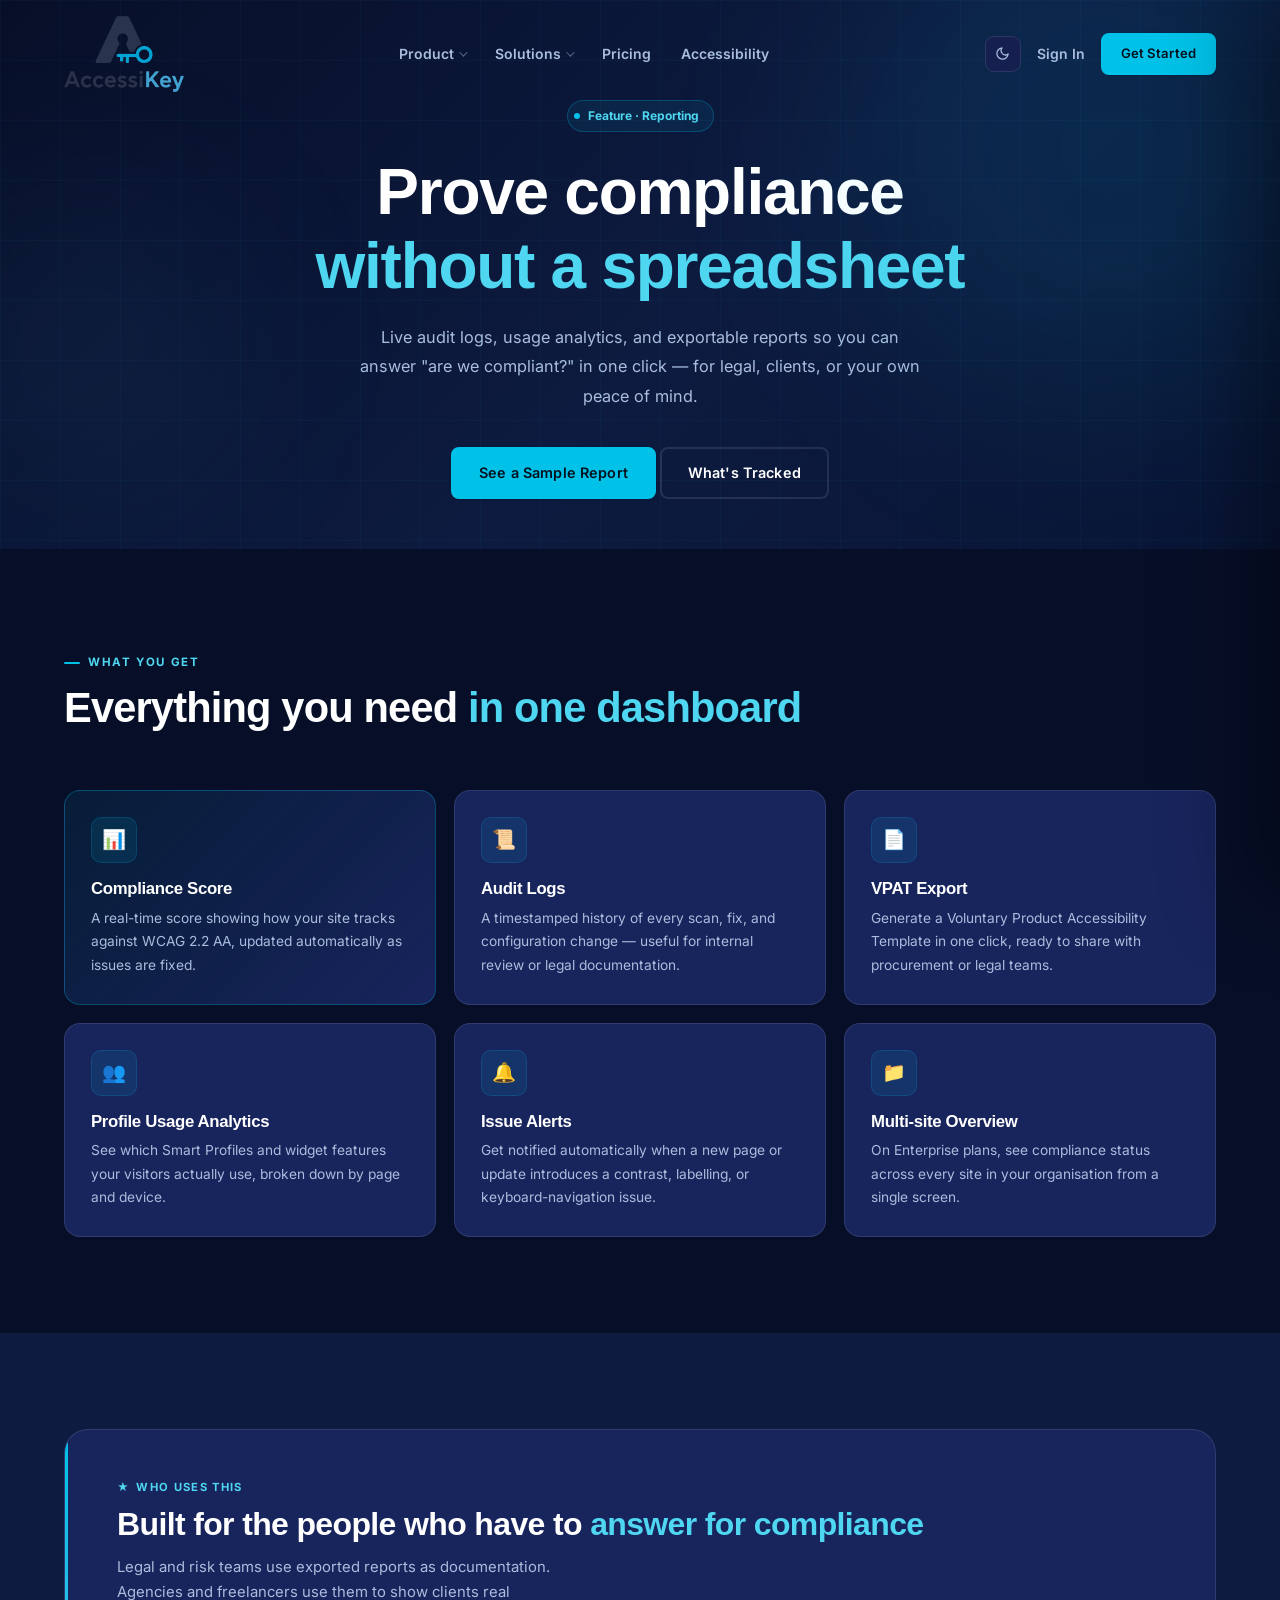
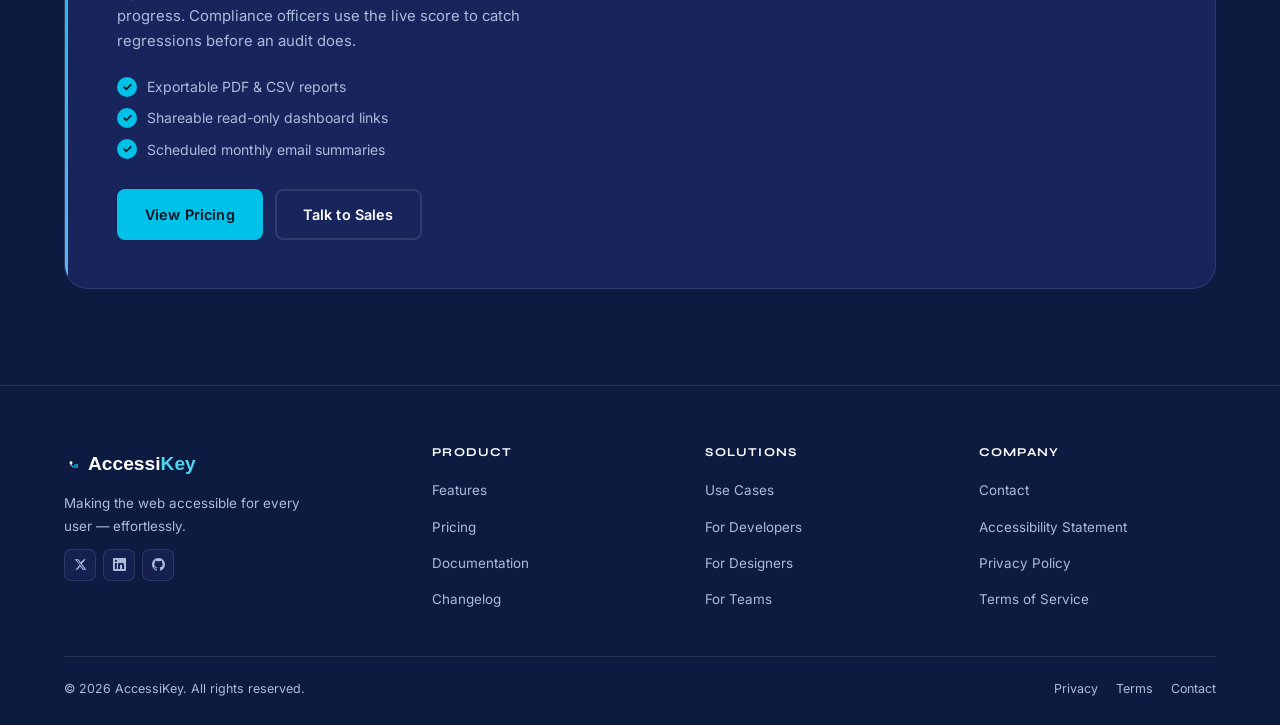
<file: reporting.html>
<!DOCTYPE html>
<html lang="en" data-theme="dark">
<head>
  <meta charset="UTF-8"/>
  <meta name="viewport" content="width=device-width, initial-scale=1.0"/>
  <meta name="description" content="Compliance scores, audit logs, and exportable VPAT reports."/>
  <title>AccessiKey — Reporting</title>
  <link rel="preconnect" href="https://fonts.googleapis.com"/>
  <link rel="preconnect" href="https://fonts.gstatic.com" crossorigin/>
  <link href="https://fonts.googleapis.com/css2?family=Inter:wght@300;400;500;600;700&family=Syne:wght@700;800&display=swap" rel="stylesheet"/>
  <link rel="stylesheet" href="assets/css/style.css"/>
</head>
<body>

<nav class="site-nav" id="mainNav">
  <div class="container">
    <div class="nav-inner">
      <a href="index.html" class="nav-logo" aria-label="AccessiKey Home">
       <img src="assets/images/logo.png" alt="" class=".nav-logo-icon">
      </a>

      <ul class="nav-links">
        <li class="has-dropdown">
          <a href="#features">Product</a>
          <div class="nav-dropdown">
            <div class="dropdown-col">
              <div class="dropdown-label">Features</div>
              <a href="accessibility-widget.html" class="dropdown-item">
                <span class="di-icon">🔗</span>
                <span><strong>Accessibility Widget</strong>Reading aids &amp; contrast tools</span>
              </a>
              <a href="smart-profiles.html" class="dropdown-item">
                <span class="di-icon">👤</span>
                <span><strong>Smart Profiles</strong><br>One-click accessibility modes</span>
              </a>
              <a href="reporting.html" class="dropdown-item">
                <span class="di-icon">📊</span>
                <span><strong>Reporting</strong><br>Audit logs &amp; compliance exports</span>
              </a>
            </div>
            <div class="dropdown-col">
              <div class="dropdown-label">Integrations</div>
              <a href="zero-config-setup.html" class="dropdown-item">
                <span class="di-icon">⚡</span>
                <span><strong>Zero-config Setup</strong><br>One script tag install</span>
              </a>
              <a href="all-platforms.html" class="dropdown-item">
                <span class="di-icon">🌐</span>
                <span><strong>All Platforms</strong><br>WordPress, Shopify &amp; more</span>
              </a>
            </div>
          </div>
        </li>
        <li class="has-dropdown">
          <a href="#how-it-works">Solutions</a>
          <div class="nav-dropdown">
            <div class="dropdown-col">
              <div class="dropdown-label">By Role</div>
              <a href="#how-it-works" class="dropdown-item">
                <span class="di-icon">👨‍💻</span>
                <span><strong>Developers</strong><br>Quick install, zero config</span>
              </a>
              <a href="#how-it-works" class="dropdown-item">
                <span class="di-icon">🎨</span>
                <span><strong>Designers</strong><br>Contrast checker &amp; profiles</span>
              </a>
              <a href="#how-it-works" class="dropdown-item">
                <span class="di-icon">🏢</span>
                <span><strong>Teams</strong><br>Dashboard &amp; reporting</span>
              </a>
              <a href="use-cases.html" class="dropdown-item">
                <span class="di-icon">📁</span>
                <span><strong>Use Cases</strong><br>See AccessiKey in action</span>
              </a>
            </div>
          </div>
        </li>
        <li><a href="pricing.html">Pricing</a></li>
        <li><a href="accessibility-statement.html">Accessibility</a></li>
      </ul>

      <div class="nav-cta">
        <button class="theme-toggle" id="themeToggle" aria-label="Switch to light mode">
          <!-- Moon icon (shown in dark mode) -->
          <svg class="icon-moon" width="15" height="15" viewBox="0 0 24 24" fill="none" stroke="currentColor" stroke-width="2" stroke-linecap="round" stroke-linejoin="round"><path d="M21 12.79A9 9 0 1 1 11.21 3 7 7 0 0 0 21 12.79z"/></svg>
          <!-- Sun icon (shown in light mode) -->
          <svg class="icon-sun" width="15" height="15" viewBox="0 0 24 24" fill="none" stroke="currentColor" stroke-width="2" stroke-linecap="round" stroke-linejoin="round" style="display:none"><circle cx="12" cy="12" r="4" fill="currentColor" stroke="none"/><line x1="12" y1="2" x2="12" y2="5"/><line x1="12" y1="19" x2="12" y2="22"/><line x1="4.22" y1="4.22" x2="6.34" y2="6.34"/><line x1="17.66" y1="17.66" x2="19.78" y2="19.78"/><line x1="2" y1="12" x2="5" y2="12"/><line x1="19" y1="12" x2="22" y2="12"/><line x1="4.22" y1="19.78" x2="6.34" y2="17.66"/><line x1="17.66" y1="6.34" x2="19.78" y2="4.22"/></svg>
        </button>
        <a href="#" class="link-signin">Sign In</a>
        <a href="#get-started" class="btn btn-primary btn-sm">Get Started</a>
      </div>

      <button class="nav-toggle" id="navToggle" aria-label="Open menu" aria-expanded="false">
        <span></span><span></span><span></span>
      </button>
    </div>
  </div>
</nav>

<!-- ===== MOBILE NAV — redesigned accordion drawer ===== -->
<div class="mobile-nav" id="mobileNav" aria-hidden="true" role="dialog" aria-label="Navigation menu">
  <div class="mobile-nav-header">
    <a href="index.html" class="nav-logo" aria-label="AccessiKey Home">
      <svg class="nav-logo-icon" viewBox="0 0 40 40" fill="none" aria-hidden="true">
        <path d="M20 4L7 34h7.4l2.7-6.5h5.8L25.6 34H33L20 4z" fill="#0D1B40"/>
        <circle cx="20" cy="19" r="4.2" fill="#FFFFFF"/>
        <rect x="18.4" y="22" width="3.2" height="6" fill="#FFFFFF"/>
        <rect x="21" y="27" width="11" height="3" rx="1.5" fill="#00C2E8"/>
        <circle cx="35" cy="28.5" r="5.5" fill="#00C2E8"/>
        <circle cx="35" cy="28.5" r="2.3" fill="#0D1B40"/>
        <rect x="23" y="30" width="2" height="3.5" rx="0.6" fill="#00C2E8"/>
        <rect x="26.5" y="30" width="2" height="3.5" rx="0.6" fill="#00C2E8"/>
      </svg>
      <span class="nav-logo-text"><span class="ak-strong">Accessi</span><span class="ak-cyan">Key</span></span>
    </a>
    <button class="mobile-nav-close" id="navClose" aria-label="Close menu">
      <svg width="18" height="18" viewBox="0 0 24 24" fill="none" stroke="currentColor" stroke-width="2" stroke-linecap="round"><line x1="18" y1="6" x2="6" y2="18"/><line x1="6" y1="6" x2="18" y2="18"/></svg>
    </button>
  </div>

  <div class="mobile-nav-body">
    <!-- Product accordion -->
    <div class="mobile-nav-section" id="mobileProduct">
      <button class="mobile-nav-toggle" aria-expanded="false">
        Product
        <span class="mobile-nav-toggle-icon">
          <svg viewBox="0 0 24 24" fill="none" stroke="currentColor" stroke-width="2.5" stroke-linecap="round"><line x1="12" y1="5" x2="12" y2="19"/><line x1="5" y1="12" x2="19" y2="12"/></svg>
        </span>
      </button>
      <div class="mobile-nav-submenu">
        <div class="mobile-nav-sub-label">Features</div>
        <a href="accessibility-widget.html" class="mobile-nav-sub-link">
          <span class="msub-icon">🔗</span> Accessibility Widget
        </a>
        <a href="smart-profiles.html" class="mobile-nav-sub-link">
          <span class="msub-icon">👤</span> Smart Profiles
        </a>
        <a href="reporting.html" class="mobile-nav-sub-link">
          <span class="msub-icon">📊</span> Reporting
        </a>
        <div class="mobile-nav-sub-label">Integrations</div>
        <a href="zero-config-setup.html" class="mobile-nav-sub-link">
          <span class="msub-icon">⚡</span> Zero-config Setup
        </a>
        <a href="all-platforms.html" class="mobile-nav-sub-link">
          <span class="msub-icon">🌐</span> All Platforms
        </a>
        <a href="use-cases.html" class="mobile-nav-sub-link">
          <span class="msub-icon">📁</span> Use Cases
        </a>
      </div>
    </div>

    <!-- Solutions accordion -->
    <div class="mobile-nav-section" id="mobileSolutions">
      <button class="mobile-nav-toggle" aria-expanded="false">
        Solutions
        <span class="mobile-nav-toggle-icon">
          <svg viewBox="0 0 24 24" fill="none" stroke="currentColor" stroke-width="2.5" stroke-linecap="round"><line x1="12" y1="5" x2="12" y2="19"/><line x1="5" y1="12" x2="19" y2="12"/></svg>
        </span>
      </button>
      <div class="mobile-nav-submenu">
        <div class="mobile-nav-sub-label">By Role</div>
        <a href="#how-it-works" class="mobile-nav-sub-link">
          <span class="msub-icon">👨‍💻</span> For Developers
        </a>
        <a href="#how-it-works" class="mobile-nav-sub-link">
          <span class="msub-icon">🎨</span> For Designers
        </a>
        <a href="#how-it-works" class="mobile-nav-sub-link">
          <span class="msub-icon">🏢</span> For Teams
        </a>
      </div>
    </div>

    <!-- Flat links -->
    <div class="mobile-nav-flat">
      <a href="pricing.html" class="mobile-nav-flat-link">Pricing</a>
      <a href="accessibility-statement.html" class="mobile-nav-flat-link">Accessibility</a>
    </div>
  </div>

  <div class="mobile-nav-footer">
    <div class="mobile-nav-theme-row">
      <span class="mobile-nav-theme-label">Appearance</span>
      <button class="mobile-theme-toggle" id="mobileThemeToggle" aria-label="Toggle theme"></button>
    </div>
    <a href="#" class="btn btn-ghost btn-full">Sign In</a>
    <a href="#get-started" class="btn btn-primary btn-full">Get Started Free</a>
  </div>
</div>
<div class="mobile-nav-backdrop" id="mobileNavBackdrop"></div>


<section class="hero" id="home" style="min-height:60vh;padding-bottom:50px;">
  <div class="hero-bg"></div>
  <div class="hero-grid"></div>
  <div class="hero-orb hero-orb-1"></div>
  <div class="hero-orb hero-orb-2"></div>
  <div class="container">
    <div class="hero-content" style="max-width:680px;margin:0 auto;text-align:center;">
      <div class="hero-pill" style="margin-left:auto;margin-right:auto;"><span class="dot"></span> Feature · Reporting</div>
      <h1 class="hero-h1">Prove compliance <span class="highlight">without a spreadsheet</span></h1>
      <p class="hero-desc" style="margin:0 auto 36px;max-width:560px;text-align:center;">Live audit logs, usage analytics, and exportable reports so you can answer "are we compliant?" in one click — for legal, clients, or your own peace of mind.</p>
      <div class="hero-cta-group" style="justify-content:center;">
        <a href="#get-started" class="btn btn-primary">See a Sample Report</a>
        <a href="#whats-tracked" class="btn btn-secondary">What's Tracked</a>
      </div>
    </div>
  </div>
</section>

<section class="section" id="whats-tracked">
  <div class="container">
    <div class="section-header reveal">
      <div class="text">
        <span class="eyebrow">What You Get</span>
        <h2>Everything you need <span class="highlight">in one dashboard</span></h2>
      </div>
    </div>
    <div class="features-grid">
      <article class="feat-card featured reveal reveal-delay-1">
        <div class="feat-icon">📊</div>
        <h4>Compliance Score</h4>
        <p>A real-time score showing how your site tracks against WCAG 2.2 AA, updated automatically as issues are fixed.</p>
      </article>
      <article class="feat-card reveal reveal-delay-2">
        <div class="feat-icon">📜</div>
        <h4>Audit Logs</h4>
        <p>A timestamped history of every scan, fix, and configuration change — useful for internal review or legal documentation.</p>
      </article>
      <article class="feat-card reveal reveal-delay-3">
        <div class="feat-icon">📄</div>
        <h4>VPAT Export</h4>
        <p>Generate a Voluntary Product Accessibility Template in one click, ready to share with procurement or legal teams.</p>
      </article>
      <article class="feat-card reveal reveal-delay-1">
        <div class="feat-icon">👥</div>
        <h4>Profile Usage Analytics</h4>
        <p>See which Smart Profiles and widget features your visitors actually use, broken down by page and device.</p>
      </article>
      <article class="feat-card reveal reveal-delay-2">
        <div class="feat-icon">🔔</div>
        <h4>Issue Alerts</h4>
        <p>Get notified automatically when a new page or update introduces a contrast, labelling, or keyboard-navigation issue.</p>
      </article>
      <article class="feat-card reveal reveal-delay-3">
        <div class="feat-icon">📁</div>
        <h4>Multi-site Overview</h4>
        <p>On Enterprise plans, see compliance status across every site in your organisation from a single screen.</p>
      </article>
    </div>
  </div>
</section>

<section class="section section-alt" id="get-started">
  <div class="container">
    <div class="offer-inner">
      <div class="offer-content">
        <div class="offer-tag">Who Uses This</div>
        <h2 class="offer-heading">Built for the people who have to <span class="highlight">answer for compliance</span></h2>
        <p class="offer-desc">Legal and risk teams use exported reports as documentation. Agencies and freelancers use them to show clients real progress. Compliance officers use the live score to catch regressions before an audit does.</p>
        <ul class="offer-bullets">
          <li>Exportable PDF &amp; CSV reports</li>
          <li>Shareable read-only dashboard links</li>
          <li>Scheduled monthly email summaries</li>
        </ul>
        <div class="offer-actions">
          <a href="pricing.html" class="btn btn-primary">View Pricing</a>
          <a href="contact.html" class="btn btn-secondary">Talk to Sales</a>
        </div>
      </div>
    </div>
  </div>
</section>


<footer class="site-footer">
  <div class="container">
    <div class="footer-inner">
      <div class="footer-top">
        <div class="footer-brand">
          <a href="index.html" class="nav-logo footer-logo" aria-label="AccessiKey Home">
            <svg class="nav-logo-icon" viewBox="0 0 40 40" fill="none" aria-hidden="true">
              <path d="M20 4L7 34h7.4l2.7-6.5h5.8L25.6 34H33L20 4z" fill="#0D1B40"/>
              <circle cx="20" cy="19" r="4.2" fill="#FFFFFF"/>
              <rect x="18.4" y="22" width="3.2" height="6" fill="#FFFFFF"/>
              <rect x="21" y="27" width="11" height="3" rx="1.5" fill="#00C2E8"/>
              <circle cx="35" cy="28.5" r="5.5" fill="#00C2E8"/>
              <circle cx="35" cy="28.5" r="2.3" fill="#0D1B40"/>
              <rect x="23" y="30" width="2" height="3.5" rx="0.6" fill="#00C2E8"/>
              <rect x="26.5" y="30" width="2" height="3.5" rx="0.6" fill="#00C2E8"/>
            </svg>
            <span class="nav-logo-text"><span class="ak-strong">Accessi</span><span class="ak-cyan">Key</span></span>
          </a>
          <p>Making the web accessible for every user — effortlessly.</p>
          <div class="footer-social">
            <a href="#" class="social-btn" aria-label="Twitter / X">
              <svg width="13" height="13" viewBox="0 0 24 24" fill="currentColor"><path d="M18.244 2.25h3.308l-7.227 8.26 8.502 11.24H16.17l-4.714-6.231-5.401 6.231H2.746l7.73-8.835L1.254 2.25H8.08l4.259 5.63L18.244 2.25zm-1.161 17.52h1.833L7.084 4.126H5.117L17.083 19.77z"/></svg>
            </a>
            <a href="#" class="social-btn" aria-label="LinkedIn">
              <svg width="13" height="13" viewBox="0 0 24 24" fill="currentColor"><path d="M20.447 20.452h-3.554v-5.569c0-1.328-.027-3.037-1.852-3.037-1.853 0-2.136 1.445-2.136 2.939v5.667H9.351V9h3.414v1.561h.046c.477-.9 1.637-1.85 3.37-1.85 3.601 0 4.267 2.37 4.267 5.455v6.286zM5.337 7.433a2.062 2.062 0 01-2.063-2.065 2.064 2.064 0 112.063 2.065zm1.782 13.019H3.555V9h3.564v11.452zM22.225 0H1.771C.792 0 0 .774 0 1.729v20.542C0 23.227.792 24 1.771 24h20.451C23.2 24 24 23.227 24 22.271V1.729C24 .774 23.2 0 22.222 0h.003z"/></svg>
            </a>
            <a href="#" class="social-btn" aria-label="GitHub">
              <svg width="13" height="13" viewBox="0 0 24 24" fill="currentColor"><path d="M12 0C5.374 0 0 5.373 0 12c0 5.302 3.438 9.8 8.207 11.387.599.111.793-.261.793-.577v-2.234c-3.338.726-4.033-1.416-4.033-1.416-.546-1.387-1.333-1.756-1.333-1.756-1.089-.745.083-.729.083-.729 1.205.084 1.839 1.237 1.839 1.237 1.07 1.834 2.807 1.304 3.492.997.107-.775.418-1.305.762-1.604-2.665-.305-5.467-1.334-5.467-5.931 0-1.311.469-2.381 1.236-3.221-.124-.303-.535-1.524.117-3.176 0 0 1.008-.322 3.301 1.23A11.509 11.509 0 0112 5.803c1.02.005 2.047.138 3.006.404 2.291-1.552 3.297-1.23 3.297-1.23.653 1.653.242 2.874.118 3.176.77.84 1.235 1.911 1.235 3.221 0 4.609-2.807 5.624-5.479 5.921.43.372.823 1.102.823 2.222v3.293c0 .319.192.694.801.576C20.566 21.797 24 17.3 24 12c0-6.627-5.373-12-12-12z"/></svg>
            </a>
          </div>
        </div>
        <div class="footer-col">
          <h5>Product</h5>
          <ul>
            <li><a href="#features">Features</a></li>
            <li><a href="pricing.html">Pricing</a></li>
            <li><a href="#">Documentation</a></li>
            <li><a href="#">Changelog</a></li>
          </ul>
        </div>
        <div class="footer-col">
          <h5>Solutions</h5>
          <ul>
            <li><a href="use-cases.html">Use Cases</a></li>
            <li><a href="#how-it-works">For Developers</a></li>
            <li><a href="#how-it-works">For Designers</a></li>
            <li><a href="#how-it-works">For Teams</a></li>
          </ul>
        </div>
        <div class="footer-col">
          <h5>Company</h5>
          <ul>
            <li><a href="contact.html">Contact</a></li>
            <li><a href="accessibility-statement.html">Accessibility Statement</a></li>
            <li><a href="#">Privacy Policy</a></li>
            <li><a href="#">Terms of Service</a></li>
          </ul>
        </div>
      </div>
      <div class="footer-bottom">
        <p>© 2026 AccessiKey. All rights reserved.</p>
        <div class="footer-bottom-links">
          <a href="#">Privacy</a>
          <a href="#">Terms</a>
          <a href="contact.html">Contact</a>
        </div>
      </div>
    </div>
  </div>
</footer>


<script src="assets/js/main.js"></script>
</body>
</html>
</file>
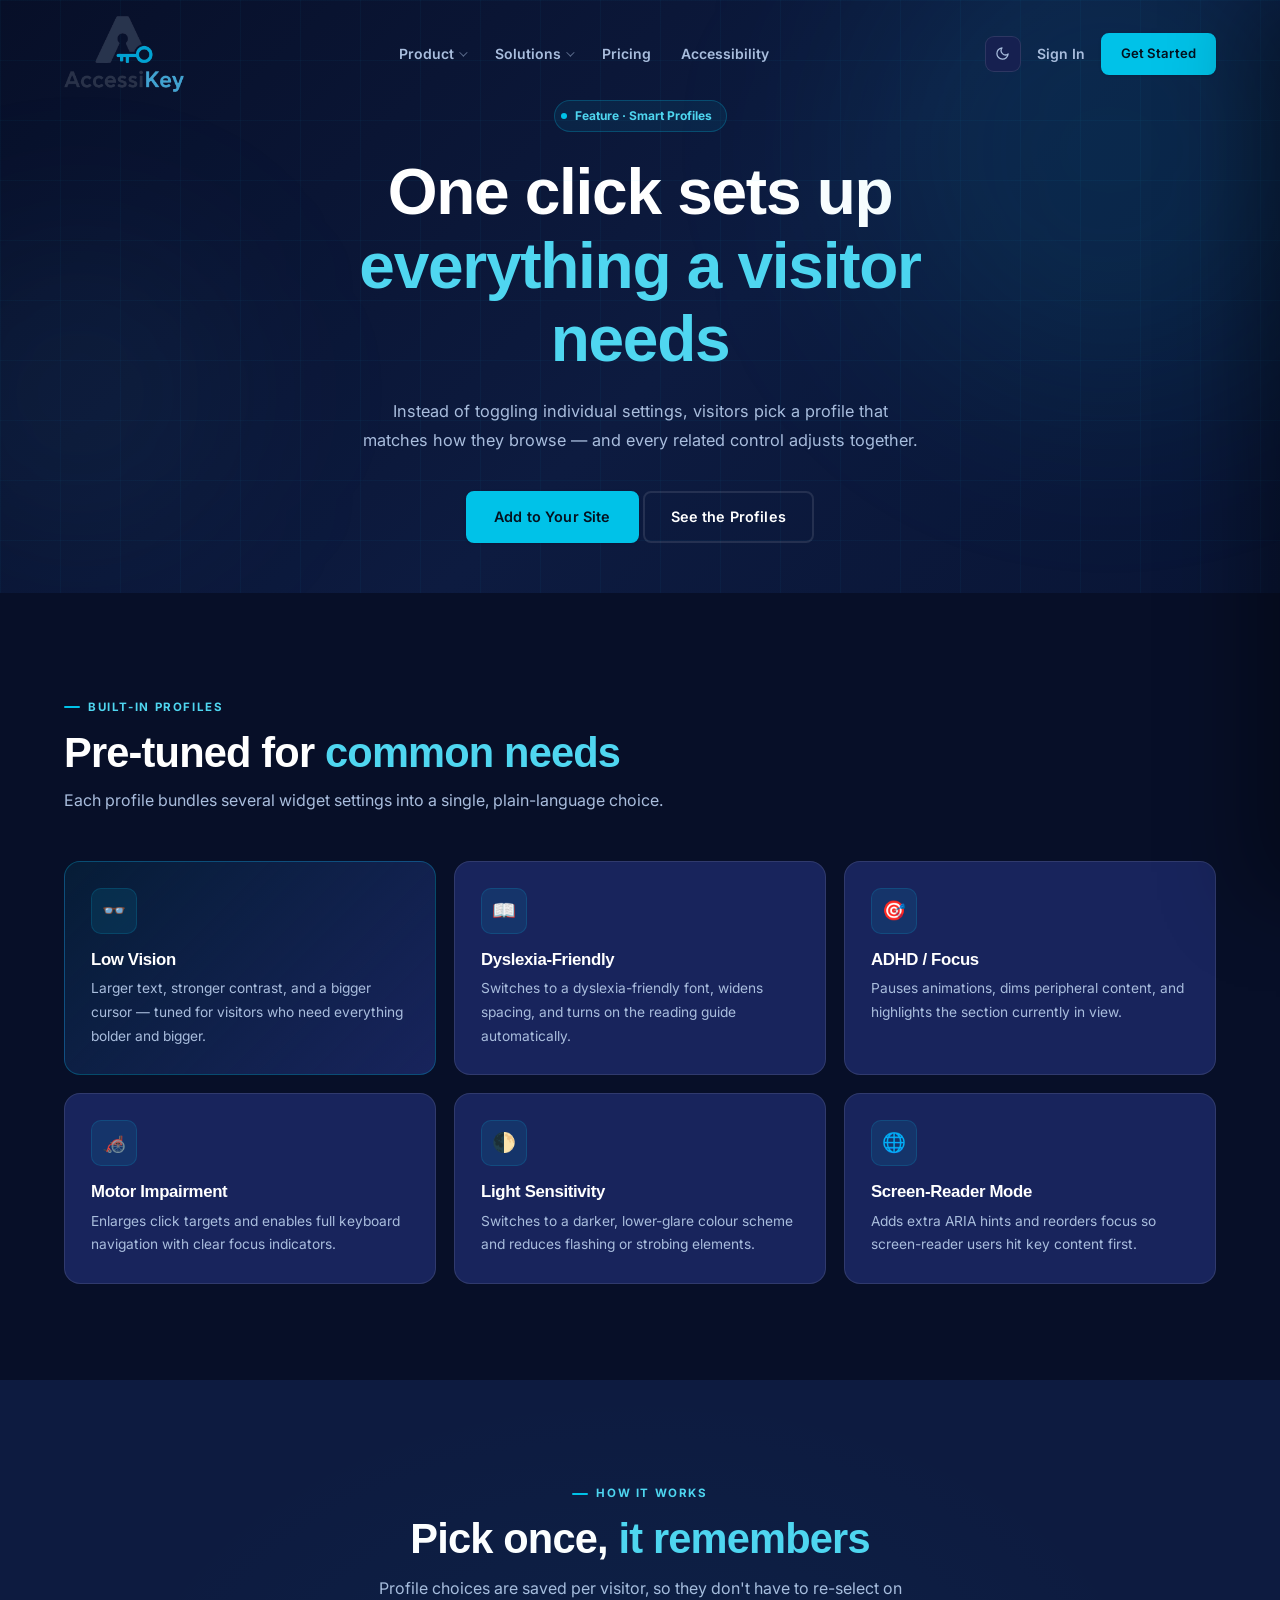
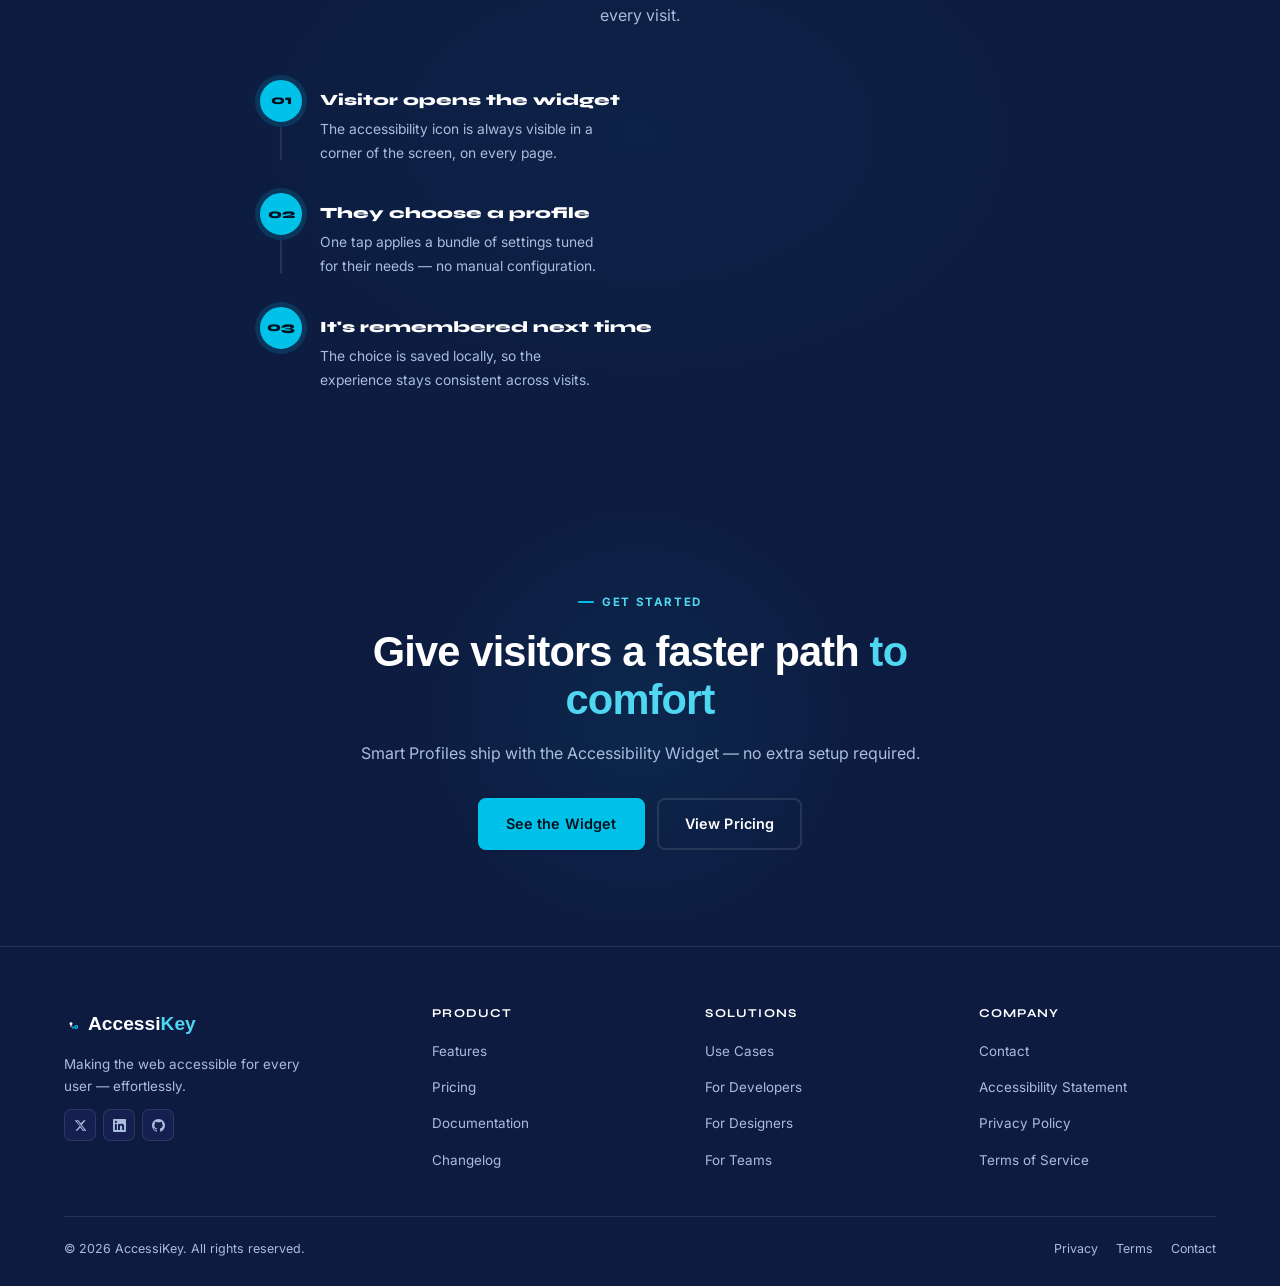
<file: smart-profiles.html>
<!DOCTYPE html>
<html lang="en" data-theme="dark">
<head>
  <meta charset="UTF-8"/>
  <meta name="viewport" content="width=device-width, initial-scale=1.0"/>
  <meta name="description" content="One-click accessibility profiles for low vision, dyslexia, ADHD, and more."/>
  <title>AccessiKey — Smart Profiles</title>
  <link rel="preconnect" href="https://fonts.googleapis.com"/>
  <link rel="preconnect" href="https://fonts.gstatic.com" crossorigin/>
  <link href="https://fonts.googleapis.com/css2?family=Inter:wght@300;400;500;600;700&family=Syne:wght@700;800&display=swap" rel="stylesheet"/>
  <link rel="stylesheet" href="assets/css/style.css"/>
</head>
<body>

<nav class="site-nav" id="mainNav">
  <div class="container">
    <div class="nav-inner">
      <a href="index.html" class="nav-logo" aria-label="AccessiKey Home">
       <img src="assets/images/logo.png" alt="" class=".nav-logo-icon">
      </a>

      <ul class="nav-links">
        <li class="has-dropdown">
          <a href="#features">Product</a>
          <div class="nav-dropdown">
            <div class="dropdown-col">
              <div class="dropdown-label">Features</div>
              <a href="accessibility-widget.html" class="dropdown-item">
                <span class="di-icon">🔗</span>
                <span><strong>Accessibility Widget</strong>Reading aids &amp; contrast tools</span>
              </a>
              <a href="smart-profiles.html" class="dropdown-item">
                <span class="di-icon">👤</span>
                <span><strong>Smart Profiles</strong><br>One-click accessibility modes</span>
              </a>
              <a href="reporting.html" class="dropdown-item">
                <span class="di-icon">📊</span>
                <span><strong>Reporting</strong><br>Audit logs &amp; compliance exports</span>
              </a>
            </div>
            <div class="dropdown-col">
              <div class="dropdown-label">Integrations</div>
              <a href="zero-config-setup.html" class="dropdown-item">
                <span class="di-icon">⚡</span>
                <span><strong>Zero-config Setup</strong><br>One script tag install</span>
              </a>
              <a href="all-platforms.html" class="dropdown-item">
                <span class="di-icon">🌐</span>
                <span><strong>All Platforms</strong><br>WordPress, Shopify &amp; more</span>
              </a>
            </div>
          </div>
        </li>
        <li class="has-dropdown">
          <a href="#how-it-works">Solutions</a>
          <div class="nav-dropdown">
            <div class="dropdown-col">
              <div class="dropdown-label">By Role</div>
              <a href="#how-it-works" class="dropdown-item">
                <span class="di-icon">👨‍💻</span>
                <span><strong>Developers</strong><br>Quick install, zero config</span>
              </a>
              <a href="#how-it-works" class="dropdown-item">
                <span class="di-icon">🎨</span>
                <span><strong>Designers</strong><br>Contrast checker &amp; profiles</span>
              </a>
              <a href="#how-it-works" class="dropdown-item">
                <span class="di-icon">🏢</span>
                <span><strong>Teams</strong><br>Dashboard &amp; reporting</span>
              </a>
              <a href="use-cases.html" class="dropdown-item">
                <span class="di-icon">📁</span>
                <span><strong>Use Cases</strong><br>See AccessiKey in action</span>
              </a>
            </div>
          </div>
        </li>
        <li><a href="pricing.html">Pricing</a></li>
        <li><a href="accessibility-statement.html">Accessibility</a></li>
      </ul>

      <div class="nav-cta">
        <button class="theme-toggle" id="themeToggle" aria-label="Switch to light mode">
          <!-- Moon icon (shown in dark mode) -->
          <svg class="icon-moon" width="15" height="15" viewBox="0 0 24 24" fill="none" stroke="currentColor" stroke-width="2" stroke-linecap="round" stroke-linejoin="round"><path d="M21 12.79A9 9 0 1 1 11.21 3 7 7 0 0 0 21 12.79z"/></svg>
          <!-- Sun icon (shown in light mode) -->
          <svg class="icon-sun" width="15" height="15" viewBox="0 0 24 24" fill="none" stroke="currentColor" stroke-width="2" stroke-linecap="round" stroke-linejoin="round" style="display:none"><circle cx="12" cy="12" r="4" fill="currentColor" stroke="none"/><line x1="12" y1="2" x2="12" y2="5"/><line x1="12" y1="19" x2="12" y2="22"/><line x1="4.22" y1="4.22" x2="6.34" y2="6.34"/><line x1="17.66" y1="17.66" x2="19.78" y2="19.78"/><line x1="2" y1="12" x2="5" y2="12"/><line x1="19" y1="12" x2="22" y2="12"/><line x1="4.22" y1="19.78" x2="6.34" y2="17.66"/><line x1="17.66" y1="6.34" x2="19.78" y2="4.22"/></svg>
        </button>
        <a href="#" class="link-signin">Sign In</a>
        <a href="#get-started" class="btn btn-primary btn-sm">Get Started</a>
      </div>

      <button class="nav-toggle" id="navToggle" aria-label="Open menu" aria-expanded="false">
        <span></span><span></span><span></span>
      </button>
    </div>
  </div>
</nav>

<!-- ===== MOBILE NAV — redesigned accordion drawer ===== -->
<div class="mobile-nav" id="mobileNav" aria-hidden="true" role="dialog" aria-label="Navigation menu">
  <div class="mobile-nav-header">
    <a href="index.html" class="nav-logo" aria-label="AccessiKey Home">
      <svg class="nav-logo-icon" viewBox="0 0 40 40" fill="none" aria-hidden="true">
        <path d="M20 4L7 34h7.4l2.7-6.5h5.8L25.6 34H33L20 4z" fill="#0D1B40"/>
        <circle cx="20" cy="19" r="4.2" fill="#FFFFFF"/>
        <rect x="18.4" y="22" width="3.2" height="6" fill="#FFFFFF"/>
        <rect x="21" y="27" width="11" height="3" rx="1.5" fill="#00C2E8"/>
        <circle cx="35" cy="28.5" r="5.5" fill="#00C2E8"/>
        <circle cx="35" cy="28.5" r="2.3" fill="#0D1B40"/>
        <rect x="23" y="30" width="2" height="3.5" rx="0.6" fill="#00C2E8"/>
        <rect x="26.5" y="30" width="2" height="3.5" rx="0.6" fill="#00C2E8"/>
      </svg>
      <span class="nav-logo-text"><span class="ak-strong">Accessi</span><span class="ak-cyan">Key</span></span>
    </a>
    <button class="mobile-nav-close" id="navClose" aria-label="Close menu">
      <svg width="18" height="18" viewBox="0 0 24 24" fill="none" stroke="currentColor" stroke-width="2" stroke-linecap="round"><line x1="18" y1="6" x2="6" y2="18"/><line x1="6" y1="6" x2="18" y2="18"/></svg>
    </button>
  </div>

  <div class="mobile-nav-body">
    <!-- Product accordion -->
    <div class="mobile-nav-section" id="mobileProduct">
      <button class="mobile-nav-toggle" aria-expanded="false">
        Product
        <span class="mobile-nav-toggle-icon">
          <svg viewBox="0 0 24 24" fill="none" stroke="currentColor" stroke-width="2.5" stroke-linecap="round"><line x1="12" y1="5" x2="12" y2="19"/><line x1="5" y1="12" x2="19" y2="12"/></svg>
        </span>
      </button>
      <div class="mobile-nav-submenu">
        <div class="mobile-nav-sub-label">Features</div>
        <a href="accessibility-widget.html" class="mobile-nav-sub-link">
          <span class="msub-icon">🔗</span> Accessibility Widget
        </a>
        <a href="smart-profiles.html" class="mobile-nav-sub-link">
          <span class="msub-icon">👤</span> Smart Profiles
        </a>
        <a href="reporting.html" class="mobile-nav-sub-link">
          <span class="msub-icon">📊</span> Reporting
        </a>
        <div class="mobile-nav-sub-label">Integrations</div>
        <a href="zero-config-setup.html" class="mobile-nav-sub-link">
          <span class="msub-icon">⚡</span> Zero-config Setup
        </a>
        <a href="all-platforms.html" class="mobile-nav-sub-link">
          <span class="msub-icon">🌐</span> All Platforms
        </a>
        <a href="use-cases.html" class="mobile-nav-sub-link">
          <span class="msub-icon">📁</span> Use Cases
        </a>
      </div>
    </div>

    <!-- Solutions accordion -->
    <div class="mobile-nav-section" id="mobileSolutions">
      <button class="mobile-nav-toggle" aria-expanded="false">
        Solutions
        <span class="mobile-nav-toggle-icon">
          <svg viewBox="0 0 24 24" fill="none" stroke="currentColor" stroke-width="2.5" stroke-linecap="round"><line x1="12" y1="5" x2="12" y2="19"/><line x1="5" y1="12" x2="19" y2="12"/></svg>
        </span>
      </button>
      <div class="mobile-nav-submenu">
        <div class="mobile-nav-sub-label">By Role</div>
        <a href="#how-it-works" class="mobile-nav-sub-link">
          <span class="msub-icon">👨‍💻</span> For Developers
        </a>
        <a href="#how-it-works" class="mobile-nav-sub-link">
          <span class="msub-icon">🎨</span> For Designers
        </a>
        <a href="#how-it-works" class="mobile-nav-sub-link">
          <span class="msub-icon">🏢</span> For Teams
        </a>
      </div>
    </div>

    <!-- Flat links -->
    <div class="mobile-nav-flat">
      <a href="pricing.html" class="mobile-nav-flat-link">Pricing</a>
      <a href="accessibility-statement.html" class="mobile-nav-flat-link">Accessibility</a>
    </div>
  </div>

  <div class="mobile-nav-footer">
    <div class="mobile-nav-theme-row">
      <span class="mobile-nav-theme-label">Appearance</span>
      <button class="mobile-theme-toggle" id="mobileThemeToggle" aria-label="Toggle theme"></button>
    </div>
    <a href="#" class="btn btn-ghost btn-full">Sign In</a>
    <a href="#get-started" class="btn btn-primary btn-full">Get Started Free</a>
  </div>
</div>
<div class="mobile-nav-backdrop" id="mobileNavBackdrop"></div>


<section class="hero" id="home" style="min-height:60vh;padding-bottom:50px;">
  <div class="hero-bg"></div>
  <div class="hero-grid"></div>
  <div class="hero-orb hero-orb-1"></div>
  <div class="hero-orb hero-orb-2"></div>
  <div class="container">
    <div class="hero-content" style="max-width:680px;margin:0 auto;text-align:center;">
      <div class="hero-pill" style="margin-left:auto;margin-right:auto;"><span class="dot"></span> Feature · Smart Profiles</div>
      <h1 class="hero-h1">One click sets up <span class="highlight">everything a visitor needs</span></h1>
      <p class="hero-desc" style="margin:0 auto 36px;max-width:560px;text-align:center;">Instead of toggling individual settings, visitors pick a profile that matches how they browse — and every related control adjusts together.</p>
      <div class="hero-cta-group" style="justify-content:center;">
        <a href="#get-started" class="btn btn-primary">Add to Your Site</a>
        <a href="#profiles" class="btn btn-secondary">See the Profiles</a>
      </div>
    </div>
  </div>
</section>

<section class="section" id="profiles">
  <div class="container">
    <div class="section-header reveal">
      <div class="text">
        <span class="eyebrow">Built-in Profiles</span>
        <h2>Pre-tuned for <span class="highlight">common needs</span></h2>
        <p>Each profile bundles several widget settings into a single, plain-language choice.</p>
      </div>
    </div>
    <div class="features-grid">
      <article class="feat-card featured reveal reveal-delay-1">
        <div class="feat-icon">👓</div>
        <h4>Low Vision</h4>
        <p>Larger text, stronger contrast, and a bigger cursor — tuned for visitors who need everything bolder and bigger.</p>
      </article>
      <article class="feat-card reveal reveal-delay-2">
        <div class="feat-icon">📖</div>
        <h4>Dyslexia-Friendly</h4>
        <p>Switches to a dyslexia-friendly font, widens spacing, and turns on the reading guide automatically.</p>
      </article>
      <article class="feat-card reveal reveal-delay-3">
        <div class="feat-icon">🎯</div>
        <h4>ADHD / Focus</h4>
        <p>Pauses animations, dims peripheral content, and highlights the section currently in view.</p>
      </article>
      <article class="feat-card reveal reveal-delay-1">
        <div class="feat-icon">🦽</div>
        <h4>Motor Impairment</h4>
        <p>Enlarges click targets and enables full keyboard navigation with clear focus indicators.</p>
      </article>
      <article class="feat-card reveal reveal-delay-2">
        <div class="feat-icon">🌓</div>
        <h4>Light Sensitivity</h4>
        <p>Switches to a darker, lower-glare colour scheme and reduces flashing or strobing elements.</p>
      </article>
      <article class="feat-card reveal reveal-delay-3">
        <div class="feat-icon">🌐</div>
        <h4>Screen-Reader Mode</h4>
        <p>Adds extra ARIA hints and reorders focus so screen-reader users hit key content first.</p>
      </article>
    </div>
  </div>
</section>

<section class="section section-alt how-section" id="how-it-works">
  <div class="container">
    <div class="how-header reveal">
      <span class="eyebrow">How It Works</span>
      <h2>Pick once, <span class="highlight">it remembers</span></h2>
      <p>Profile choices are saved per visitor, so they don't have to re-select on every visit.</p>
    </div>
    <div class="hiw-steps" style="max-width:760px;margin:0 auto;">
      <div class="hiw-step active" data-panel="0">
        <div class="hiw-step-line"><div class="hiw-step-dot">01</div><div class="hiw-step-connector"></div></div>
        <div class="hiw-step-body"><div class="hiw-step-title">Visitor opens the widget</div><div class="hiw-step-desc">The accessibility icon is always visible in a corner of the screen, on every page.</div></div>
      </div>
      <div class="hiw-step active" data-panel="1">
        <div class="hiw-step-line"><div class="hiw-step-dot">02</div><div class="hiw-step-connector"></div></div>
        <div class="hiw-step-body"><div class="hiw-step-title">They choose a profile</div><div class="hiw-step-desc">One tap applies a bundle of settings tuned for their needs — no manual configuration.</div></div>
      </div>
      <div class="hiw-step active" data-panel="2">
        <div class="hiw-step-line"><div class="hiw-step-dot">03</div></div>
        <div class="hiw-step-body"><div class="hiw-step-title">It's remembered next time</div><div class="hiw-step-desc">The choice is saved locally, so the experience stays consistent across visits.</div></div>
      </div>
    </div>
  </div>
</section>

<section class="cta-banner" id="get-started">
  <div class="container">
    <div class="cta-inner reveal">
      <span class="eyebrow" style="justify-content:center;margin-bottom:16px">Get Started</span>
      <h2>Give visitors a faster path <span class="highlight">to comfort</span></h2>
      <p>Smart Profiles ship with the Accessibility Widget — no extra setup required.</p>
      <div class="cta-actions">
        <a href="accessibility-widget.html" class="btn btn-primary">See the Widget</a>
        <a href="pricing.html" class="btn btn-secondary">View Pricing</a>
      </div>
    </div>
  </div>
</section>


<footer class="site-footer">
  <div class="container">
    <div class="footer-inner">
      <div class="footer-top">
        <div class="footer-brand">
          <a href="index.html" class="nav-logo footer-logo" aria-label="AccessiKey Home">
            <svg class="nav-logo-icon" viewBox="0 0 40 40" fill="none" aria-hidden="true">
              <path d="M20 4L7 34h7.4l2.7-6.5h5.8L25.6 34H33L20 4z" fill="#0D1B40"/>
              <circle cx="20" cy="19" r="4.2" fill="#FFFFFF"/>
              <rect x="18.4" y="22" width="3.2" height="6" fill="#FFFFFF"/>
              <rect x="21" y="27" width="11" height="3" rx="1.5" fill="#00C2E8"/>
              <circle cx="35" cy="28.5" r="5.5" fill="#00C2E8"/>
              <circle cx="35" cy="28.5" r="2.3" fill="#0D1B40"/>
              <rect x="23" y="30" width="2" height="3.5" rx="0.6" fill="#00C2E8"/>
              <rect x="26.5" y="30" width="2" height="3.5" rx="0.6" fill="#00C2E8"/>
            </svg>
            <span class="nav-logo-text"><span class="ak-strong">Accessi</span><span class="ak-cyan">Key</span></span>
          </a>
          <p>Making the web accessible for every user — effortlessly.</p>
          <div class="footer-social">
            <a href="#" class="social-btn" aria-label="Twitter / X">
              <svg width="13" height="13" viewBox="0 0 24 24" fill="currentColor"><path d="M18.244 2.25h3.308l-7.227 8.26 8.502 11.24H16.17l-4.714-6.231-5.401 6.231H2.746l7.73-8.835L1.254 2.25H8.08l4.259 5.63L18.244 2.25zm-1.161 17.52h1.833L7.084 4.126H5.117L17.083 19.77z"/></svg>
            </a>
            <a href="#" class="social-btn" aria-label="LinkedIn">
              <svg width="13" height="13" viewBox="0 0 24 24" fill="currentColor"><path d="M20.447 20.452h-3.554v-5.569c0-1.328-.027-3.037-1.852-3.037-1.853 0-2.136 1.445-2.136 2.939v5.667H9.351V9h3.414v1.561h.046c.477-.9 1.637-1.85 3.37-1.85 3.601 0 4.267 2.37 4.267 5.455v6.286zM5.337 7.433a2.062 2.062 0 01-2.063-2.065 2.064 2.064 0 112.063 2.065zm1.782 13.019H3.555V9h3.564v11.452zM22.225 0H1.771C.792 0 0 .774 0 1.729v20.542C0 23.227.792 24 1.771 24h20.451C23.2 24 24 23.227 24 22.271V1.729C24 .774 23.2 0 22.222 0h.003z"/></svg>
            </a>
            <a href="#" class="social-btn" aria-label="GitHub">
              <svg width="13" height="13" viewBox="0 0 24 24" fill="currentColor"><path d="M12 0C5.374 0 0 5.373 0 12c0 5.302 3.438 9.8 8.207 11.387.599.111.793-.261.793-.577v-2.234c-3.338.726-4.033-1.416-4.033-1.416-.546-1.387-1.333-1.756-1.333-1.756-1.089-.745.083-.729.083-.729 1.205.084 1.839 1.237 1.839 1.237 1.07 1.834 2.807 1.304 3.492.997.107-.775.418-1.305.762-1.604-2.665-.305-5.467-1.334-5.467-5.931 0-1.311.469-2.381 1.236-3.221-.124-.303-.535-1.524.117-3.176 0 0 1.008-.322 3.301 1.23A11.509 11.509 0 0112 5.803c1.02.005 2.047.138 3.006.404 2.291-1.552 3.297-1.23 3.297-1.23.653 1.653.242 2.874.118 3.176.77.84 1.235 1.911 1.235 3.221 0 4.609-2.807 5.624-5.479 5.921.43.372.823 1.102.823 2.222v3.293c0 .319.192.694.801.576C20.566 21.797 24 17.3 24 12c0-6.627-5.373-12-12-12z"/></svg>
            </a>
          </div>
        </div>
        <div class="footer-col">
          <h5>Product</h5>
          <ul>
            <li><a href="#features">Features</a></li>
            <li><a href="pricing.html">Pricing</a></li>
            <li><a href="#">Documentation</a></li>
            <li><a href="#">Changelog</a></li>
          </ul>
        </div>
        <div class="footer-col">
          <h5>Solutions</h5>
          <ul>
            <li><a href="use-cases.html">Use Cases</a></li>
            <li><a href="#how-it-works">For Developers</a></li>
            <li><a href="#how-it-works">For Designers</a></li>
            <li><a href="#how-it-works">For Teams</a></li>
          </ul>
        </div>
        <div class="footer-col">
          <h5>Company</h5>
          <ul>
            <li><a href="contact.html">Contact</a></li>
            <li><a href="accessibility-statement.html">Accessibility Statement</a></li>
            <li><a href="#">Privacy Policy</a></li>
            <li><a href="#">Terms of Service</a></li>
          </ul>
        </div>
      </div>
      <div class="footer-bottom">
        <p>© 2026 AccessiKey. All rights reserved.</p>
        <div class="footer-bottom-links">
          <a href="#">Privacy</a>
          <a href="#">Terms</a>
          <a href="contact.html">Contact</a>
        </div>
      </div>
    </div>
  </div>
</footer>


<script src="assets/js/main.js"></script>
</body>
</html>
</file>
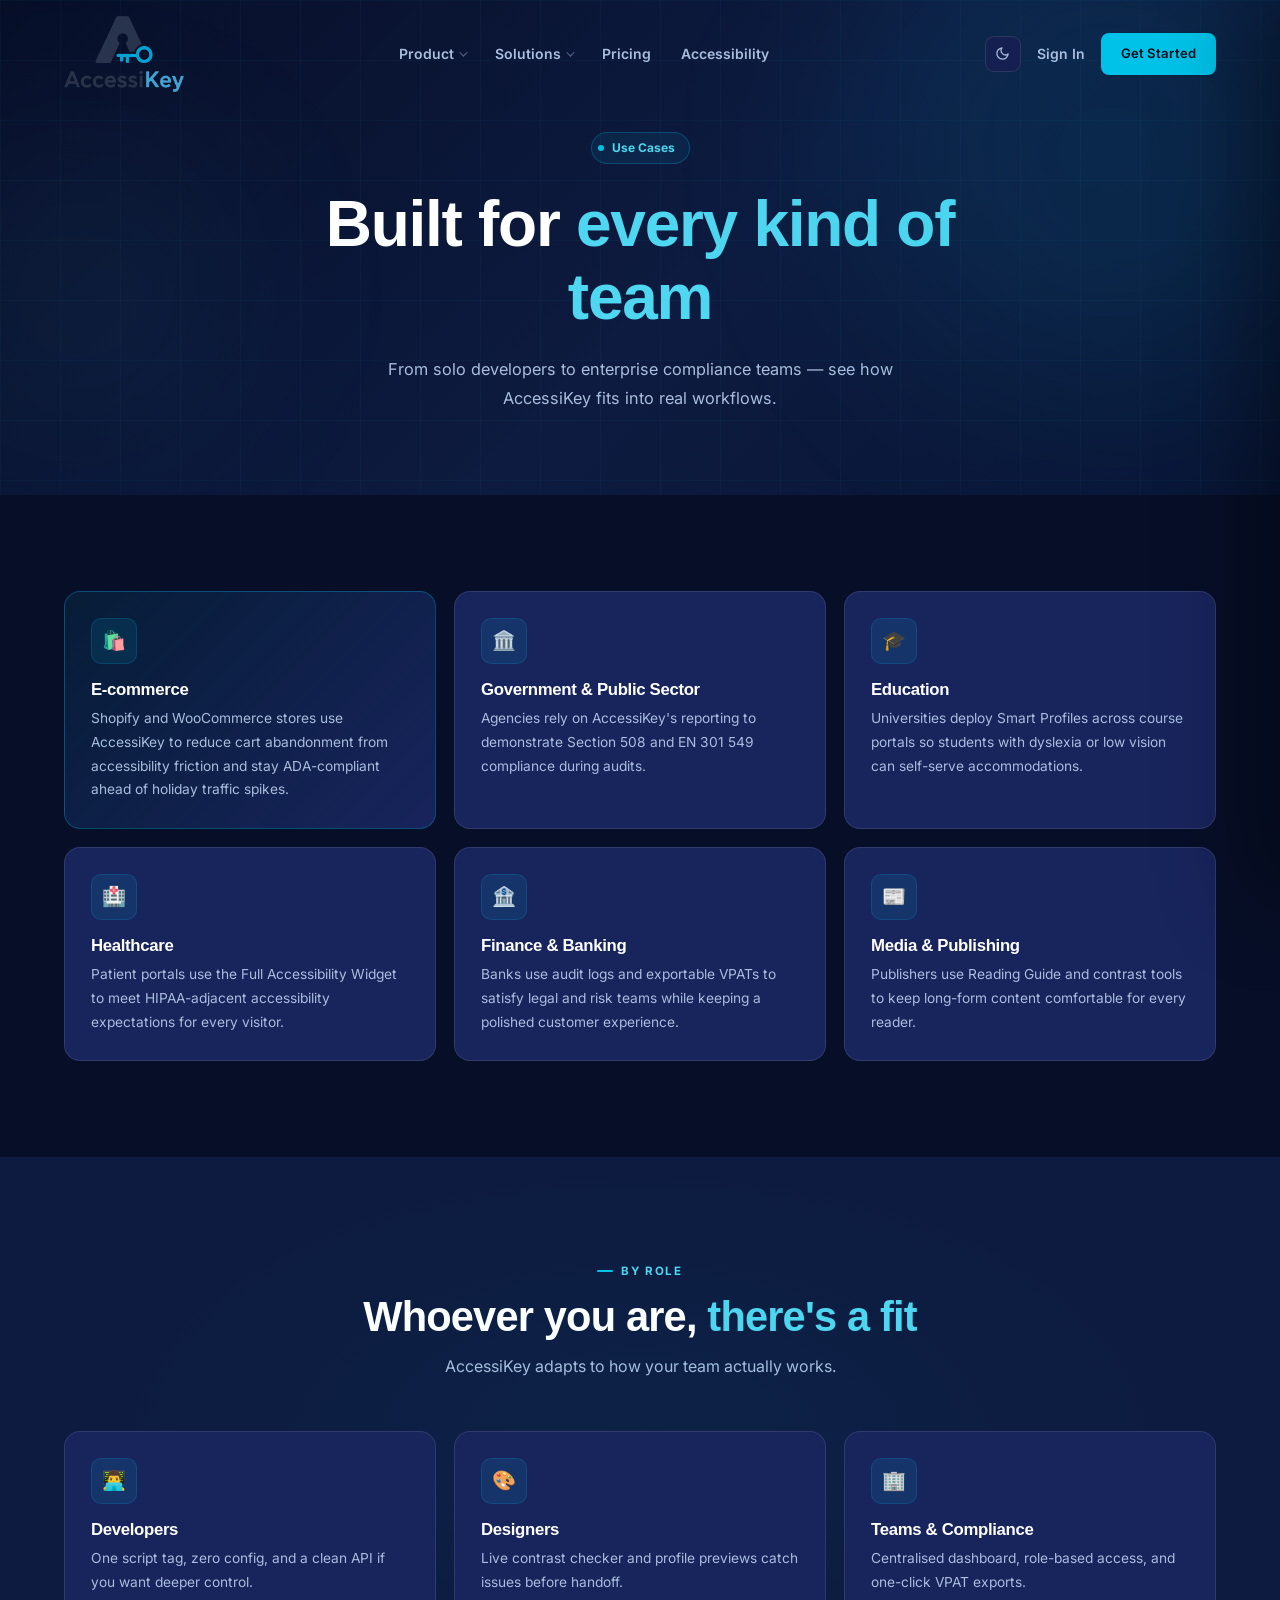
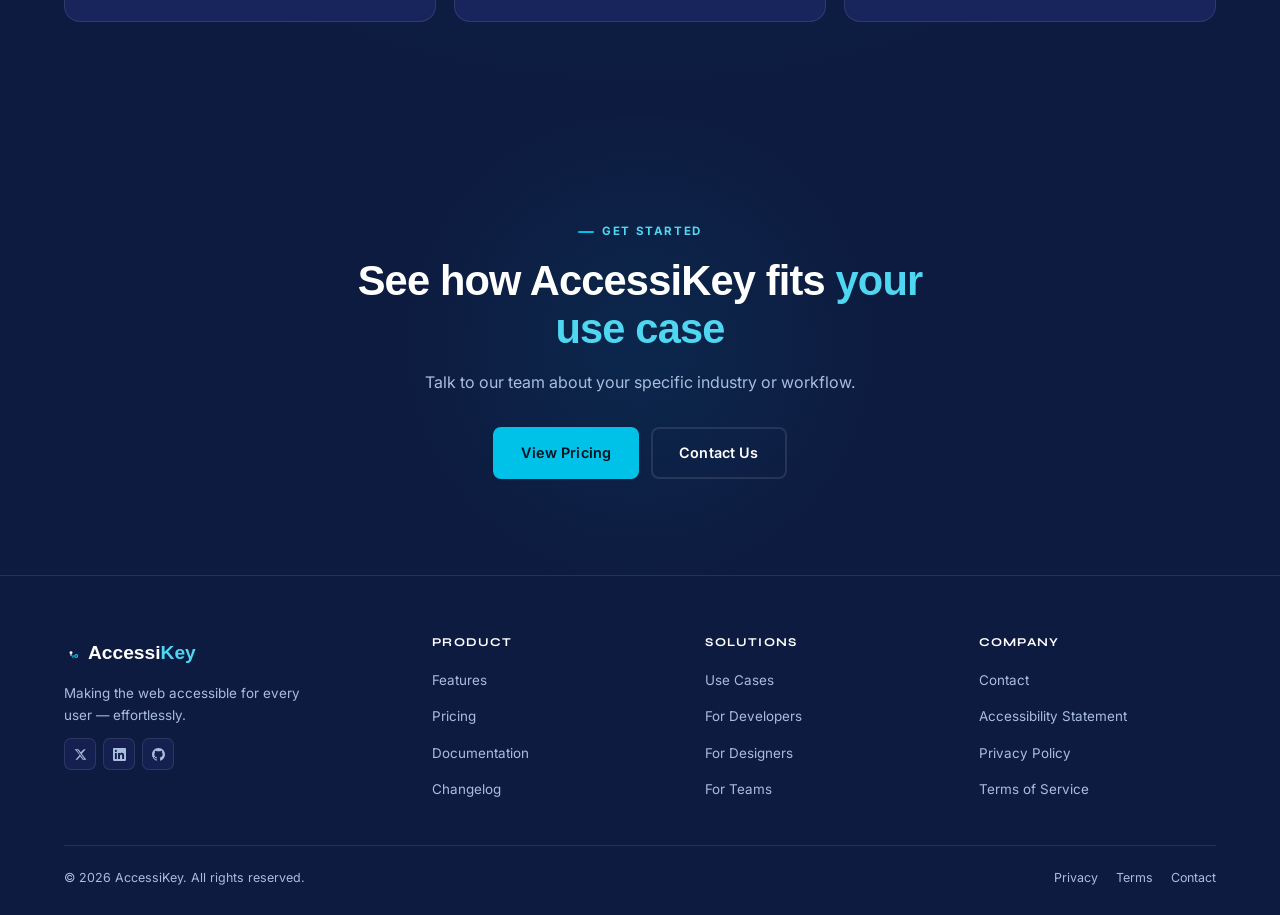
<file: use-cases.html>
<!DOCTYPE html>
<html lang="en" data-theme="dark">
<head>
  <meta charset="UTF-8"/>
  <meta name="viewport" content="width=device-width, initial-scale=1.0"/>
  <meta name="description" content="See how teams across industries use AccessiKey."/>
  <title>AccessiKey — Use Cases</title>
  <link rel="preconnect" href="https://fonts.googleapis.com"/>
  <link rel="preconnect" href="https://fonts.gstatic.com" crossorigin/>
  <link href="https://fonts.googleapis.com/css2?family=Inter:wght@300;400;500;600;700&family=Syne:wght@700;800&display=swap" rel="stylesheet"/>
  <link rel="stylesheet" href="assets/css/style.css"/>
</head>
<body>

<nav class="site-nav" id="mainNav">
  <div class="container">
    <div class="nav-inner">
      <a href="index.html" class="nav-logo" aria-label="AccessiKey Home">
       <img src="assets/images/logo.png" alt="" class=".nav-logo-icon">
      </a>

      <ul class="nav-links">
        <li class="has-dropdown">
          <a href="#features">Product</a>
          <div class="nav-dropdown">
            <div class="dropdown-col">
              <div class="dropdown-label">Features</div>
              <a href="#features" class="dropdown-item">
                <span class="di-icon">🔗</span>
                <span><strong>Accessibility Widget</strong>Reading aids &amp; contrast tools</span>
              </a>
              <a href="#features" class="dropdown-item">
                <span class="di-icon">👤</span>
                <span><strong>Smart Profiles</strong><br>One-click accessibility modes</span>
              </a>
              <a href="#features" class="dropdown-item">
                <span class="di-icon">📊</span>
                <span><strong>Reporting</strong><br>Audit logs &amp; compliance exports</span>
              </a>
            </div>
            <div class="dropdown-col">
              <div class="dropdown-label">Integrations</div>
              <a href="#platform" class="dropdown-item">
                <span class="di-icon">⚡</span>
                <span><strong>Zero-config Setup</strong><br>One script tag install</span>
              </a>
              <a href="#platform" class="dropdown-item">
                <span class="di-icon">🌐</span>
                <span><strong>All Platforms</strong><br>WordPress, Shopify &amp; more</span>
              </a>
            </div>
          </div>
        </li>
        <li class="has-dropdown">
          <a href="#how-it-works">Solutions</a>
          <div class="nav-dropdown">
            <div class="dropdown-col">
              <div class="dropdown-label">By Role</div>
              <a href="#how-it-works" class="dropdown-item">
                <span class="di-icon">👨‍💻</span>
                <span><strong>Developers</strong><br>Quick install, zero config</span>
              </a>
              <a href="#how-it-works" class="dropdown-item">
                <span class="di-icon">🎨</span>
                <span><strong>Designers</strong><br>Contrast checker &amp; profiles</span>
              </a>
              <a href="#how-it-works" class="dropdown-item">
                <span class="di-icon">🏢</span>
                <span><strong>Teams</strong><br>Dashboard &amp; reporting</span>
              </a>
              <a href="use-cases.html" class="dropdown-item">
                <span class="di-icon">📁</span>
                <span><strong>Use Cases</strong><br>See AccessiKey in action</span>
              </a>
            </div>
          </div>
        </li>
        <li><a href="pricing.html">Pricing</a></li>
        <li><a href="accessibility-statement.html">Accessibility</a></li>
      </ul>

      <div class="nav-cta">
        <button class="theme-toggle" id="themeToggle" aria-label="Switch to light mode">
          <!-- Moon icon (shown in dark mode) -->
          <svg class="icon-moon" width="15" height="15" viewBox="0 0 24 24" fill="none" stroke="currentColor" stroke-width="2" stroke-linecap="round" stroke-linejoin="round"><path d="M21 12.79A9 9 0 1 1 11.21 3 7 7 0 0 0 21 12.79z"/></svg>
          <!-- Sun icon (shown in light mode) -->
          <svg class="icon-sun" width="15" height="15" viewBox="0 0 24 24" fill="none" stroke="currentColor" stroke-width="2" stroke-linecap="round" stroke-linejoin="round" style="display:none"><circle cx="12" cy="12" r="4" fill="currentColor" stroke="none"/><line x1="12" y1="2" x2="12" y2="5"/><line x1="12" y1="19" x2="12" y2="22"/><line x1="4.22" y1="4.22" x2="6.34" y2="6.34"/><line x1="17.66" y1="17.66" x2="19.78" y2="19.78"/><line x1="2" y1="12" x2="5" y2="12"/><line x1="19" y1="12" x2="22" y2="12"/><line x1="4.22" y1="19.78" x2="6.34" y2="17.66"/><line x1="17.66" y1="6.34" x2="19.78" y2="4.22"/></svg>
        </button>
        <a href="#" class="link-signin">Sign In</a>
        <a href="#get-started" class="btn btn-primary btn-sm">Get Started</a>
      </div>

      <button class="nav-toggle" id="navToggle" aria-label="Open menu" aria-expanded="false">
        <span></span><span></span><span></span>
      </button>
    </div>
  </div>
</nav>

<!-- ===== MOBILE NAV — redesigned accordion drawer ===== -->
<div class="mobile-nav" id="mobileNav" aria-hidden="true" role="dialog" aria-label="Navigation menu">
  <div class="mobile-nav-header">
    <a href="index.html" class="nav-logo" aria-label="AccessiKey Home">
      <svg class="nav-logo-icon" viewBox="0 0 40 40" fill="none" aria-hidden="true">
        <path d="M20 4L7 34h7.4l2.7-6.5h5.8L25.6 34H33L20 4z" fill="#0D1B40"/>
        <circle cx="20" cy="19" r="4.2" fill="#FFFFFF"/>
        <rect x="18.4" y="22" width="3.2" height="6" fill="#FFFFFF"/>
        <rect x="21" y="27" width="11" height="3" rx="1.5" fill="#00C2E8"/>
        <circle cx="35" cy="28.5" r="5.5" fill="#00C2E8"/>
        <circle cx="35" cy="28.5" r="2.3" fill="#0D1B40"/>
        <rect x="23" y="30" width="2" height="3.5" rx="0.6" fill="#00C2E8"/>
        <rect x="26.5" y="30" width="2" height="3.5" rx="0.6" fill="#00C2E8"/>
      </svg>
      <span class="nav-logo-text"><span class="ak-strong">Accessi</span><span class="ak-cyan">Key</span></span>
    </a>
    <button class="mobile-nav-close" id="navClose" aria-label="Close menu">
      <svg width="18" height="18" viewBox="0 0 24 24" fill="none" stroke="currentColor" stroke-width="2" stroke-linecap="round"><line x1="18" y1="6" x2="6" y2="18"/><line x1="6" y1="6" x2="18" y2="18"/></svg>
    </button>
  </div>

  <div class="mobile-nav-body">
    <!-- Product accordion -->
    <div class="mobile-nav-section" id="mobileProduct">
      <button class="mobile-nav-toggle" aria-expanded="false">
        Product
        <span class="mobile-nav-toggle-icon">
          <svg viewBox="0 0 24 24" fill="none" stroke="currentColor" stroke-width="2.5" stroke-linecap="round"><line x1="12" y1="5" x2="12" y2="19"/><line x1="5" y1="12" x2="19" y2="12"/></svg>
        </span>
      </button>
      <div class="mobile-nav-submenu">
        <div class="mobile-nav-sub-label">Features</div>
        <a href="#features" class="mobile-nav-sub-link">
          <span class="msub-icon">🔗</span> Accessibility Widget
        </a>
        <a href="#features" class="mobile-nav-sub-link">
          <span class="msub-icon">👤</span> Smart Profiles
        </a>
        <a href="#features" class="mobile-nav-sub-link">
          <span class="msub-icon">📊</span> Reporting
        </a>
        <div class="mobile-nav-sub-label">Integrations</div>
        <a href="#platform" class="mobile-nav-sub-link">
          <span class="msub-icon">⚡</span> Zero-config Setup
        </a>
        <a href="#platform" class="mobile-nav-sub-link">
          <span class="msub-icon">🌐</span> All Platforms
        </a>
        <a href="use-cases.html" class="mobile-nav-sub-link">
          <span class="msub-icon">📁</span> Use Cases
        </a>
      </div>
    </div>

    <!-- Solutions accordion -->
    <div class="mobile-nav-section" id="mobileSolutions">
      <button class="mobile-nav-toggle" aria-expanded="false">
        Solutions
        <span class="mobile-nav-toggle-icon">
          <svg viewBox="0 0 24 24" fill="none" stroke="currentColor" stroke-width="2.5" stroke-linecap="round"><line x1="12" y1="5" x2="12" y2="19"/><line x1="5" y1="12" x2="19" y2="12"/></svg>
        </span>
      </button>
      <div class="mobile-nav-submenu">
        <div class="mobile-nav-sub-label">By Role</div>
        <a href="#how-it-works" class="mobile-nav-sub-link">
          <span class="msub-icon">👨‍💻</span> For Developers
        </a>
        <a href="#how-it-works" class="mobile-nav-sub-link">
          <span class="msub-icon">🎨</span> For Designers
        </a>
        <a href="#how-it-works" class="mobile-nav-sub-link">
          <span class="msub-icon">🏢</span> For Teams
        </a>
      </div>
    </div>

    <!-- Flat links -->
    <div class="mobile-nav-flat">
      <a href="pricing.html" class="mobile-nav-flat-link">Pricing</a>
      <a href="accessibility-statement.html" class="mobile-nav-flat-link">Accessibility</a>
    </div>
  </div>

  <div class="mobile-nav-footer">
    <div class="mobile-nav-theme-row">
      <span class="mobile-nav-theme-label">Appearance</span>
      <button class="mobile-theme-toggle" id="mobileThemeToggle" aria-label="Toggle theme"></button>
    </div>
    <a href="#" class="btn btn-ghost btn-full">Sign In</a>
    <a href="#get-started" class="btn btn-primary btn-full">Get Started Free</a>
  </div>
</div>
<div class="mobile-nav-backdrop" id="mobileNavBackdrop"></div>


<section class="hero" id="home" style="min-height:55vh;padding-bottom:50px;">
  <div class="hero-bg"></div>
  <div class="hero-grid"></div>
  <div class="hero-orb hero-orb-1"></div>
  <div class="hero-orb hero-orb-2"></div>
  <div class="container">
    <div class="hero-content" style="max-width:680px;margin:0 auto;text-align:center;">
      <div class="hero-pill" style="margin-left:auto;margin-right:auto;"><span class="dot"></span> Use Cases</div>
      <h1 class="hero-h1">Built for <span class="highlight">every kind of team</span></h1>
      <p class="hero-desc" style="margin:0 auto;max-width:540px;text-align:center;">From solo developers to enterprise compliance teams — see how AccessiKey fits into real workflows.</p>
    </div>
  </div>
</section>

<section class="section" id="features">
  <div class="container">
    <div class="features-grid">
      <article class="feat-card featured reveal reveal-delay-1">
        <div class="feat-icon">🛍️</div>
        <h4>E-commerce</h4>
        <p>Shopify and WooCommerce stores use AccessiKey to reduce cart abandonment from accessibility friction and stay ADA-compliant ahead of holiday traffic spikes.</p>
      </article>
      <article class="feat-card reveal reveal-delay-2">
        <div class="feat-icon">🏛️</div>
        <h4>Government &amp; Public Sector</h4>
        <p>Agencies rely on AccessiKey's reporting to demonstrate Section 508 and EN 301 549 compliance during audits.</p>
      </article>
      <article class="feat-card reveal reveal-delay-3">
        <div class="feat-icon">🎓</div>
        <h4>Education</h4>
        <p>Universities deploy Smart Profiles across course portals so students with dyslexia or low vision can self-serve accommodations.</p>
      </article>
      <article class="feat-card reveal reveal-delay-1">
        <div class="feat-icon">🏥</div>
        <h4>Healthcare</h4>
        <p>Patient portals use the Full Accessibility Widget to meet HIPAA-adjacent accessibility expectations for every visitor.</p>
      </article>
      <article class="feat-card reveal reveal-delay-2">
        <div class="feat-icon">🏦</div>
        <h4>Finance &amp; Banking</h4>
        <p>Banks use audit logs and exportable VPATs to satisfy legal and risk teams while keeping a polished customer experience.</p>
      </article>
      <article class="feat-card reveal reveal-delay-3">
        <div class="feat-icon">📰</div>
        <h4>Media &amp; Publishing</h4>
        <p>Publishers use Reading Guide and contrast tools to keep long-form content comfortable for every reader.</p>
      </article>
    </div>
  </div>
</section>

<section class="section section-alt how-section" id="how-it-works">
  <div class="container">
    <div class="how-header reveal">
      <span class="eyebrow">By Role</span>
      <h2>Whoever you are, <span class="highlight">there's a fit</span></h2>
      <p>AccessiKey adapts to how your team actually works.</p>
    </div>
    <div class="features-grid" style="grid-template-columns:repeat(3,1fr);">
      <article class="feat-card reveal reveal-delay-1">
        <div class="feat-icon">👨‍💻</div>
        <h4>Developers</h4>
        <p>One script tag, zero config, and a clean API if you want deeper control.</p>
      </article>
      <article class="feat-card reveal reveal-delay-2">
        <div class="feat-icon">🎨</div>
        <h4>Designers</h4>
        <p>Live contrast checker and profile previews catch issues before handoff.</p>
      </article>
      <article class="feat-card reveal reveal-delay-3">
        <div class="feat-icon">🏢</div>
        <h4>Teams &amp; Compliance</h4>
        <p>Centralised dashboard, role-based access, and one-click VPAT exports.</p>
      </article>
    </div>
  </div>
</section>

<section class="cta-banner" id="get-started">
  <div class="container">
    <div class="cta-inner reveal">
      <span class="eyebrow" style="justify-content:center;margin-bottom:16px">Get Started</span>
      <h2>See how AccessiKey fits <span class="highlight">your use case</span></h2>
      <p>Talk to our team about your specific industry or workflow.</p>
      <div class="cta-actions">
        <a href="pricing.html" class="btn btn-primary">View Pricing</a>
        <a href="contact.html" class="btn btn-secondary">Contact Us</a>
      </div>
    </div>
  </div>
</section>


<footer class="site-footer">
  <div class="container">
    <div class="footer-inner">
      <div class="footer-top">
        <div class="footer-brand">
          <a href="index.html" class="nav-logo footer-logo" aria-label="AccessiKey Home">
            <svg class="nav-logo-icon" viewBox="0 0 40 40" fill="none" aria-hidden="true">
              <path d="M20 4L7 34h7.4l2.7-6.5h5.8L25.6 34H33L20 4z" fill="#0D1B40"/>
              <circle cx="20" cy="19" r="4.2" fill="#FFFFFF"/>
              <rect x="18.4" y="22" width="3.2" height="6" fill="#FFFFFF"/>
              <rect x="21" y="27" width="11" height="3" rx="1.5" fill="#00C2E8"/>
              <circle cx="35" cy="28.5" r="5.5" fill="#00C2E8"/>
              <circle cx="35" cy="28.5" r="2.3" fill="#0D1B40"/>
              <rect x="23" y="30" width="2" height="3.5" rx="0.6" fill="#00C2E8"/>
              <rect x="26.5" y="30" width="2" height="3.5" rx="0.6" fill="#00C2E8"/>
            </svg>
            <span class="nav-logo-text"><span class="ak-strong">Accessi</span><span class="ak-cyan">Key</span></span>
          </a>
          <p>Making the web accessible for every user — effortlessly.</p>
          <div class="footer-social">
            <a href="#" class="social-btn" aria-label="Twitter / X">
              <svg width="13" height="13" viewBox="0 0 24 24" fill="currentColor"><path d="M18.244 2.25h3.308l-7.227 8.26 8.502 11.24H16.17l-4.714-6.231-5.401 6.231H2.746l7.73-8.835L1.254 2.25H8.08l4.259 5.63L18.244 2.25zm-1.161 17.52h1.833L7.084 4.126H5.117L17.083 19.77z"/></svg>
            </a>
            <a href="#" class="social-btn" aria-label="LinkedIn">
              <svg width="13" height="13" viewBox="0 0 24 24" fill="currentColor"><path d="M20.447 20.452h-3.554v-5.569c0-1.328-.027-3.037-1.852-3.037-1.853 0-2.136 1.445-2.136 2.939v5.667H9.351V9h3.414v1.561h.046c.477-.9 1.637-1.85 3.37-1.85 3.601 0 4.267 2.37 4.267 5.455v6.286zM5.337 7.433a2.062 2.062 0 01-2.063-2.065 2.064 2.064 0 112.063 2.065zm1.782 13.019H3.555V9h3.564v11.452zM22.225 0H1.771C.792 0 0 .774 0 1.729v20.542C0 23.227.792 24 1.771 24h20.451C23.2 24 24 23.227 24 22.271V1.729C24 .774 23.2 0 22.222 0h.003z"/></svg>
            </a>
            <a href="#" class="social-btn" aria-label="GitHub">
              <svg width="13" height="13" viewBox="0 0 24 24" fill="currentColor"><path d="M12 0C5.374 0 0 5.373 0 12c0 5.302 3.438 9.8 8.207 11.387.599.111.793-.261.793-.577v-2.234c-3.338.726-4.033-1.416-4.033-1.416-.546-1.387-1.333-1.756-1.333-1.756-1.089-.745.083-.729.083-.729 1.205.084 1.839 1.237 1.839 1.237 1.07 1.834 2.807 1.304 3.492.997.107-.775.418-1.305.762-1.604-2.665-.305-5.467-1.334-5.467-5.931 0-1.311.469-2.381 1.236-3.221-.124-.303-.535-1.524.117-3.176 0 0 1.008-.322 3.301 1.23A11.509 11.509 0 0112 5.803c1.02.005 2.047.138 3.006.404 2.291-1.552 3.297-1.23 3.297-1.23.653 1.653.242 2.874.118 3.176.77.84 1.235 1.911 1.235 3.221 0 4.609-2.807 5.624-5.479 5.921.43.372.823 1.102.823 2.222v3.293c0 .319.192.694.801.576C20.566 21.797 24 17.3 24 12c0-6.627-5.373-12-12-12z"/></svg>
            </a>
          </div>
        </div>
        <div class="footer-col">
          <h5>Product</h5>
          <ul>
            <li><a href="#features">Features</a></li>
            <li><a href="pricing.html">Pricing</a></li>
            <li><a href="#">Documentation</a></li>
            <li><a href="#">Changelog</a></li>
          </ul>
        </div>
        <div class="footer-col">
          <h5>Solutions</h5>
          <ul>
            <li><a href="use-cases.html">Use Cases</a></li>
            <li><a href="#how-it-works">For Developers</a></li>
            <li><a href="#how-it-works">For Designers</a></li>
            <li><a href="#how-it-works">For Teams</a></li>
          </ul>
        </div>
        <div class="footer-col">
          <h5>Company</h5>
          <ul>
            <li><a href="contact.html">Contact</a></li>
            <li><a href="accessibility-statement.html">Accessibility Statement</a></li>
            <li><a href="#">Privacy Policy</a></li>
            <li><a href="#">Terms of Service</a></li>
          </ul>
        </div>
      </div>
      <div class="footer-bottom">
        <p>© 2026 AccessiKey. All rights reserved.</p>
        <div class="footer-bottom-links">
          <a href="#">Privacy</a>
          <a href="#">Terms</a>
          <a href="contact.html">Contact</a>
        </div>
      </div>
    </div>
  </div>
</footer>


<script src="assets/js/main.js"></script>
</body>
</html>
</file>
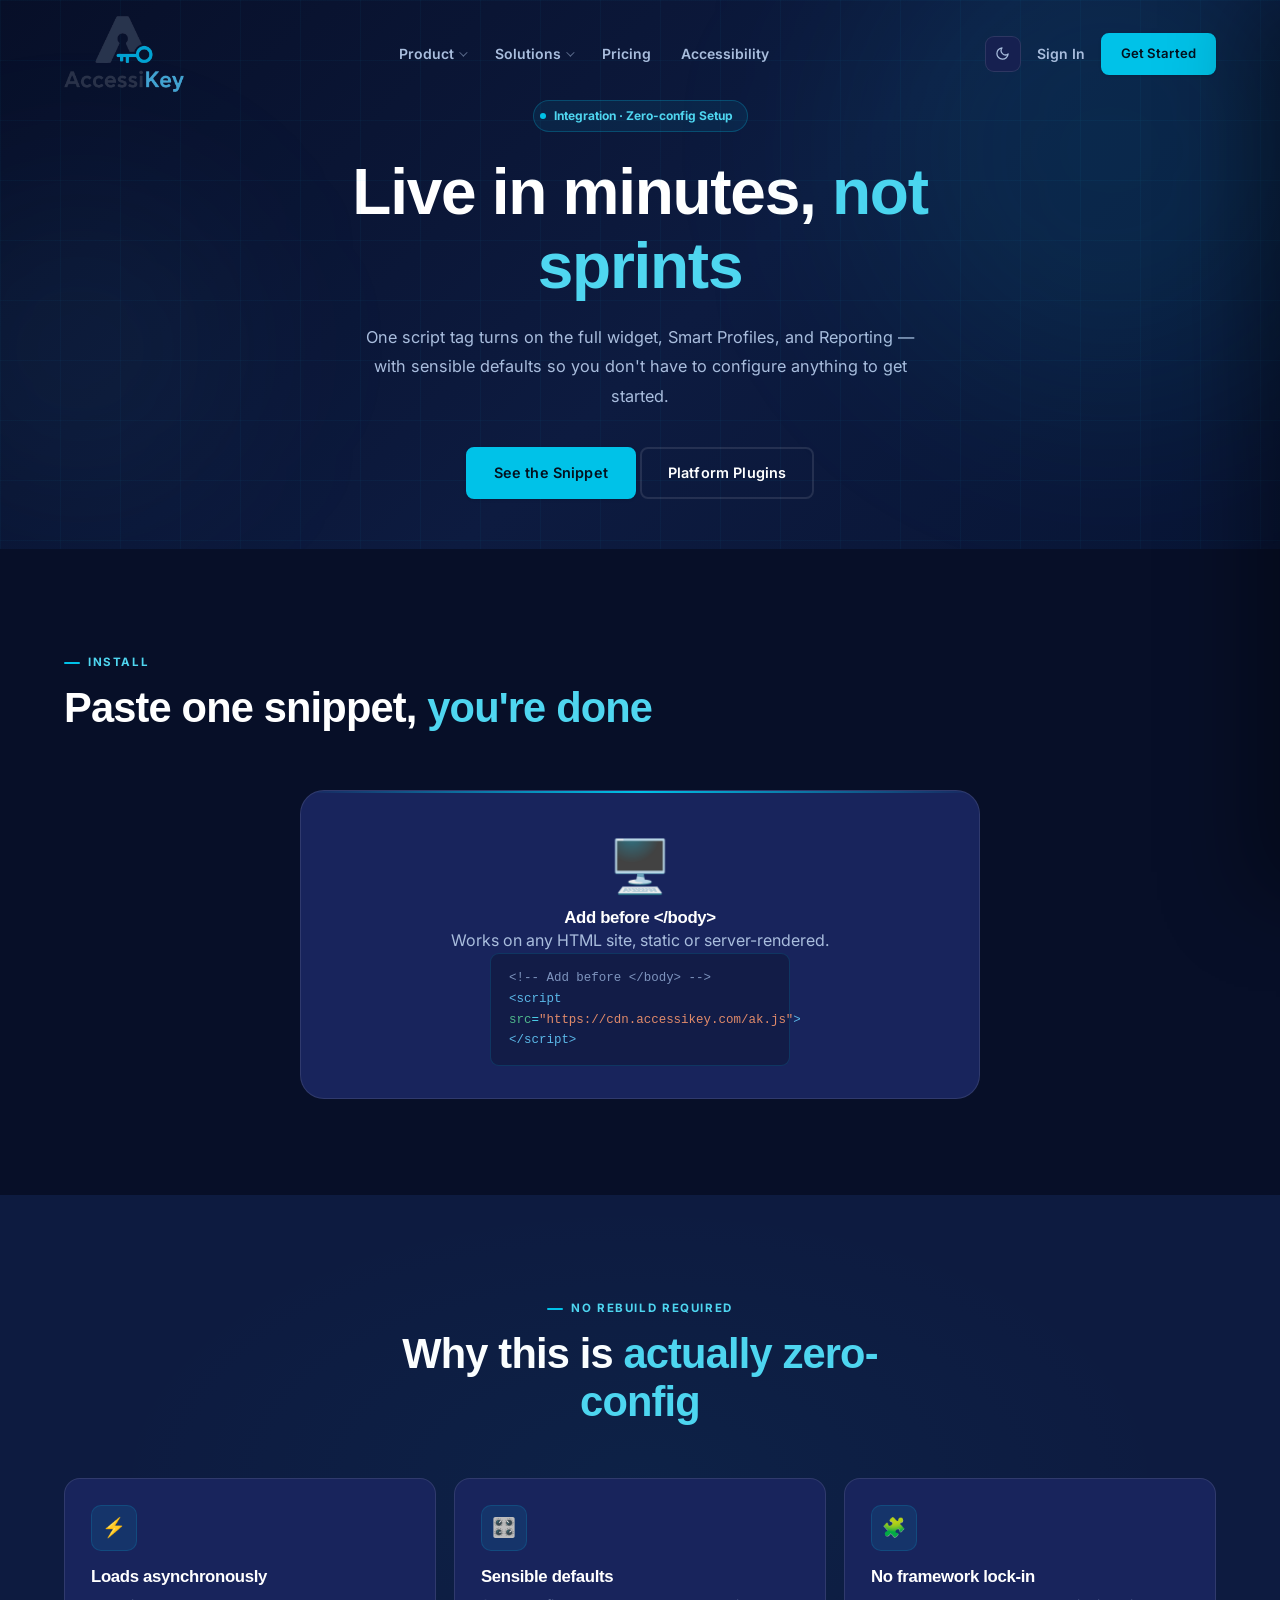
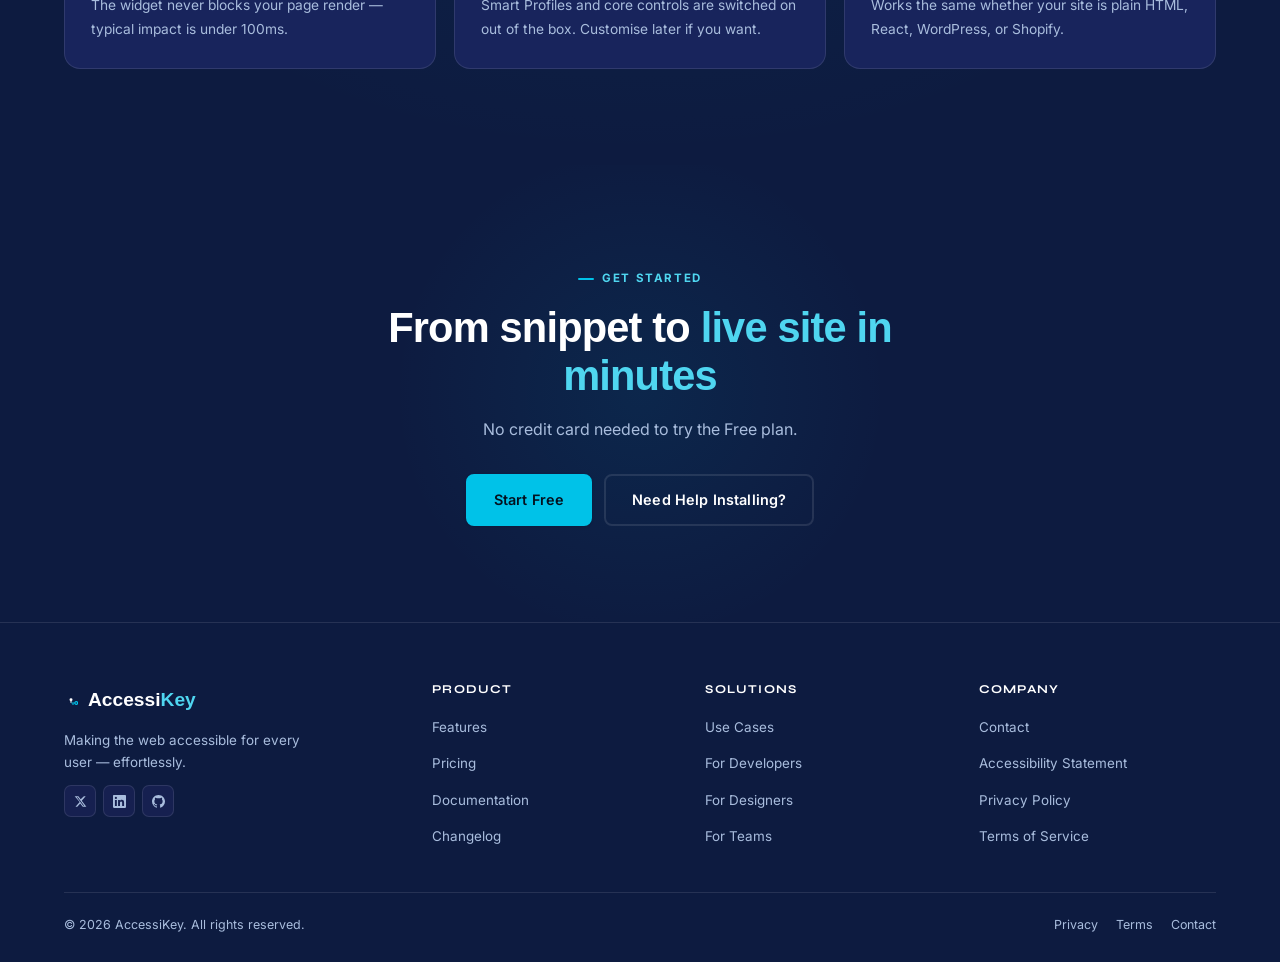
<file: zero-config-setup.html>
<!DOCTYPE html>
<html lang="en" data-theme="dark">
<head>
  <meta charset="UTF-8"/>
  <meta name="viewport" content="width=device-width, initial-scale=1.0"/>
  <meta name="description" content="Install AccessiKey with one script tag — live in minutes."/>
  <title>AccessiKey — Zero-config Setup</title>
  <link rel="preconnect" href="https://fonts.googleapis.com"/>
  <link rel="preconnect" href="https://fonts.gstatic.com" crossorigin/>
  <link href="https://fonts.googleapis.com/css2?family=Inter:wght@300;400;500;600;700&family=Syne:wght@700;800&display=swap" rel="stylesheet"/>
  <link rel="stylesheet" href="assets/css/style.css"/>
</head>
<body>

<nav class="site-nav" id="mainNav">
  <div class="container">
    <div class="nav-inner">
      <a href="index.html" class="nav-logo" aria-label="AccessiKey Home">
       <img src="assets/images/logo.png" alt="" class=".nav-logo-icon">
      </a>

      <ul class="nav-links">
        <li class="has-dropdown">
          <a href="#features">Product</a>
          <div class="nav-dropdown">
            <div class="dropdown-col">
              <div class="dropdown-label">Features</div>
              <a href="accessibility-widget.html" class="dropdown-item">
                <span class="di-icon">🔗</span>
                <span><strong>Accessibility Widget</strong>Reading aids &amp; contrast tools</span>
              </a>
              <a href="smart-profiles.html" class="dropdown-item">
                <span class="di-icon">👤</span>
                <span><strong>Smart Profiles</strong><br>One-click accessibility modes</span>
              </a>
              <a href="reporting.html" class="dropdown-item">
                <span class="di-icon">📊</span>
                <span><strong>Reporting</strong><br>Audit logs &amp; compliance exports</span>
              </a>
            </div>
            <div class="dropdown-col">
              <div class="dropdown-label">Integrations</div>
              <a href="zero-config-setup.html" class="dropdown-item">
                <span class="di-icon">⚡</span>
                <span><strong>Zero-config Setup</strong><br>One script tag install</span>
              </a>
              <a href="all-platforms.html" class="dropdown-item">
                <span class="di-icon">🌐</span>
                <span><strong>All Platforms</strong><br>WordPress, Shopify &amp; more</span>
              </a>
            </div>
          </div>
        </li>
        <li class="has-dropdown">
          <a href="#how-it-works">Solutions</a>
          <div class="nav-dropdown">
            <div class="dropdown-col">
              <div class="dropdown-label">By Role</div>
              <a href="#how-it-works" class="dropdown-item">
                <span class="di-icon">👨‍💻</span>
                <span><strong>Developers</strong><br>Quick install, zero config</span>
              </a>
              <a href="#how-it-works" class="dropdown-item">
                <span class="di-icon">🎨</span>
                <span><strong>Designers</strong><br>Contrast checker &amp; profiles</span>
              </a>
              <a href="#how-it-works" class="dropdown-item">
                <span class="di-icon">🏢</span>
                <span><strong>Teams</strong><br>Dashboard &amp; reporting</span>
              </a>
              <a href="use-cases.html" class="dropdown-item">
                <span class="di-icon">📁</span>
                <span><strong>Use Cases</strong><br>See AccessiKey in action</span>
              </a>
            </div>
          </div>
        </li>
        <li><a href="pricing.html">Pricing</a></li>
        <li><a href="accessibility-statement.html">Accessibility</a></li>
      </ul>

      <div class="nav-cta">
        <button class="theme-toggle" id="themeToggle" aria-label="Switch to light mode">
          <!-- Moon icon (shown in dark mode) -->
          <svg class="icon-moon" width="15" height="15" viewBox="0 0 24 24" fill="none" stroke="currentColor" stroke-width="2" stroke-linecap="round" stroke-linejoin="round"><path d="M21 12.79A9 9 0 1 1 11.21 3 7 7 0 0 0 21 12.79z"/></svg>
          <!-- Sun icon (shown in light mode) -->
          <svg class="icon-sun" width="15" height="15" viewBox="0 0 24 24" fill="none" stroke="currentColor" stroke-width="2" stroke-linecap="round" stroke-linejoin="round" style="display:none"><circle cx="12" cy="12" r="4" fill="currentColor" stroke="none"/><line x1="12" y1="2" x2="12" y2="5"/><line x1="12" y1="19" x2="12" y2="22"/><line x1="4.22" y1="4.22" x2="6.34" y2="6.34"/><line x1="17.66" y1="17.66" x2="19.78" y2="19.78"/><line x1="2" y1="12" x2="5" y2="12"/><line x1="19" y1="12" x2="22" y2="12"/><line x1="4.22" y1="19.78" x2="6.34" y2="17.66"/><line x1="17.66" y1="6.34" x2="19.78" y2="4.22"/></svg>
        </button>
        <a href="#" class="link-signin">Sign In</a>
        <a href="#get-started" class="btn btn-primary btn-sm">Get Started</a>
      </div>

      <button class="nav-toggle" id="navToggle" aria-label="Open menu" aria-expanded="false">
        <span></span><span></span><span></span>
      </button>
    </div>
  </div>
</nav>

<!-- ===== MOBILE NAV — redesigned accordion drawer ===== -->
<div class="mobile-nav" id="mobileNav" aria-hidden="true" role="dialog" aria-label="Navigation menu">
  <div class="mobile-nav-header">
    <a href="index.html" class="nav-logo" aria-label="AccessiKey Home">
      <svg class="nav-logo-icon" viewBox="0 0 40 40" fill="none" aria-hidden="true">
        <path d="M20 4L7 34h7.4l2.7-6.5h5.8L25.6 34H33L20 4z" fill="#0D1B40"/>
        <circle cx="20" cy="19" r="4.2" fill="#FFFFFF"/>
        <rect x="18.4" y="22" width="3.2" height="6" fill="#FFFFFF"/>
        <rect x="21" y="27" width="11" height="3" rx="1.5" fill="#00C2E8"/>
        <circle cx="35" cy="28.5" r="5.5" fill="#00C2E8"/>
        <circle cx="35" cy="28.5" r="2.3" fill="#0D1B40"/>
        <rect x="23" y="30" width="2" height="3.5" rx="0.6" fill="#00C2E8"/>
        <rect x="26.5" y="30" width="2" height="3.5" rx="0.6" fill="#00C2E8"/>
      </svg>
      <span class="nav-logo-text"><span class="ak-strong">Accessi</span><span class="ak-cyan">Key</span></span>
    </a>
    <button class="mobile-nav-close" id="navClose" aria-label="Close menu">
      <svg width="18" height="18" viewBox="0 0 24 24" fill="none" stroke="currentColor" stroke-width="2" stroke-linecap="round"><line x1="18" y1="6" x2="6" y2="18"/><line x1="6" y1="6" x2="18" y2="18"/></svg>
    </button>
  </div>

  <div class="mobile-nav-body">
    <!-- Product accordion -->
    <div class="mobile-nav-section" id="mobileProduct">
      <button class="mobile-nav-toggle" aria-expanded="false">
        Product
        <span class="mobile-nav-toggle-icon">
          <svg viewBox="0 0 24 24" fill="none" stroke="currentColor" stroke-width="2.5" stroke-linecap="round"><line x1="12" y1="5" x2="12" y2="19"/><line x1="5" y1="12" x2="19" y2="12"/></svg>
        </span>
      </button>
      <div class="mobile-nav-submenu">
        <div class="mobile-nav-sub-label">Features</div>
        <a href="accessibility-widget.html" class="mobile-nav-sub-link">
          <span class="msub-icon">🔗</span> Accessibility Widget
        </a>
        <a href="smart-profiles.html" class="mobile-nav-sub-link">
          <span class="msub-icon">👤</span> Smart Profiles
        </a>
        <a href="reporting.html" class="mobile-nav-sub-link">
          <span class="msub-icon">📊</span> Reporting
        </a>
        <div class="mobile-nav-sub-label">Integrations</div>
        <a href="zero-config-setup.html" class="mobile-nav-sub-link">
          <span class="msub-icon">⚡</span> Zero-config Setup
        </a>
        <a href="all-platforms.html" class="mobile-nav-sub-link">
          <span class="msub-icon">🌐</span> All Platforms
        </a>
        <a href="use-cases.html" class="mobile-nav-sub-link">
          <span class="msub-icon">📁</span> Use Cases
        </a>
      </div>
    </div>

    <!-- Solutions accordion -->
    <div class="mobile-nav-section" id="mobileSolutions">
      <button class="mobile-nav-toggle" aria-expanded="false">
        Solutions
        <span class="mobile-nav-toggle-icon">
          <svg viewBox="0 0 24 24" fill="none" stroke="currentColor" stroke-width="2.5" stroke-linecap="round"><line x1="12" y1="5" x2="12" y2="19"/><line x1="5" y1="12" x2="19" y2="12"/></svg>
        </span>
      </button>
      <div class="mobile-nav-submenu">
        <div class="mobile-nav-sub-label">By Role</div>
        <a href="#how-it-works" class="mobile-nav-sub-link">
          <span class="msub-icon">👨‍💻</span> For Developers
        </a>
        <a href="#how-it-works" class="mobile-nav-sub-link">
          <span class="msub-icon">🎨</span> For Designers
        </a>
        <a href="#how-it-works" class="mobile-nav-sub-link">
          <span class="msub-icon">🏢</span> For Teams
        </a>
      </div>
    </div>

    <!-- Flat links -->
    <div class="mobile-nav-flat">
      <a href="pricing.html" class="mobile-nav-flat-link">Pricing</a>
      <a href="accessibility-statement.html" class="mobile-nav-flat-link">Accessibility</a>
    </div>
  </div>

  <div class="mobile-nav-footer">
    <div class="mobile-nav-theme-row">
      <span class="mobile-nav-theme-label">Appearance</span>
      <button class="mobile-theme-toggle" id="mobileThemeToggle" aria-label="Toggle theme"></button>
    </div>
    <a href="#" class="btn btn-ghost btn-full">Sign In</a>
    <a href="#get-started" class="btn btn-primary btn-full">Get Started Free</a>
  </div>
</div>
<div class="mobile-nav-backdrop" id="mobileNavBackdrop"></div>


<section class="hero" id="home" style="min-height:60vh;padding-bottom:50px;">
  <div class="hero-bg"></div>
  <div class="hero-grid"></div>
  <div class="hero-orb hero-orb-1"></div>
  <div class="hero-orb hero-orb-2"></div>
  <div class="container">
    <div class="hero-content" style="max-width:680px;margin:0 auto;text-align:center;">
      <div class="hero-pill" style="margin-left:auto;margin-right:auto;"><span class="dot"></span> Integration · Zero-config Setup</div>
      <h1 class="hero-h1">Live in minutes, <span class="highlight">not sprints</span></h1>
      <p class="hero-desc" style="margin:0 auto 36px;max-width:560px;text-align:center;">One script tag turns on the full widget, Smart Profiles, and Reporting — with sensible defaults so you don't have to configure anything to get started.</p>
      <div class="hero-cta-group" style="justify-content:center;">
        <a href="#install" class="btn btn-primary">See the Snippet</a>
        <a href="all-platforms.html" class="btn btn-secondary">Platform Plugins</a>
      </div>
    </div>
  </div>
</section>

<section class="section" id="install">
  <div class="container">
    <div class="section-header reveal">
      <div class="text">
        <span class="eyebrow">Install</span>
        <h2>Paste one snippet, <span class="highlight">you're done</span></h2>
      </div>
    </div>
    <div class="hiw-visual" style="max-width:680px;margin:0 auto;">
      <div class="hiw-visual-card">
        <div class="hiw-icon-big">🖥️</div>
        <h4>Add before &lt;/body&gt;</h4>
        <p>Works on any HTML site, static or server-rendered.</p>
        <div class="hiw-code"><span class="cc">&lt;!-- Add before &lt;/body&gt; --&gt;</span><br><span class="ck">&lt;script</span> <span class="cv">src</span>=<span class="cs">"https://cdn.accessikey.com/ak.js"</span><span class="ck">&gt;&lt;/script&gt;</span></div>
      </div>
    </div>
  </div>
</section>

<section class="section section-alt how-section" id="how-it-works">
  <div class="container">
    <div class="how-header reveal">
      <span class="eyebrow">No Rebuild Required</span>
      <h2>Why this is <span class="highlight">actually zero-config</span></h2>
    </div>
    <div class="features-grid" style="grid-template-columns:repeat(3,1fr);">
      <article class="feat-card reveal reveal-delay-1">
        <div class="feat-icon">⚡</div>
        <h4>Loads asynchronously</h4>
        <p>The widget never blocks your page render — typical impact is under 100ms.</p>
      </article>
      <article class="feat-card reveal reveal-delay-2">
        <div class="feat-icon">🎛️</div>
        <h4>Sensible defaults</h4>
        <p>Smart Profiles and core controls are switched on out of the box. Customise later if you want.</p>
      </article>
      <article class="feat-card reveal reveal-delay-3">
        <div class="feat-icon">🧩</div>
        <h4>No framework lock-in</h4>
        <p>Works the same whether your site is plain HTML, React, WordPress, or Shopify.</p>
      </article>
    </div>
  </div>
</section>

<section class="cta-banner" id="get-started">
  <div class="container">
    <div class="cta-inner reveal">
      <span class="eyebrow" style="justify-content:center;margin-bottom:16px">Get Started</span>
      <h2>From snippet to <span class="highlight">live site in minutes</span></h2>
      <p>No credit card needed to try the Free plan.</p>
      <div class="cta-actions">
        <a href="pricing.html" class="btn btn-primary">Start Free</a>
        <a href="contact.html" class="btn btn-secondary">Need Help Installing?</a>
      </div>
    </div>
  </div>
</section>


<footer class="site-footer">
  <div class="container">
    <div class="footer-inner">
      <div class="footer-top">
        <div class="footer-brand">
          <a href="index.html" class="nav-logo footer-logo" aria-label="AccessiKey Home">
            <svg class="nav-logo-icon" viewBox="0 0 40 40" fill="none" aria-hidden="true">
              <path d="M20 4L7 34h7.4l2.7-6.5h5.8L25.6 34H33L20 4z" fill="#0D1B40"/>
              <circle cx="20" cy="19" r="4.2" fill="#FFFFFF"/>
              <rect x="18.4" y="22" width="3.2" height="6" fill="#FFFFFF"/>
              <rect x="21" y="27" width="11" height="3" rx="1.5" fill="#00C2E8"/>
              <circle cx="35" cy="28.5" r="5.5" fill="#00C2E8"/>
              <circle cx="35" cy="28.5" r="2.3" fill="#0D1B40"/>
              <rect x="23" y="30" width="2" height="3.5" rx="0.6" fill="#00C2E8"/>
              <rect x="26.5" y="30" width="2" height="3.5" rx="0.6" fill="#00C2E8"/>
            </svg>
            <span class="nav-logo-text"><span class="ak-strong">Accessi</span><span class="ak-cyan">Key</span></span>
          </a>
          <p>Making the web accessible for every user — effortlessly.</p>
          <div class="footer-social">
            <a href="#" class="social-btn" aria-label="Twitter / X">
              <svg width="13" height="13" viewBox="0 0 24 24" fill="currentColor"><path d="M18.244 2.25h3.308l-7.227 8.26 8.502 11.24H16.17l-4.714-6.231-5.401 6.231H2.746l7.73-8.835L1.254 2.25H8.08l4.259 5.63L18.244 2.25zm-1.161 17.52h1.833L7.084 4.126H5.117L17.083 19.77z"/></svg>
            </a>
            <a href="#" class="social-btn" aria-label="LinkedIn">
              <svg width="13" height="13" viewBox="0 0 24 24" fill="currentColor"><path d="M20.447 20.452h-3.554v-5.569c0-1.328-.027-3.037-1.852-3.037-1.853 0-2.136 1.445-2.136 2.939v5.667H9.351V9h3.414v1.561h.046c.477-.9 1.637-1.85 3.37-1.85 3.601 0 4.267 2.37 4.267 5.455v6.286zM5.337 7.433a2.062 2.062 0 01-2.063-2.065 2.064 2.064 0 112.063 2.065zm1.782 13.019H3.555V9h3.564v11.452zM22.225 0H1.771C.792 0 0 .774 0 1.729v20.542C0 23.227.792 24 1.771 24h20.451C23.2 24 24 23.227 24 22.271V1.729C24 .774 23.2 0 22.222 0h.003z"/></svg>
            </a>
            <a href="#" class="social-btn" aria-label="GitHub">
              <svg width="13" height="13" viewBox="0 0 24 24" fill="currentColor"><path d="M12 0C5.374 0 0 5.373 0 12c0 5.302 3.438 9.8 8.207 11.387.599.111.793-.261.793-.577v-2.234c-3.338.726-4.033-1.416-4.033-1.416-.546-1.387-1.333-1.756-1.333-1.756-1.089-.745.083-.729.083-.729 1.205.084 1.839 1.237 1.839 1.237 1.07 1.834 2.807 1.304 3.492.997.107-.775.418-1.305.762-1.604-2.665-.305-5.467-1.334-5.467-5.931 0-1.311.469-2.381 1.236-3.221-.124-.303-.535-1.524.117-3.176 0 0 1.008-.322 3.301 1.23A11.509 11.509 0 0112 5.803c1.02.005 2.047.138 3.006.404 2.291-1.552 3.297-1.23 3.297-1.23.653 1.653.242 2.874.118 3.176.77.84 1.235 1.911 1.235 3.221 0 4.609-2.807 5.624-5.479 5.921.43.372.823 1.102.823 2.222v3.293c0 .319.192.694.801.576C20.566 21.797 24 17.3 24 12c0-6.627-5.373-12-12-12z"/></svg>
            </a>
          </div>
        </div>
        <div class="footer-col">
          <h5>Product</h5>
          <ul>
            <li><a href="#features">Features</a></li>
            <li><a href="pricing.html">Pricing</a></li>
            <li><a href="#">Documentation</a></li>
            <li><a href="#">Changelog</a></li>
          </ul>
        </div>
        <div class="footer-col">
          <h5>Solutions</h5>
          <ul>
            <li><a href="use-cases.html">Use Cases</a></li>
            <li><a href="#how-it-works">For Developers</a></li>
            <li><a href="#how-it-works">For Designers</a></li>
            <li><a href="#how-it-works">For Teams</a></li>
          </ul>
        </div>
        <div class="footer-col">
          <h5>Company</h5>
          <ul>
            <li><a href="contact.html">Contact</a></li>
            <li><a href="accessibility-statement.html">Accessibility Statement</a></li>
            <li><a href="#">Privacy Policy</a></li>
            <li><a href="#">Terms of Service</a></li>
          </ul>
        </div>
      </div>
      <div class="footer-bottom">
        <p>© 2026 AccessiKey. All rights reserved.</p>
        <div class="footer-bottom-links">
          <a href="#">Privacy</a>
          <a href="#">Terms</a>
          <a href="contact.html">Contact</a>
        </div>
      </div>
    </div>
  </div>
</footer>


<script src="assets/js/main.js"></script>
</body>
</html>
</file>
<file: assets/css/style.css>
/* ===================================================
   AccessiKey — Design System v3
   Navy:  #0D1B40  |  Cyan: #00C2E8  |  Sky: #5BB8E8
   ADA AA min contrast: 4.5:1 text, 3:1 UI components
   =================================================== */
*, *::before, *::after { box-sizing: border-box; margin: 0; padding: 0; }

:root {
  /* Brand */
  --navy:        #0D1B40;
  --navy-deep:   #070F28;
  --navy-mid:    #162050;
  --navy-light:  #1E2F6A;
  --cyan:        #00C2E8;
  --cyan-dim:    #009DBF;
  --sky:         #5BB8E8;
  /* Neutrals */
  --white:       #FFFFFF;
  --off-white:   #F0F6FF;
  /* Spacing / Layout */
  --radius:      10px;
  --radius-lg:   16px;
  --radius-xl:   24px;
  --transition:  0.2s cubic-bezier(.4,0,.2,1);
  --max-w:       1200px;
  --section-py:  96px;
  --focus-ring:  0 0 0 3px rgba(0,194,232,0.5);

  /* === DARK MODE (default) === */
  --bg:           #070F28;
  --bg-2:         #0D1B40;
  --bg-3:         #162050;
  --bg-card:      #18245C;
  --text:         #FFFFFF;
  --text-muted:   #A9BDDD;   /* 7.2:1 on #070F28 ✓ AA */
  --text-faint:   #7E94BE;
  --border-col:   rgba(255,255,255,0.1);
  --nav-scrim:    rgba(7,15,40,0.96);
  --btn-primary-text: #04111F;
  --cyan-text:    #4FD6F0;   /* 5.3:1 on #070F28 ✓ AA */
  --highlight:    #4FD6F0;
}

[data-theme="light"] {
  --bg:           #F5F8FE;
  --bg-2:         #FFFFFF;
  --bg-3:         #EBF2FC;
  --bg-card:      #FFFFFF;
  --text:         #0B1530;   /* contrast vs white: 16.5:1 ✓ AAA */
  --text-muted:   #3D5080;   /* 7.1:1 on white ✓ AA */
  --text-faint:   #5B6B90;   /* 4.8:1 on white ✓ AA */
  --border-col:   rgba(13,27,64,0.12);
  --nav-scrim:    rgba(245,248,254,0.96);
  --cyan:         #006E8A;   /* 5.1:1 on white ✓ AA for UI components */
  --cyan-dim:     #005470;
  --cyan-text:    #005F7A;   /* 5.8:1 on white ✓ AA */
  --highlight:    #005F7A;
  --btn-primary-text: #FFFFFF;
  --focus-ring:   0 0 0 3px rgba(0,110,138,0.4);
}

html { scroll-behavior: smooth; }
body {
  font-family: 'Inter', sans-serif;
  background: var(--bg);
  color: var(--text);
  line-height: 1.65;
  -webkit-font-smoothing: antialiased;
  overflow-x: hidden;
  transition: background 0.3s, color 0.3s;
}
h1,h2,h3,h4,h5 { font-family: 'Bricolage Grotesque', sans-serif; line-height: 1.15; letter-spacing: -0.02em; color: var(--text); }
h1 { font-size: clamp(2.4rem,5vw,4rem); font-weight: 800; }
h2 { font-size: clamp(1.8rem,3.5vw,2.6rem); font-weight: 800; }
h4 { font-size: 1.05rem; font-weight: 700; }
p { color: var(--text-muted); }
a { text-decoration: none; color: inherit; }
img { max-width: 100%; display: block; }

.container { width: 100%; max-width: var(--max-w); margin: 0 auto; padding: 0 24px; }
.section { padding: var(--section-py) 0; }
.section-alt { background: var(--bg-2); }
.highlight { color: var(--highlight); }

/* Focus ring */
a:focus-visible, button:focus-visible, input:focus-visible {
  outline: none;
  box-shadow: var(--focus-ring);
  border-radius: 6px;
}

@media (prefers-reduced-motion: reduce) {
  *, *::before, *::after { animation-duration: 0.001ms !important; transition-duration: 0.001ms !important; }
}

/* ============================================================
   BUTTONS — unified, ADA-compliant, visually refined
   Primary: solid, high-contrast CTA
   Secondary: outlined, clear affordance
   Ghost: minimal, nav/utility
   ============================================================ */
.btn {
  display: inline-flex;
  align-items: center;
  justify-content: center;
  gap: 8px;
  padding: 12px 26px;
  border-radius: 8px;
  font-family: 'Inter', sans-serif;
  font-size: 0.9rem;
  font-weight: 600;
  cursor: pointer;
  border: 2px solid transparent;
  transition: var(--transition);
  white-space: nowrap;
  letter-spacing: 0.01em;
  position: relative;
  text-decoration: none;
}

/* Primary — solid cyan fill, max contrast text */
.btn-primary {
  background: var(--cyan);
  color: var(--btn-primary-text);
  border-color: var(--cyan);
  box-shadow: 0 1px 3px rgba(0,0,0,0.12);
}
.btn-primary:hover {
  background: var(--cyan-dim);
  border-color: var(--cyan-dim);
  transform: translateY(-1px);
  box-shadow: 0 6px 20px rgba(0,194,232,0.3);
}
.btn-primary:active { transform: translateY(0); box-shadow: none; }

/* Secondary — outlined, themed */
.btn-secondary {
  background: transparent;
  color: var(--text);
  border-color: var(--border-col);
}
[data-theme="light"] .btn-secondary { border-color: rgba(13,27,64,0.25); }
.btn-secondary:hover {
  border-color: var(--cyan);
  color: var(--cyan-text);
  background: rgba(0,194,232,0.06);
  transform: translateY(-1px);
}
[data-theme="light"] .btn-secondary:hover { background: rgba(0,110,138,0.06); }
.btn-secondary:active { transform: translateY(0); }

/* Ghost — nav/utility */
.btn-ghost {
  background: transparent;
  color: var(--text-muted);
  border-color: transparent;
  padding: 12px 16px;
}
.btn-ghost:hover { color: var(--text); background: rgba(255,255,255,0.06); }
[data-theme="light"] .btn-ghost:hover { background: rgba(11,21,48,0.05); }

.btn-sm { padding: 8px 18px; font-size: 0.82rem; }
.btn-full { width: 100%; display: flex; }

/* ===== EYEBROW ===== */
.eyebrow {
  display: inline-flex; align-items: center; gap: 8px;
  font-size: 0.72rem; font-weight: 700; letter-spacing: 0.14em;
  text-transform: uppercase; color: var(--cyan-text); margin-bottom: 12px;
}
.eyebrow::before { content: ''; display: block; width: 16px; height: 2px; background: var(--cyan); border-radius: 2px; }

/* ===== REVEAL ===== */
.reveal { opacity: 0; transform: translateY(20px); transition: opacity 0.5s ease, transform 0.5s ease; }
.reveal.visible { opacity: 1; transform: none; }
.reveal-delay-1 { transition-delay: 0.08s; }
.reveal-delay-2 { transition-delay: 0.16s; }
.reveal-delay-3 { transition-delay: 0.24s; }

/* ========================================================
   NAV
   ======================================================== */
.site-nav {
  position: fixed; top: 0; left: 0; right: 0; z-index: 1000;
  padding: 16px 0;
  transition: background var(--transition), padding var(--transition), box-shadow var(--transition);
}
.site-nav.scrolled {
  background: var(--nav-scrim);
  backdrop-filter: blur(20px);
  -webkit-backdrop-filter: blur(20px);
  padding: 10px 0;
  box-shadow: 0 1px 0 var(--border-col);
}
.nav-inner { display: flex; align-items: center; justify-content: space-between; gap: 20px; }

/* Logo */
.nav-logo { display: flex; align-items: center; gap: 10px; width: 120px;}
.nav-logo-icon { height: 34px; width: 14px; flex-shrink: 0; }
.nav-logo-text { font-family: 'Bricolage Grotesque', sans-serif; font-size: 1.2rem; font-weight: 800; color: var(--text); white-space: nowrap; }
.nav-logo-text .ak-cyan { color: var(--cyan-text); }

/* Nav links */
.nav-links { display: flex; align-items: center; gap: 4px; list-style: none; }
.nav-links > li { position: relative; }
.nav-links > li > a {
  display: flex; align-items: center; gap: 5px;
  padding: 9px 13px;
  font-size: 0.875rem; font-weight: 600; color: var(--text-muted);
  transition: color var(--transition);
  border-radius: 7px;
}
.nav-links > li > a:hover { color: var(--text); background: rgba(255,255,255,0.05); }
[data-theme="light"] .nav-links > li > a:hover { background: rgba(11,21,48,0.05); }

/* Dropdown chevron */
.has-dropdown > a::after {
  content: '';
  width: 6px; height: 6px;
  border-right: 1.5px solid currentColor;
  border-bottom: 1.5px solid currentColor;
  transform: rotate(45deg) translateY(-2px);
  opacity: 0.5;
  transition: transform var(--transition);
  flex-shrink: 0;
}
.has-dropdown:hover > a::after { transform: rotate(225deg) translateY(2px); }

/* Dropdown panel */
.nav-dropdown {
  position: absolute; top: calc(100% + 8px); left: 50%;
  transform: translateX(-50%) translateY(6px);
  background: var(--bg-card);
  border: 1px solid var(--border-col);
  border-radius: var(--radius-lg);
  box-shadow: 0 20px 48px rgba(0,0,0,0.22), 0 0 0 1px rgba(255,255,255,0.04);
  padding: 16px;
  display: flex; gap: 24px;
  min-width: 440px;
  opacity: 0; visibility: hidden; pointer-events: none;
  transition: opacity 0.15s ease, transform 0.15s ease, visibility 0.15s;
  z-index: 200;
}
[data-theme="light"] .nav-dropdown { box-shadow: 0 20px 48px rgba(0,0,0,0.12); }
.has-dropdown:hover .nav-dropdown,
.has-dropdown:focus-within .nav-dropdown {
  opacity: 1; visibility: visible; pointer-events: auto;
  transform: translateX(-50%) translateY(0);
}
.dropdown-col { flex: 1; display: flex; flex-direction: column; gap: 2px; }
.dropdown-label { font-size: 0.68rem; font-weight: 700; text-transform: uppercase; letter-spacing: 0.1em; color: var(--text-faint); padding: 4px 10px 8px; }
.dropdown-item { display: flex; align-items: flex-start; gap: 11px; padding: 9px 10px; border-radius: 9px; transition: background var(--transition); }
.dropdown-item:hover { background: rgba(0,194,232,0.08); }
[data-theme="light"] .dropdown-item:hover { background: rgba(0,110,138,0.07); }
.dropdown-item strong { color: var(--text); font-size: 0.85rem; font-weight: 700; display: block; margin-bottom: 1px; }
.dropdown-item span span { font-size: 0.78rem; color: var(--text-muted); line-height: 1.5; }
.di-icon { font-size: 1rem; flex-shrink: 0; width: 30px; height: 30px; display: flex; align-items: center; justify-content: center; background: rgba(0,194,232,0.1); border-radius: 8px; }
[data-theme="light"] .di-icon { background: rgba(0,110,138,0.1); }

/* Nav CTA */
.nav-cta { display: flex; align-items: center; gap: 6px; }
.link-signin { font-size: 0.875rem; font-weight: 600; color: var(--text-muted); transition: color var(--transition); padding: 9px 10px; border-radius: 7px; }
.link-signin:hover { color: var(--text); }

/* ===== THEME TOGGLE — simplified dot/ring icon ===== */
.theme-toggle {
  width: 36px; height: 36px;
  border-radius: 9px;
  background: var(--bg-3);
  border: 1px solid var(--border-col);
  cursor: pointer;
  display: flex; align-items: center; justify-content: center;
  color: var(--text-muted);
  transition: var(--transition);
  flex-shrink: 0;
}
.theme-toggle:hover { border-color: var(--cyan); color: var(--cyan-text); background: rgba(0,194,232,0.08); }
.theme-toggle svg { display: block; pointer-events: none; }

/* Mobile hamburger */
.nav-toggle { display: none; background: none; border: none; cursor: pointer; padding: 6px; flex-direction: column; gap: 5px; border-radius: 8px; }
.nav-toggle span { display: block; width: 22px; height: 2px; background: var(--text); border-radius: 2px; transition: var(--transition); }

/* ========================================================
   MOBILE NAV — redesigned full drawer with accordion groups
   ======================================================== */
.mobile-nav-backdrop {
  position: fixed; inset: 0; background: rgba(0,0,0,0.55);
  z-index: 1098; opacity: 0; visibility: hidden;
  transition: opacity 0.28s ease, visibility 0.28s;
  backdrop-filter: blur(4px);
}
.mobile-nav-backdrop.open { opacity: 1; visibility: visible; }

.mobile-nav {
  position: fixed; top: 0; right: 0; bottom: 0;
  width: min(340px, 90vw);
  background: var(--bg-2);
  border-left: 1px solid var(--border-col);
  z-index: 1099;
  display: flex; flex-direction: column;
  transform: translateX(100%);
  transition: transform 0.3s cubic-bezier(.4,0,.2,1);
  box-shadow: -32px 0 80px rgba(0,0,0,0.35);
}
.mobile-nav.open { transform: translateX(0); }

.mobile-nav-header {
  display: flex; align-items: center; justify-content: space-between;
  padding: 16px 18px;
  border-bottom: 1px solid var(--border-col);
  flex-shrink: 0;
}
.mobile-nav-close {
  background: var(--bg-3); border: 1px solid var(--border-col);
  border-radius: 8px; width: 34px; height: 34px;
  display: flex; align-items: center; justify-content: center;
  color: var(--text); cursor: pointer;
  transition: var(--transition);
}
.mobile-nav-close:hover { border-color: var(--cyan); color: var(--cyan-text); }

.mobile-nav-body { flex: 1; overflow-y: auto; padding: 8px 0 20px; }

/* Accordion sections */
.mobile-nav-section { border-bottom: 1px solid var(--border-col); }
.mobile-nav-toggle {
  display: flex; align-items: center; justify-content: space-between;
  width: 100%; background: none; border: none; cursor: pointer;
  padding: 14px 18px;
  font-family: 'Inter', sans-serif; font-size: 0.92rem; font-weight: 700;
  color: var(--text); text-align: left;
  transition: var(--transition);
}
.mobile-nav-toggle:hover { color: var(--cyan-text); background: rgba(0,194,232,0.05); }
.mobile-nav-toggle-icon {
  width: 22px; height: 22px; border-radius: 50%;
  background: var(--bg-3); border: 1px solid var(--border-col);
  display: flex; align-items: center; justify-content: center;
  flex-shrink: 0; transition: transform var(--transition), background var(--transition);
}
.mobile-nav-toggle-icon svg { width: 10px; height: 10px; color: var(--text-muted); }
.mobile-nav-section.open .mobile-nav-toggle-icon { transform: rotate(45deg); background: var(--cyan); border-color: var(--cyan); }
.mobile-nav-section.open .mobile-nav-toggle-icon svg { color: var(--btn-primary-text); }

.mobile-nav-submenu { max-height: 0; overflow: hidden; transition: max-height 0.3s ease; }
.mobile-nav-section.open .mobile-nav-submenu { max-height: 400px; }
.mobile-nav-sub-label { font-size: 0.68rem; font-weight: 700; text-transform: uppercase; letter-spacing: 0.1em; color: var(--text-faint); padding: 10px 18px 4px; }
.mobile-nav-sub-link {
  display: flex; align-items: center; gap: 10px;
  padding: 10px 18px 10px 28px;
  font-size: 0.875rem; font-weight: 500; color: var(--text-muted);
  transition: var(--transition);
}
.mobile-nav-sub-link:hover { color: var(--text); background: rgba(0,194,232,0.05); }
.mobile-nav-sub-link .msub-icon { font-size: 1rem; width: 26px; height: 26px; background: rgba(0,194,232,0.08); border-radius: 6px; display: flex; align-items: center; justify-content: center; flex-shrink: 0; }

/* Simple top-level links */
.mobile-nav-flat { padding: 4px 0; }
.mobile-nav-flat-link {
  display: block; padding: 13px 18px;
  font-size: 0.92rem; font-weight: 700; color: var(--text);
  transition: var(--transition);
  border-bottom: 1px solid var(--border-col);
}
.mobile-nav-flat-link:hover { color: var(--cyan-text); background: rgba(0,194,232,0.05); }
.mobile-nav-flat-link:last-child { border-bottom: none; }

.mobile-nav-footer {
  padding: 14px 18px 18px;
  display: flex; flex-direction: column; gap: 8px;
  border-top: 1px solid var(--border-col);
  flex-shrink: 0;
}
.mobile-nav-theme-row {
  display: flex; align-items: center; justify-content: space-between;
  padding: 8px 0 12px;
}
.mobile-nav-theme-label { font-size: 0.82rem; color: var(--text-muted); font-weight: 600; }
.mobile-theme-toggle {
  width: 52px; height: 28px;
  border-radius: 100px;
  background: var(--bg-3);
  border: 1px solid var(--border-col);
  cursor: pointer;
  position: relative;
  transition: background 0.2s, border-color 0.2s;
  flex-shrink: 0;
}
.mobile-theme-toggle::after {
  content: '';
  position: absolute; top: 3px; left: 3px;
  width: 20px; height: 20px;
  border-radius: 50%;
  background: var(--text-muted);
  transition: transform 0.25s cubic-bezier(.4,0,.2,1), background 0.2s;
}
[data-theme="light"] .mobile-theme-toggle { background: rgba(0,110,138,0.15); border-color: rgba(0,110,138,0.3); }
[data-theme="light"] .mobile-theme-toggle::after { background: var(--cyan); transform: translateX(24px); }

/* ========================================================
   HERO
   ======================================================== */
.hero { position: relative; min-height: 100vh; display: flex; align-items: center; padding-top: 100px; overflow: hidden; }
.hero-bg { position: absolute; inset: 0; background: linear-gradient(135deg, #070F28 0%, #0D1B40 55%, #091535 100%); z-index: -1; }
[data-theme="light"] .hero-bg { background: linear-gradient(135deg, #E8F2FD 0%, #F5F8FE 55%, #FFFFFF 100%); }
.hero-grid {
  position: absolute; inset: 0;
  background-image: linear-gradient(rgba(0,194,232,0.04) 1px, transparent 1px), linear-gradient(90deg, rgba(0,194,232,0.04) 1px, transparent 1px);
  background-size: 60px 60px; z-index: 0;
}
.hero-orb { position: absolute; border-radius: 50%; filter: blur(100px); z-index: 0; animation: orb-float 10s ease-in-out infinite alternate; }
.hero-orb-1 { width: 500px; height: 500px; background: rgba(0,194,232,0.09); top: -100px; right: -80px; }
.hero-orb-2 { width: 280px; height: 280px; background: rgba(91,184,232,0.07); bottom: 60px; left: -60px; animation-delay: -5s; }
@keyframes orb-float { from { transform: translateY(0) scale(1); } to { transform: translateY(-30px) scale(1.05); } }

.hero-inner { position: relative; z-index: 1; display: grid; grid-template-columns: 1fr 1fr; gap: 60px; align-items: center; width: 100%; }
.hero-pill { display: inline-flex; align-items: center; gap: 8px; padding: 5px 14px 5px 6px; background: rgba(0,194,232,0.08); border: 1px solid rgba(0,194,232,0.25); border-radius: 100px; font-size: 0.75rem; font-weight: 700; color: var(--cyan-text); margin-bottom: 24px; }
.hero-pill .dot { width: 6px; height: 6px; background: var(--cyan); border-radius: 50%; animation: pulse-dot 2s infinite; }
@keyframes pulse-dot { 0%,100%{opacity:1;transform:scale(1)} 50%{opacity:0.4;transform:scale(0.6)} }
.hero-h1 { margin-bottom: 20px; color: var(--text); }
.hero-desc { font-size: 1.02rem; max-width: 440px; margin-bottom: 36px; line-height: 1.8; }
.hero-actions { display: flex; flex-wrap: wrap; gap: 12px; margin-bottom: 48px; }
.hero-stats { display: flex; align-items: center; gap: 24px; padding-top: 22px; border-top: 1px solid var(--border-col); }
.stat-num { font-family: 'Syne', sans-serif; font-size: 1.75rem; font-weight: 800; color: var(--text); line-height: 1; }
.stat-label { font-size: 0.76rem; color: var(--text-muted); margin-top: 4px; }
.stat-divider { width: 1px; height: 30px; background: var(--border-col); }
.hero-cursor { color: var(--cyan); animation: blink 1s step-end infinite; }
@keyframes blink { 0%,100%{opacity:1} 50%{opacity:0} }

.hero-visual { position: relative; display: flex; justify-content: center; }
.hero-card { width: 100%; max-width: 410px; background: var(--bg-card); border: 1px solid var(--border-col); border-radius: var(--radius-xl); padding: 26px; backdrop-filter: blur(12px); position: relative; overflow: hidden; }
.hero-card::before { content: ''; position: absolute; top: 0; left: 0; right: 0; height: 2px; background: linear-gradient(90deg, var(--cyan), transparent 70%); }
.hero-card-top { display: flex; align-items: center; gap: 14px; margin-bottom: 20px; }
.card-shield { width: 52px; height: 52px; flex-shrink: 0; }
.card-title { font-family: 'Syne', sans-serif; font-size: 1.05rem; font-weight: 800; color: var(--text); margin-bottom: 3px; }
.card-sub { font-size: 0.78rem; color: var(--text-muted); }
.card-features { display: flex; flex-direction: column; gap: 9px; }
.card-feat { display: flex; align-items: center; gap: 11px; padding: 10px 13px; background: rgba(0,194,232,0.05); border-radius: 9px; border: 1px solid rgba(0,194,232,0.1); transition: var(--transition); }
.card-feat:hover { background: rgba(0,194,232,0.1); border-color: rgba(0,194,232,0.25); transform: translateX(3px); }
.card-feat-icon { width: 32px; height: 32px; flex-shrink: 0; border-radius: 7px; background: rgba(0,194,232,0.12); display: flex; align-items: center; justify-content: center; font-size: 0.95rem; }
.card-feat-text { font-size: 0.85rem; font-weight: 600; color: var(--text); }
.card-feat-badge { margin-left: auto; font-size: 0.66rem; padding: 2px 8px; background: rgba(0,194,232,0.14); color: var(--cyan-text); border-radius: 100px; font-weight: 700; }
.hero-badge { position: absolute; bottom: -16px; left: -16px; background: var(--cyan); color: #04111F; padding: 8px 15px; border-radius: 9px; font-family: 'Syne', sans-serif; font-weight: 800; font-size: 0.88rem; box-shadow: 0 8px 24px rgba(0,194,232,0.35); animation: badge-float 4s ease-in-out infinite alternate; z-index: 2; }
.hero-badge small { display: block; font-family: 'Inter', sans-serif; font-size: 0.64rem; font-weight: 600; opacity: 0.75; }
@keyframes badge-float { from { transform: translateY(0) rotate(-2deg); } to { transform: translateY(-7px) rotate(1deg); } }

/* ========================================================
   PARTNER LOGO CAROUSEL — polished marquee
   ======================================================== */
.partners-section {
  background: var(--bg-2);
  padding: 48px 0;
  border-top: 1px solid var(--border-col);
  border-bottom: 1px solid var(--border-col);
}
.partners-header { text-align: center; margin-bottom: 32px; }
.partners-label { font-size: 0.72rem; font-weight: 700; text-transform: uppercase; letter-spacing: 0.12em; color: var(--text-faint); }

/* Marquee wrapper */
.partners-track-wrap {
  overflow: hidden;
  mask-image: linear-gradient(90deg, transparent, black 10%, black 90%, transparent);
  -webkit-mask-image: linear-gradient(90deg, transparent, black 10%, black 90%, transparent);
}
.partners-track { display: flex; align-items: center; gap: 0; width: max-content; animation: slide-partners 32s linear infinite; }
.partners-track:hover { animation-play-state: paused; }
@keyframes slide-partners { from { transform: translateX(0); } to { transform: translateX(-50%); } }

/* Each logo pill */
.partner-logo {
  flex-shrink: 0;
  display: flex; align-items: center; justify-content: center; gap: 10px;
  padding: 10px 28px;
  margin: 0 6px;
  border-radius: 100px;
  border: 1px solid var(--border-col);
  background: var(--bg-card);
  color: var(--text-faint);
  font-family: 'Syne', sans-serif; font-size: 0.85rem; font-weight: 700;
  white-space: nowrap;
  transition: border-color var(--transition), color var(--transition), background var(--transition);
  cursor: default;
}
.partner-logo:hover { border-color: rgba(0,194,232,0.35); color: var(--text); background: rgba(0,194,232,0.05); }
.partner-logo-icon { width: 22px; height: 22px; border-radius: 5px; flex-shrink: 0; display: flex; align-items: center; justify-content: center; }

/* ========================================================
   FREE TRIAL OFFER
   ======================================================== */
.offer-inner {
  display: grid; grid-template-columns: 1fr auto; gap: 52px; align-items: center;
  background: var(--bg-card);
  border: 1px solid var(--border-col);
  border-radius: var(--radius-xl);
  padding: 48px 52px;
  position: relative; overflow: hidden;
}
.offer-inner::before { content: ''; position: absolute; top: 0; left: 0; width: 3px; height: 100%; background: linear-gradient(180deg, var(--cyan), var(--sky)); }
.offer-tag { font-size: 0.7rem; font-weight: 700; text-transform: uppercase; letter-spacing: 0.12em; color: var(--cyan-text); margin-bottom: 10px; display: flex; align-items: center; gap: 6px; }
.offer-tag::before { content: '★'; }
.offer-heading { font-size: clamp(1.4rem,2.5vw,2rem); margin-bottom: 12px; }
.offer-desc { margin-bottom: 22px; max-width: 460px; font-size: 0.93rem; }
.offer-bullets { list-style: none; display: flex; flex-direction: column; gap: 8px; margin-bottom: 28px; }
.offer-bullets li { display: flex; align-items: center; gap: 10px; font-size: 0.875rem; color: var(--text-muted); }
.offer-bullets li::before { content: '✓'; font-size: 0.75rem; font-weight: 700; color: #04111F; width: 20px; height: 20px; background: var(--cyan); border-radius: 50%; display: flex; align-items: center; justify-content: center; flex-shrink: 0; }
[data-theme="light"] .offer-bullets li::before { color: #FFFFFF; }
.offer-actions { display: flex; gap: 12px; flex-wrap: wrap; }
.offer-img-box { width: 200px; height: 200px; flex-shrink: 0; border-radius: var(--radius-lg); background: linear-gradient(135deg, rgba(0,194,232,0.1), rgba(91,184,232,0.05)); border: 1px solid var(--border-col); display: flex; flex-direction: column; align-items: center; justify-content: center; gap: 10px; }
.offer-img-box .big-icon { font-size: 3rem; }
.offer-img-box p { font-size: 0.78rem; color: var(--text-muted); }

/* ========================================================
   FEATURES
   ======================================================== */
.section-header { display: flex; align-items: flex-end; justify-content: space-between; margin-bottom: 48px; gap: 24px; }
.section-header .text h2 { margin-bottom: 10px; }
.features-grid { display: grid; grid-template-columns: repeat(3,1fr); gap: 18px; }
.feat-card {
  background: var(--bg-card);
  border: 1px solid var(--border-col);
  border-radius: var(--radius-lg);
  padding: 26px;
  transition: var(--transition);
  position: relative; overflow: hidden;
}
.feat-card::after { content: ''; position: absolute; inset: 0; border-radius: var(--radius-lg); border: 1.5px solid var(--cyan); opacity: 0; transition: opacity var(--transition); pointer-events: none; }
.feat-card:hover { transform: translateY(-4px); box-shadow: 0 16px 48px rgba(0,0,0,0.15); }
.feat-card:hover::after { opacity: 1; }
.feat-icon { width: 46px; height: 46px; border-radius: 10px; background: rgba(0,194,232,0.1); border: 1px solid rgba(0,194,232,0.16); display: flex; align-items: center; justify-content: center; font-size: 1.2rem; margin-bottom: 16px; transition: var(--transition); }
.feat-card:hover .feat-icon { background: rgba(0,194,232,0.18); }
.feat-card h4 { margin-bottom: 8px; color: var(--text); }
.feat-card p { font-size: 0.86rem; line-height: 1.72; }
.feat-card.featured { background: linear-gradient(135deg, rgba(0,194,232,0.08), var(--bg-card) 100%); border-color: rgba(0,194,232,0.28); }

/* ========================================================
   HOW IT WORKS
   ======================================================== */
.how-section { background: var(--bg-2); position: relative; overflow: hidden; }
.how-section::before { content: ''; position: absolute; inset: 0; background: radial-gradient(ellipse 60% 70% at 50% 50%, rgba(0,194,232,0.04), transparent 70%); pointer-events: none; }
.how-header { text-align: center; max-width: 560px; margin: 0 auto 52px; }
.how-header h2 { margin-bottom: 12px; }

.hiw-tabs { display: flex; gap: 4px; justify-content: center; margin-bottom: 44px; padding: 5px; background: var(--bg-3); border-radius: var(--radius); width: max-content; margin-left: auto; margin-right: auto; border: 1px solid var(--border-col); }
.hiw-tab { padding: 8px 20px; border-radius: 8px; font-size: 0.84rem; font-weight: 700; cursor: pointer; border: none; background: none; color: var(--text-muted); transition: var(--transition); }
.hiw-tab.active { background: var(--cyan); color: var(--btn-primary-text); }
.hiw-tab:not(.active):hover { color: var(--text); background: rgba(0,194,232,0.08); }
[data-theme="light"] .hiw-tab.active { color: #FFFFFF; }

.hiw-content { display: none; }
.hiw-content.active { display: grid; grid-template-columns: 1fr 1fr; gap: 60px; align-items: center; }

.hiw-steps { display: flex; flex-direction: column; }
.hiw-step { display: flex; gap: 18px; position: relative; padding-bottom: 28px; cursor: pointer; }
.hiw-step:last-child { padding-bottom: 0; }
.hiw-step-line { display: flex; flex-direction: column; align-items: center; flex-shrink: 0; }
.hiw-step-dot { width: 42px; height: 42px; border-radius: 50%; background: var(--bg-3); border: 2px solid var(--border-col); display: flex; align-items: center; justify-content: center; font-family: 'Syne', sans-serif; font-size: 0.82rem; font-weight: 800; color: var(--text-muted); transition: var(--transition); flex-shrink: 0; }
.hiw-step.active .hiw-step-dot { background: var(--cyan); border-color: var(--cyan); color: var(--btn-primary-text); box-shadow: 0 0 0 5px rgba(0,194,232,0.15); }
[data-theme="light"] .hiw-step.active .hiw-step-dot { color: #FFFFFF; }
.hiw-step-connector { flex: 1; width: 2px; background: var(--border-col); margin: 5px 0; min-height: 20px; border-radius: 2px; }
.hiw-step:last-child .hiw-step-connector { display: none; }
.hiw-step-body { padding-top: 7px; }
.hiw-step-title { font-family: 'Syne', sans-serif; font-size: 0.98rem; font-weight: 800; color: var(--text-muted); margin-bottom: 5px; transition: var(--transition); }
.hiw-step.active .hiw-step-title { color: var(--text); }
.hiw-step-desc { font-size: 0.865rem; line-height: 1.72; color: var(--text-muted); max-width: 290px; }

.hiw-visual { position: relative; }
.hiw-visual-card { background: var(--bg-card); border: 1px solid var(--border-col); border-radius: var(--radius-xl); padding: 32px; position: relative; overflow: hidden; min-height: 280px; display: flex; flex-direction: column; justify-content: center; align-items: center; text-align: center; }
.hiw-visual-card::before { content: ''; position: absolute; top: 0; left: 0; right: 0; height: 2px; background: linear-gradient(90deg, transparent, var(--cyan), transparent); }
.hiw-panel { display: none; flex-direction: column; align-items: center; gap: 14px; }
.hiw-panel.active { display: flex; animation: fade-panel 0.35s ease; }
@keyframes fade-panel { from { opacity: 0; transform: translateY(8px); } to { opacity: 1; transform: none; } }
.hiw-icon-big { font-size: 3.2rem; }
.hiw-panel h4 { font-family: 'Syne', sans-serif; font-size: 1.15rem; font-weight: 800; color: var(--text); }
.hiw-panel p { font-size: 0.88rem; max-width: 260px; }
.hiw-code { background: rgba(0,0,0,0.22); border: 1px solid rgba(0,194,232,0.16); border-radius: 9px; padding: 14px 18px; font-family: 'Courier New', monospace; font-size: 0.78rem; color: var(--cyan-text); text-align: left; width: 100%; max-width: 300px; }
[data-theme="light"] .hiw-code { background: rgba(0,0,0,0.04); }
.hiw-code .ck { color: var(--sky); } .hiw-code .cv { color: #4FB88C; } .hiw-code .cs { color: #E08A6A; } .hiw-code .cc { color: var(--text-faint); }

/* ========================================================
   COMPLIANCE
   ======================================================== */
.compliance-inner { display: grid; grid-template-columns: 1fr 1fr; gap: 68px; align-items: center; }
.compliance-img-box { aspect-ratio: 4/3; background: linear-gradient(135deg, rgba(0,194,232,0.06), rgba(13,27,64,0.8)); border-radius: var(--radius-xl); display: flex; align-items: center; justify-content: center; flex-direction: column; gap: 20px; border: 1px solid var(--border-col); position: relative; overflow: hidden; }
[data-theme="light"] .compliance-img-box { background: linear-gradient(135deg, rgba(0,194,232,0.08), rgba(13,27,64,0.03)); }
.compliance-img-box::before { content: ''; position: absolute; inset: 0; background: radial-gradient(ellipse at center, rgba(0,194,232,0.1), transparent 65%); }
.compliance-globe { font-size: 4.5rem; position: relative; z-index: 1; }
.compliance-tag-row { display: flex; gap: 7px; flex-wrap: wrap; justify-content: center; position: relative; z-index: 1; padding: 0 20px; }
.comp-tag { padding: 4px 11px; background: rgba(0,194,232,0.12); border: 1px solid rgba(0,194,232,0.28); border-radius: 100px; font-size: 0.73rem; font-weight: 700; color: var(--cyan-text); }
.compliance-content h2 { margin-bottom: 16px; }
.compliance-content > p { margin-bottom: 26px; font-size: 0.93rem; }
.compliance-list { list-style: none; display: flex; flex-direction: column; gap: 13px; margin-bottom: 32px; }
.compliance-list li { display: flex; gap: 13px; align-items: flex-start; }
.ci { width: 40px; height: 40px; flex-shrink: 0; border-radius: 9px; background: rgba(0,194,232,0.08); border: 1px solid rgba(0,194,232,0.16); display: flex; align-items: center; justify-content: center; font-size: 1.05rem; }
.ct h5 { font-size: 0.9rem; font-weight: 700; color: var(--text); margin-bottom: 2px; }
.ct p { font-size: 0.82rem; }
.compliance-actions { display: flex; gap: 12px; flex-wrap: wrap; }

/* ========================================================
   FAQ — polished, modern accordion
   ======================================================== */
.faq-section { background: var(--bg); }
.faq-header { text-align: center; max-width: 560px; margin: 0 auto 52px; }
.faq-header h2 { margin-bottom: 12px; }
.faq-layout { display: grid; grid-template-columns: 1.6fr 1fr; gap: 32px; align-items: start; }

/* FAQ list */
.faq-list { display: flex; flex-direction: column; gap: 8px; }
.faq-item {
  background: var(--bg-card);
  border: 1px solid var(--border-col);
  border-radius: var(--radius-lg);
  overflow: hidden;
  transition: border-color 0.2s, box-shadow 0.2s, background 0.2s;
}
.faq-item.open {
  border-color: rgba(0,194,232,0.35);
  box-shadow: 0 4px 24px rgba(0,194,232,0.07);
  background: var(--bg-card);
}
[data-theme="light"] .faq-item.open { background: #FFFFFF; }

.faq-question {
  display: flex; align-items: center; justify-content: space-between;
  padding: 18px 20px; cursor: pointer;
  font-weight: 600; font-size: 0.92rem;
  width: 100%; background: none; border: none;
  color: var(--text); gap: 14px; text-align: left;
  font-family: 'Inter', sans-serif;
  transition: color var(--transition);
}
.faq-question:hover { color: var(--cyan-text); }

/* Icon: animated plus/minus ring */
.faq-icon {
  width: 26px; height: 26px; flex-shrink: 0;
  border-radius: 50%;
  border: 1.5px solid var(--border-col);
  display: flex; align-items: center; justify-content: center;
  color: var(--text-faint);
  transition: transform 0.3s ease, background 0.2s, border-color 0.2s, color 0.2s;
  background: var(--bg-3);
}
.faq-item.open .faq-icon {
  transform: rotate(135deg);
  background: var(--cyan);
  border-color: var(--cyan);
  color: #04111F;
}
[data-theme="light"] .faq-item.open .faq-icon { color: #FFFFFF; }

.faq-answer { max-height: 0; overflow: hidden; transition: max-height 0.38s cubic-bezier(.4,0,.2,1); }
.faq-item.open .faq-answer { max-height: 300px; }
.faq-answer-inner {
  padding: 14px 20px 20px;
  font-size: 0.875rem; line-height: 1.78; color: var(--text-muted);
  border-top: 1px solid var(--border-col);
}

/* FAQ aside cards */
.faq-aside { display: flex; flex-direction: column; gap: 14px; }
.faq-cta-card, .faq-download-card {
  background: var(--bg-card);
  border: 1px solid var(--border-col);
  border-radius: var(--radius-lg);
  padding: 24px;
}
.faq-cta-card {
  background: linear-gradient(135deg, rgba(0,194,232,0.07), var(--bg-card) 65%);
  border-color: rgba(0,194,232,0.2);
}
.faq-cta-icon, .faq-download-icon { font-size: 1.6rem; margin-bottom: 10px; }
.faq-cta-card h4, .faq-download-card h4 { margin-bottom: 7px; font-size: 1rem; }
.faq-cta-card p, .faq-download-card p { font-size: 0.83rem; margin-bottom: 16px; line-height: 1.65; }
.faq-still { display: flex; align-items: center; gap: 5px; margin-top: 12px; font-size: 0.8rem; color: var(--text-muted); }
.faq-still a { color: var(--cyan-text); font-weight: 600; }
.faq-still a:hover { text-decoration: underline; }

/* ========================================================
   CTA BANNER
   ======================================================== */
.cta-banner { background: var(--bg-2); padding: 96px 0; position: relative; overflow: hidden; }
.cta-banner::before { content: ''; position: absolute; top: 50%; left: 50%; transform: translate(-50%,-50%); width: 540px; height: 540px; background: radial-gradient(ellipse, rgba(0,194,232,0.07), transparent 65%); border-radius: 50%; pointer-events: none; }
.cta-inner { text-align: center; max-width: 600px; margin: 0 auto; position: relative; z-index: 1; }
.cta-inner h2 { margin-bottom: 16px; }
.cta-inner > p { margin-bottom: 32px; font-size: 1rem; }
.cta-actions { display: flex; gap: 12px; justify-content: center; flex-wrap: wrap; }
.trust-pills { display: flex; gap: 18px; justify-content: center; flex-wrap: wrap; margin-top: 32px; }
.trust-pill { display: flex; align-items: center; gap: 6px; font-size: 0.78rem; color: var(--text-muted); }
.trust-pill .ck { color: var(--cyan-text); font-weight: 700; }

/* ========================================================
   FOOTER
   ======================================================== */
.site-footer { background: var(--bg-2); border-top: 1px solid var(--border-col); padding: 60px 0 26px; }
.footer-top { display: grid; grid-template-columns: 1.4fr repeat(3,1fr); gap: 36px; margin-bottom: 44px; }
.footer-brand { display: flex; flex-direction: column; gap: 12px; max-width: 260px; }
.footer-brand p { font-size: 0.84rem; line-height: 1.65; }
.footer-social { display: flex; gap: 7px; }
.social-btn { width: 32px; height: 32px; border-radius: 7px; background: var(--bg-3); border: 1px solid var(--border-col); display: flex; align-items: center; justify-content: center; color: var(--text-muted); transition: var(--transition); }
.social-btn:hover { background: rgba(0,194,232,0.1); border-color: rgba(0,194,232,0.28); color: var(--cyan-text); transform: translateY(-2px); }
.footer-col h5 { font-family: 'Syne', sans-serif; font-size: 0.75rem; font-weight: 700; text-transform: uppercase; letter-spacing: 0.1em; color: var(--text); margin-bottom: 16px; }
.footer-col ul { list-style: none; display: flex; flex-direction: column; gap: 10px; }
.footer-col ul li a { font-size: 0.84rem; color: var(--text-muted); transition: color var(--transition); }
.footer-col ul li a:hover { color: var(--cyan-text); }
.footer-bottom { border-top: 1px solid var(--border-col); padding-top: 22px; display: flex; align-items: center; justify-content: space-between; flex-wrap: wrap; gap: 10px; }
.footer-bottom p { font-size: 0.78rem; color: var(--text-muted); }
.footer-bottom-links { display: flex; gap: 18px; }
.footer-bottom-links a { font-size: 0.78rem; color: var(--text-muted); transition: color var(--transition); }
.footer-bottom-links a:hover { color: var(--cyan-text); }

/* ========================================================
   PRICING SECTION (if used on other pages)
   ======================================================== */
.pricing-grid { display: grid; grid-template-columns: repeat(3,1fr); gap: 20px; }
.price-card { background: var(--bg-card); border: 1px solid var(--border-col); border-radius: var(--radius-xl); padding: 32px; display: flex; flex-direction: column; gap: 20px; transition: var(--transition); }
.price-card:hover { transform: translateY(-4px); box-shadow: 0 16px 48px rgba(0,0,0,0.15); }
.price-card.featured { border-color: rgba(0,194,232,0.4); box-shadow: 0 0 0 1px rgba(0,194,232,0.15); }
.price-tag { font-family: 'Syne', sans-serif; font-size: 2.4rem; font-weight: 800; color: var(--text); }
.price-tag span { font-size: 1rem; font-weight: 400; color: var(--text-muted); }
.price-features { list-style: none; display: flex; flex-direction: column; gap: 9px; }
.price-features li { display: flex; align-items: center; gap: 9px; font-size: 0.875rem; color: var(--text-muted); }
.price-features li::before { content: '✓'; font-size: 0.7rem; font-weight: 700; color: #04111F; width: 18px; height: 18px; background: var(--cyan); border-radius: 50%; display: flex; align-items: center; justify-content: center; flex-shrink: 0; }
[data-theme="light"] .price-features li::before { color: #FFFFFF; }

/* ========================================================
   RESPONSIVE
   ======================================================== */
@media (max-width: 1024px) {
  .hero-inner { grid-template-columns: 1fr; gap: 40px; }
  .hero-visual { order: -1; }
  .features-grid { grid-template-columns: repeat(2,1fr); }
  .compliance-inner { grid-template-columns: 1fr; gap: 36px; }
  .hiw-content.active { grid-template-columns: 1fr; }
  .hiw-visual { display: none; }
  .offer-inner { grid-template-columns: 1fr; }
  .offer-img-box { width: 100%; height: 140px; }
  .faq-layout { grid-template-columns: 1fr; }
  .footer-top { grid-template-columns: 1fr 1fr; gap: 28px; }
  .nav-dropdown { min-width: 360px; }
  .pricing-grid { grid-template-columns: 1fr; max-width: 400px; margin: 0 auto; }
}

@media (max-width: 768px) {
  :root { --section-py: 60px; }
  .nav-links, .nav-cta .link-signin, .nav-cta .btn { display: none; }
  .nav-toggle { display: flex; }
  .hero { min-height: auto; padding: 90px 0 68px; }
  .features-grid { grid-template-columns: 1fr; }
  .hero-stats { gap: 16px; flex-wrap: wrap; }
  .section-header { flex-direction: column; align-items: flex-start; }
  .offer-inner { padding: 26px 20px; }
  .footer-top { grid-template-columns: 1fr; gap: 24px; }
  .footer-bottom { flex-direction: column; text-align: center; }
  .hiw-tabs { flex-wrap: wrap; width: 100%; justify-content: flex-start; }
  .compliance-inner { gap: 28px; }
  .nav-cta .theme-toggle { display: flex; }
  
}

@media (max-width: 600px) {
  .features-grid{ grid-template-columns: 1fr !important; }
}

@media (max-width: 480px) {
  .hero-actions { flex-direction: column; }
  .hero-actions .btn { width: 100%; justify-content: center; }
  .cta-actions { flex-direction: column; align-items: center; }
  .cta-actions .btn { min-width: 200px; }
  .offer-actions { flex-direction: column; }
  .offer-actions .btn { width: 100%; justify-content: center; }
  #themeToggle{display: none;}
  .hero-cta-group{display: flex; flex-direction: column; gap: 12px; margin-top: 32px; }
}
</file>
